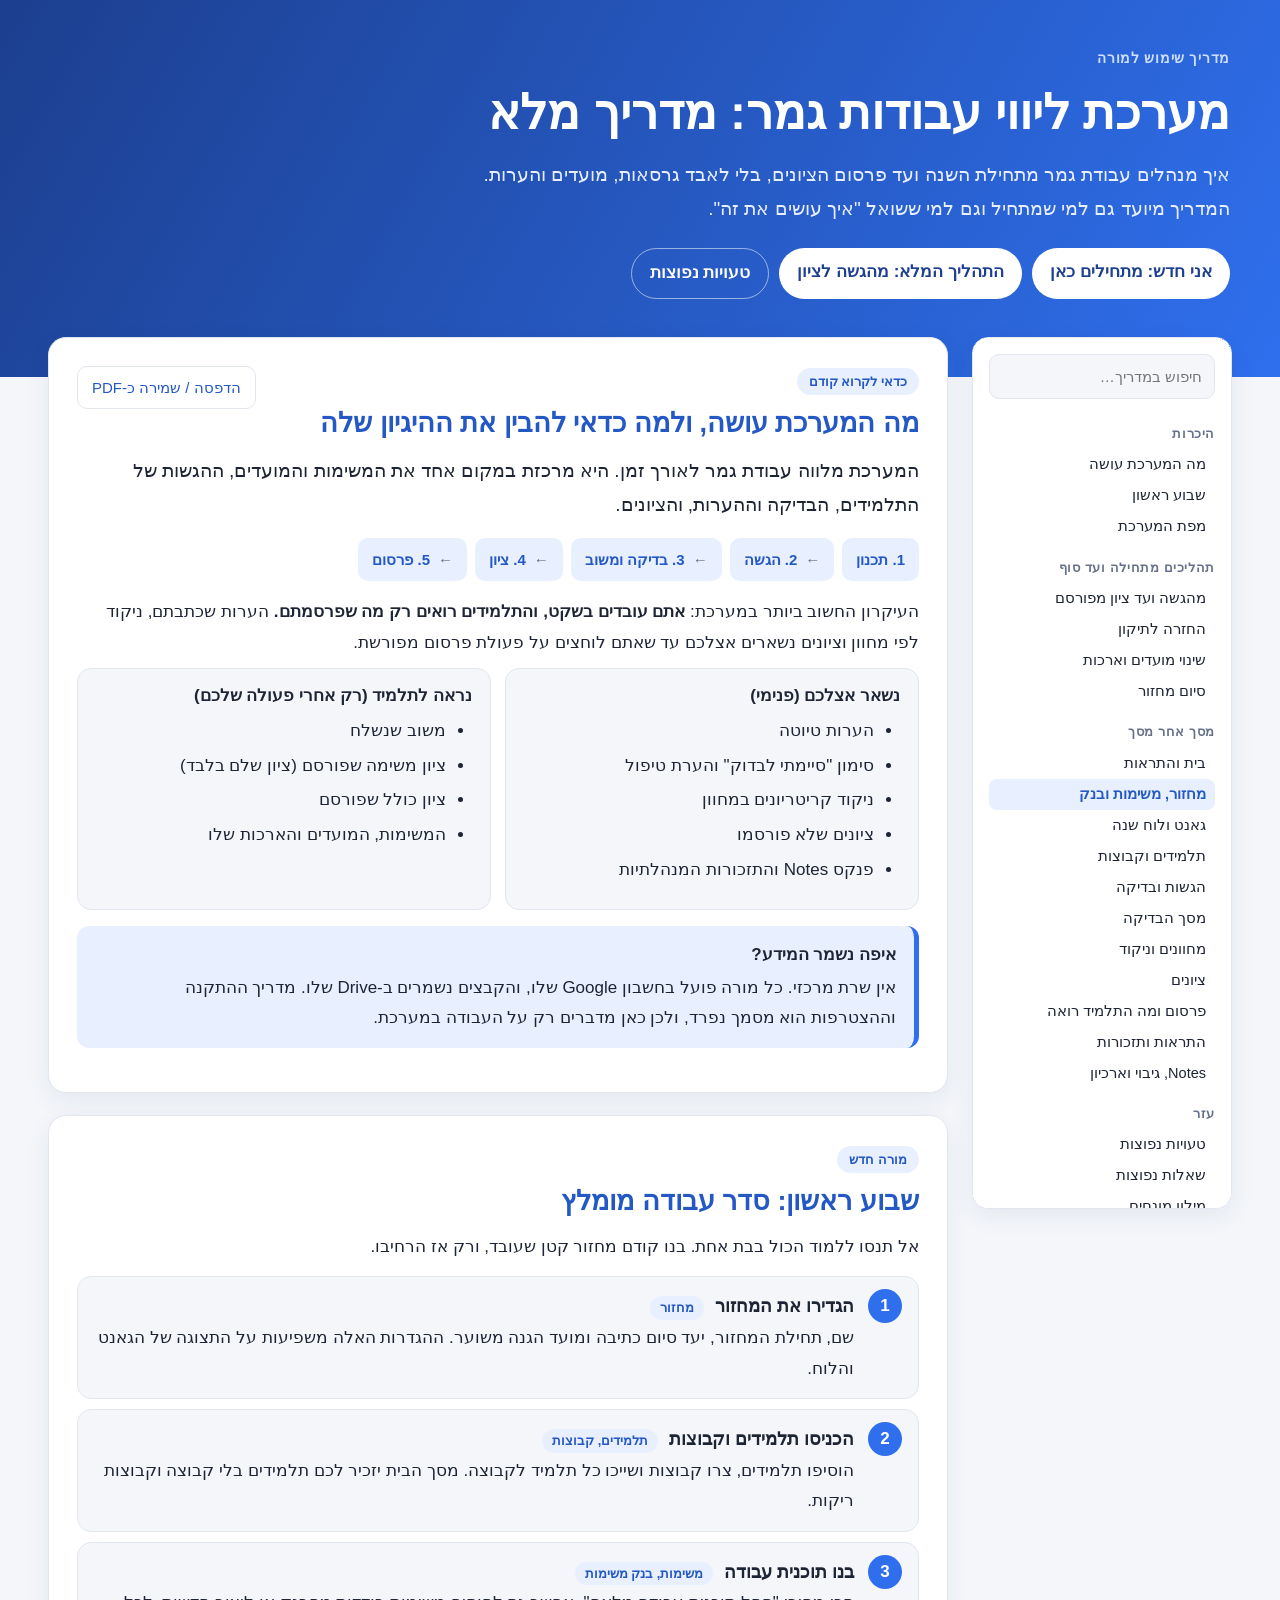
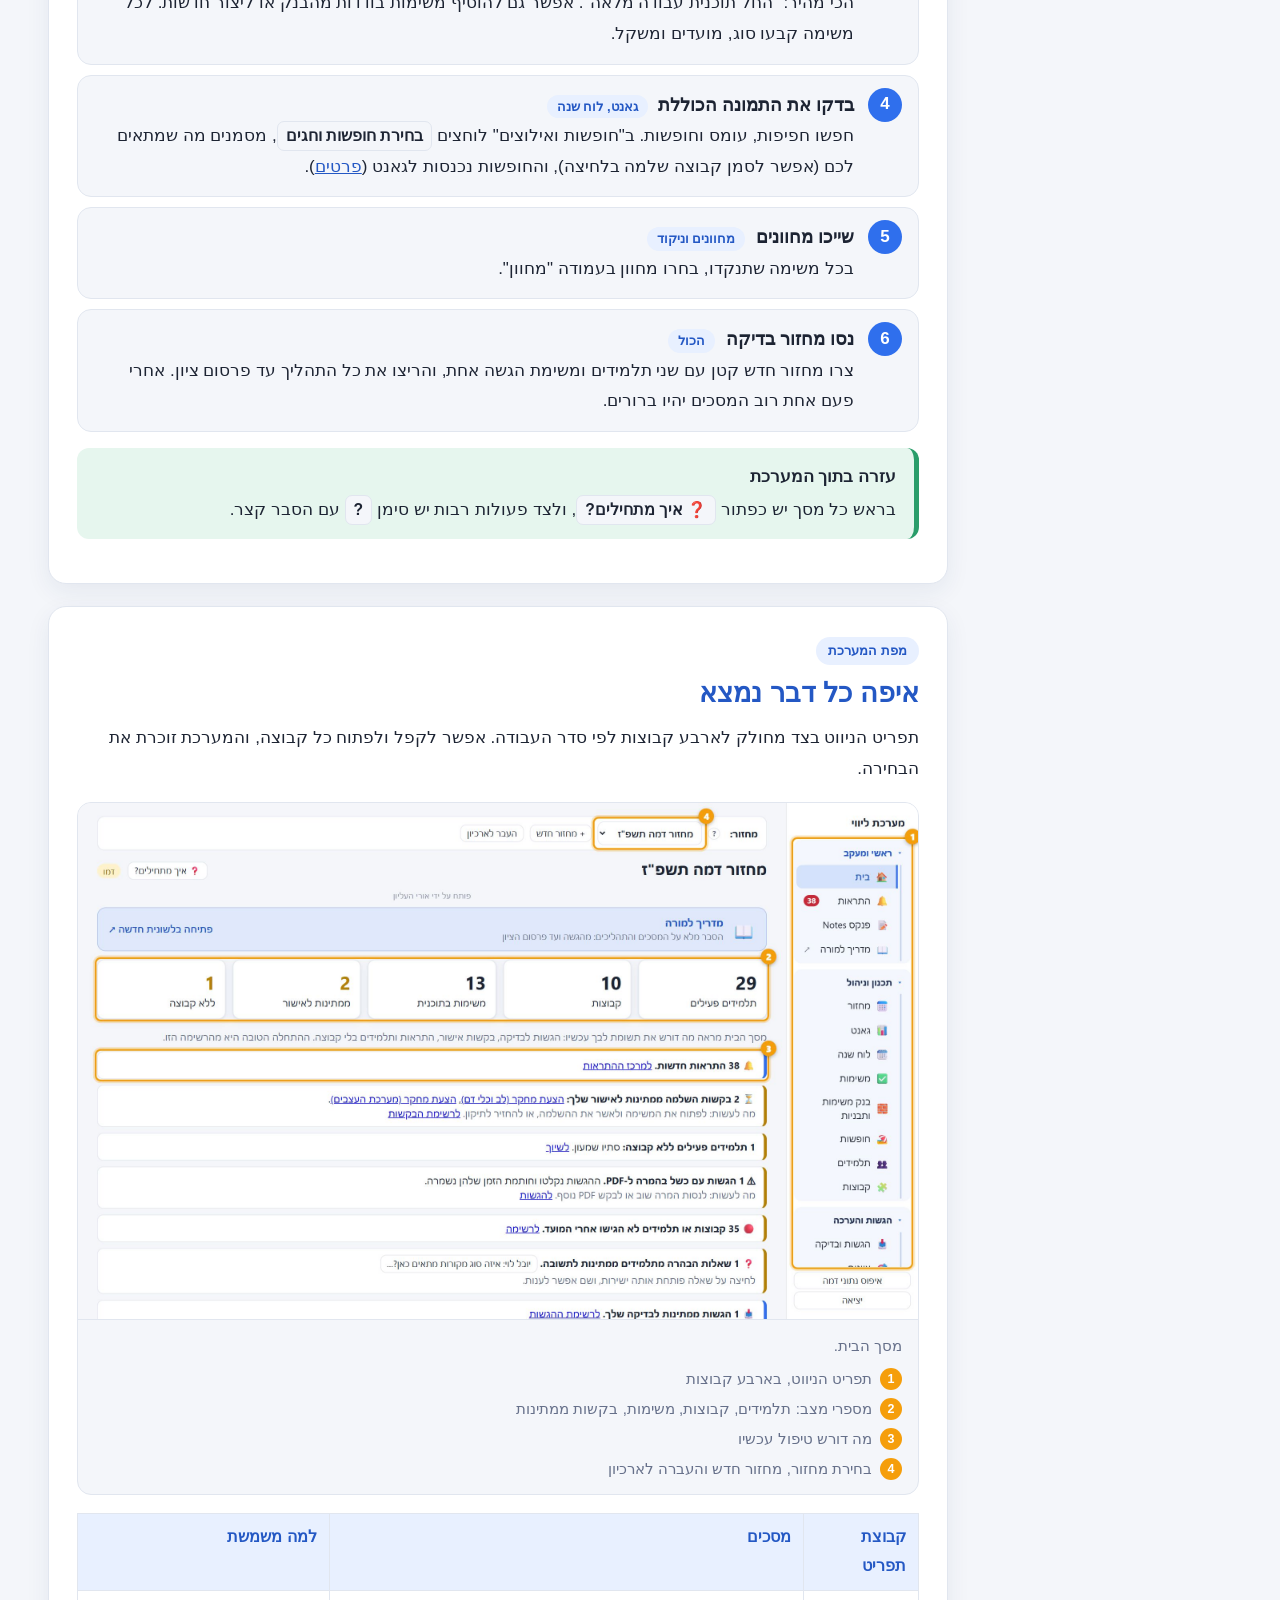
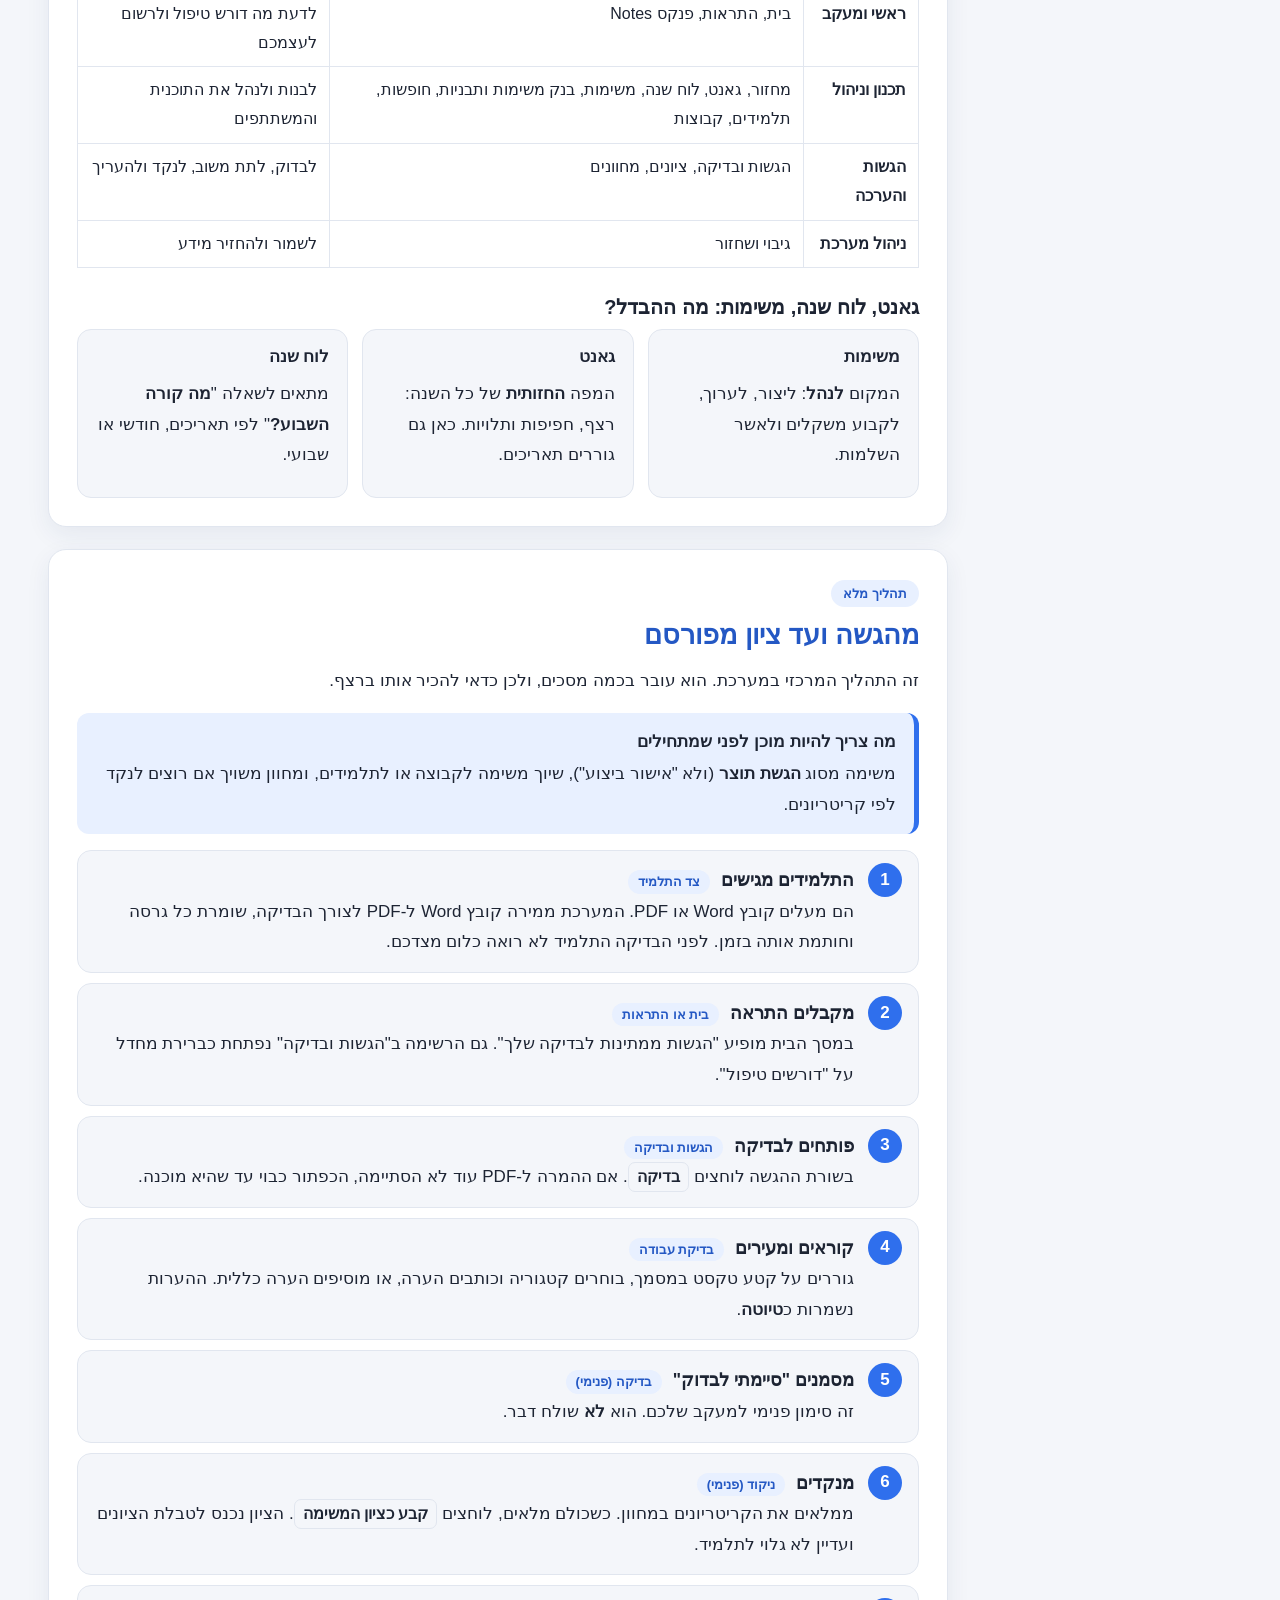
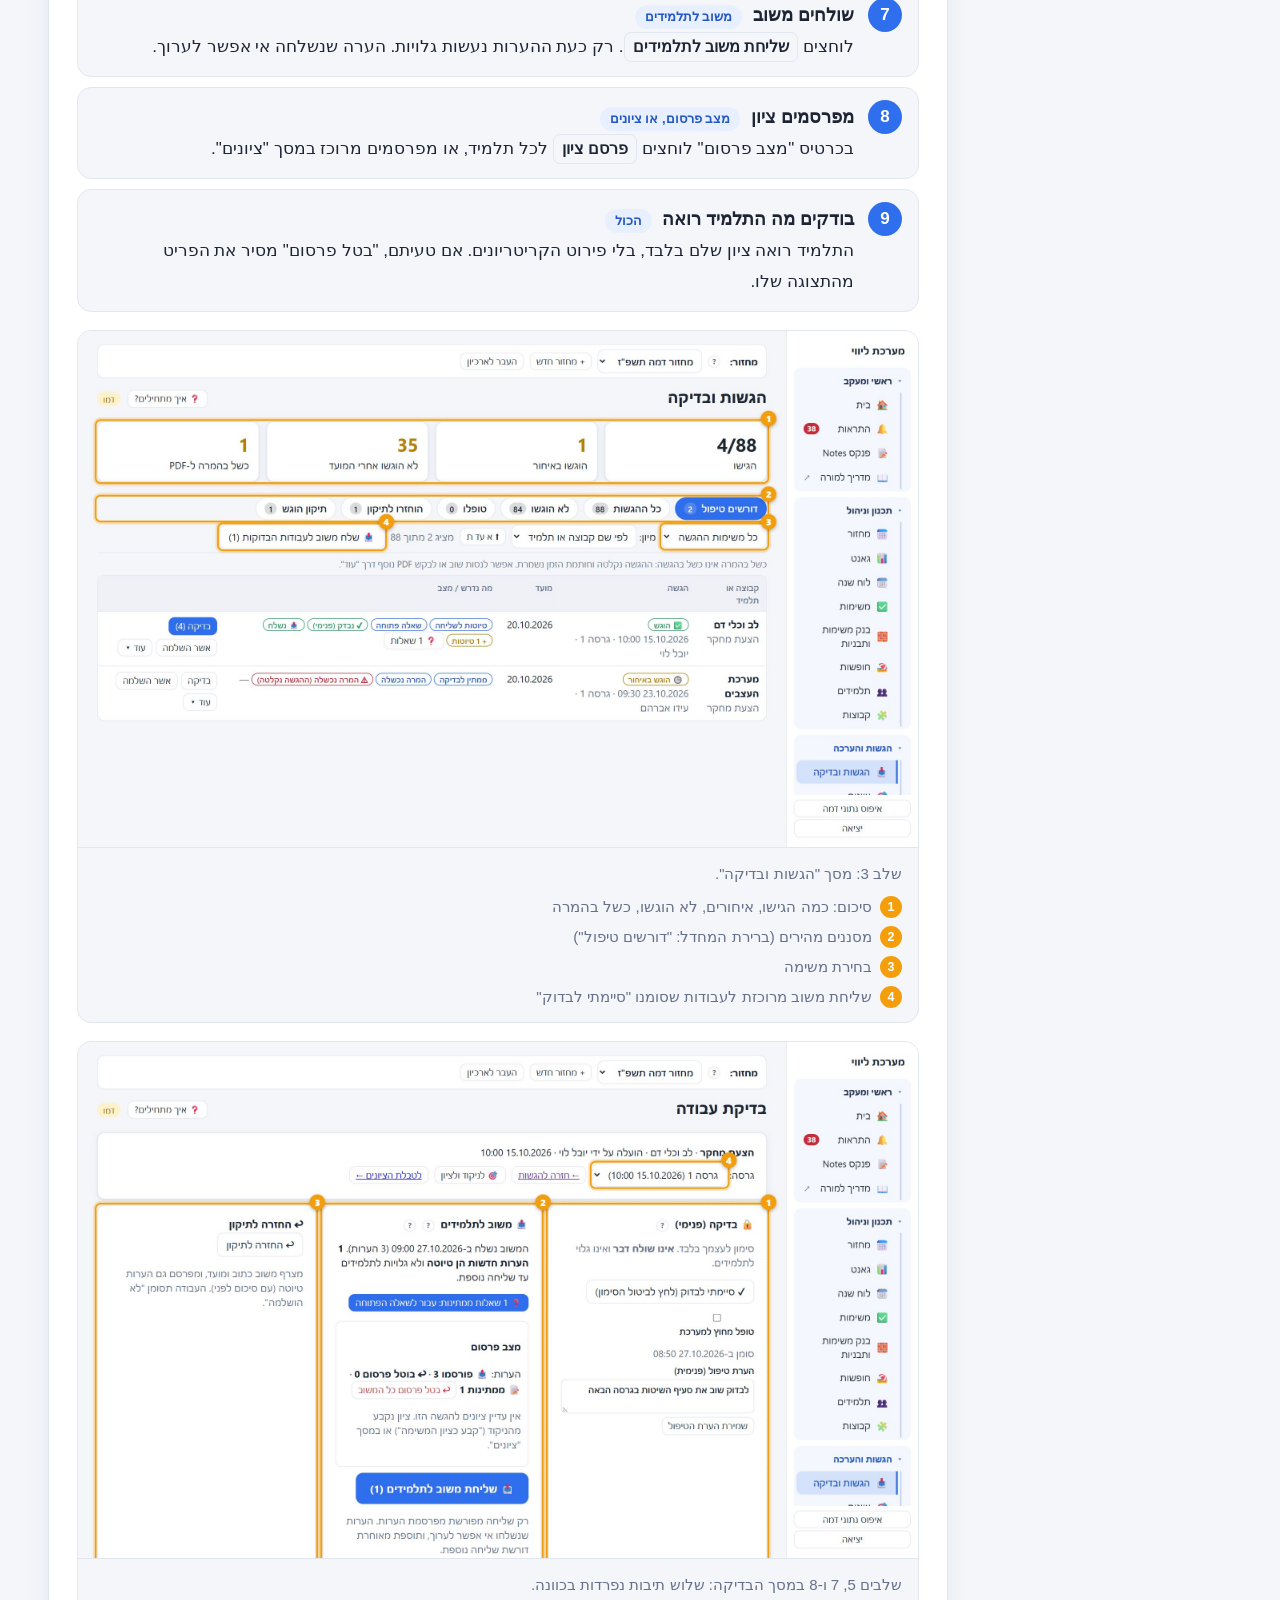
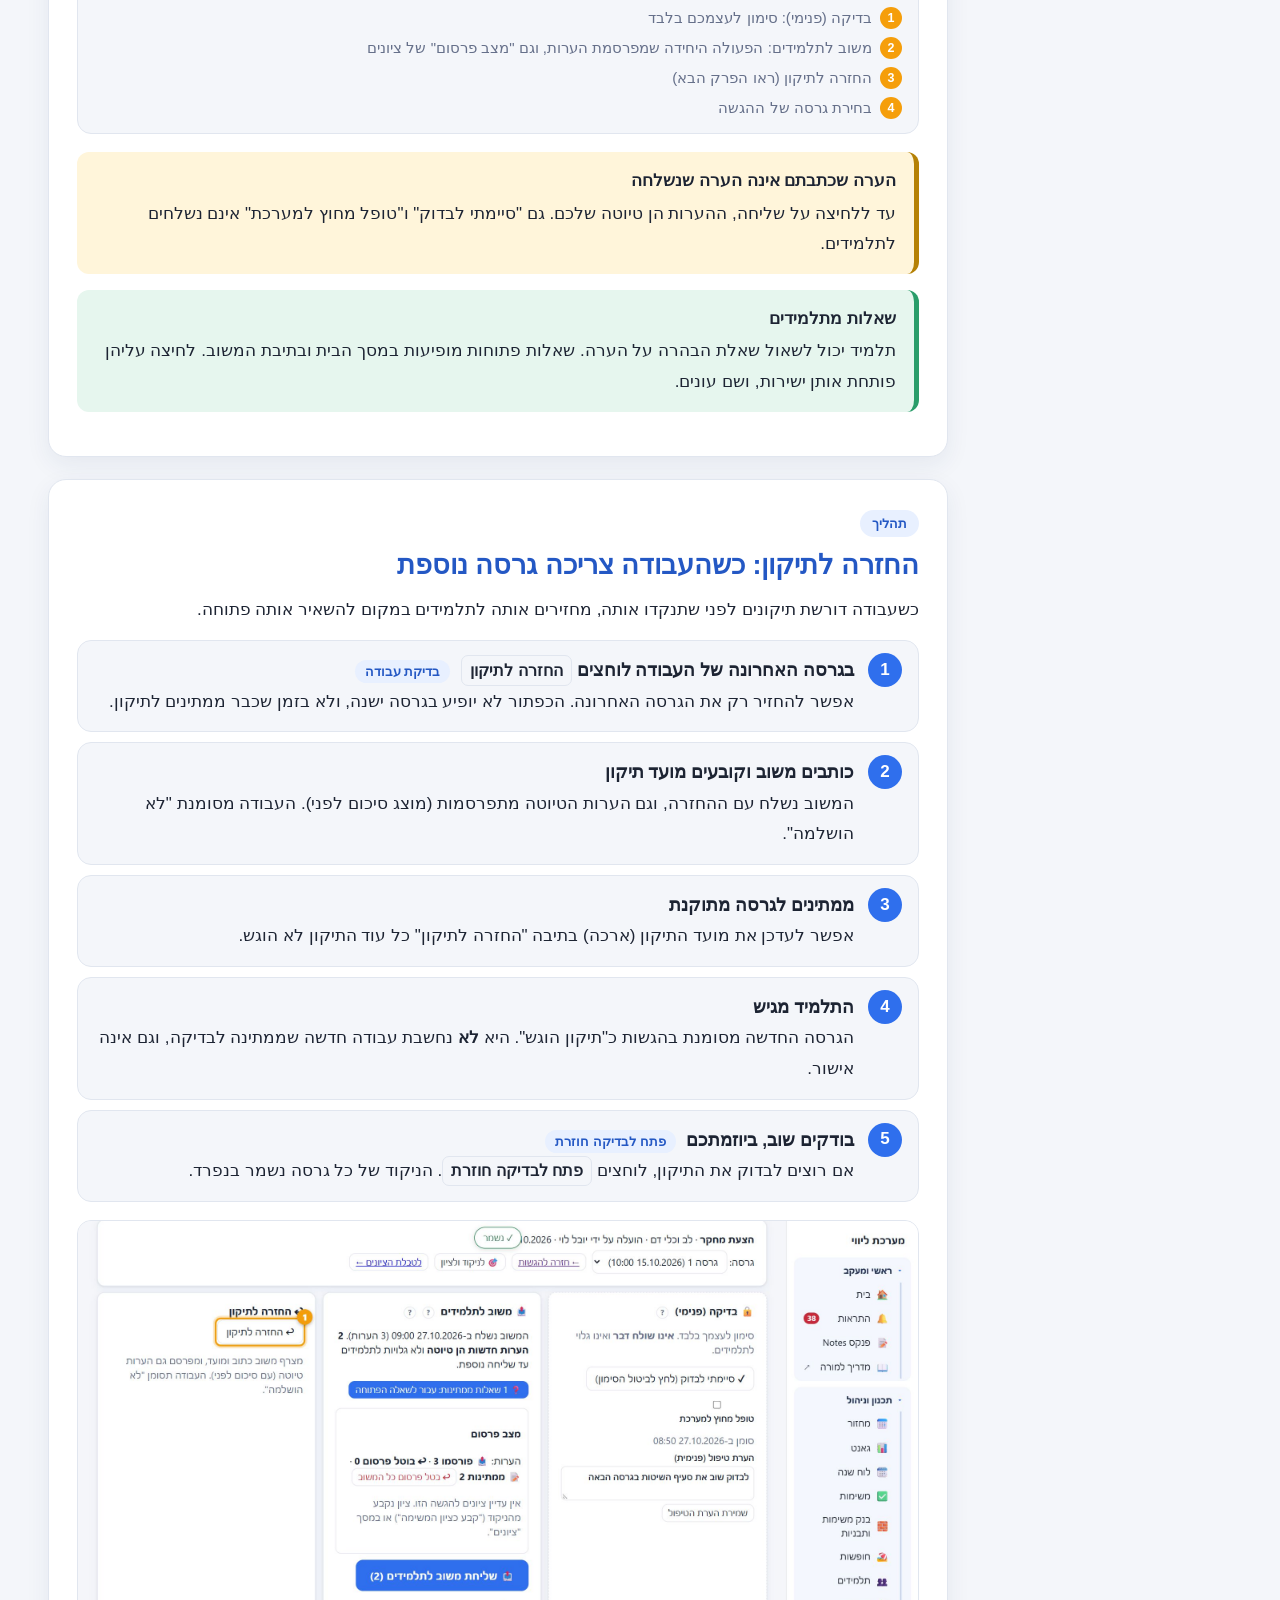
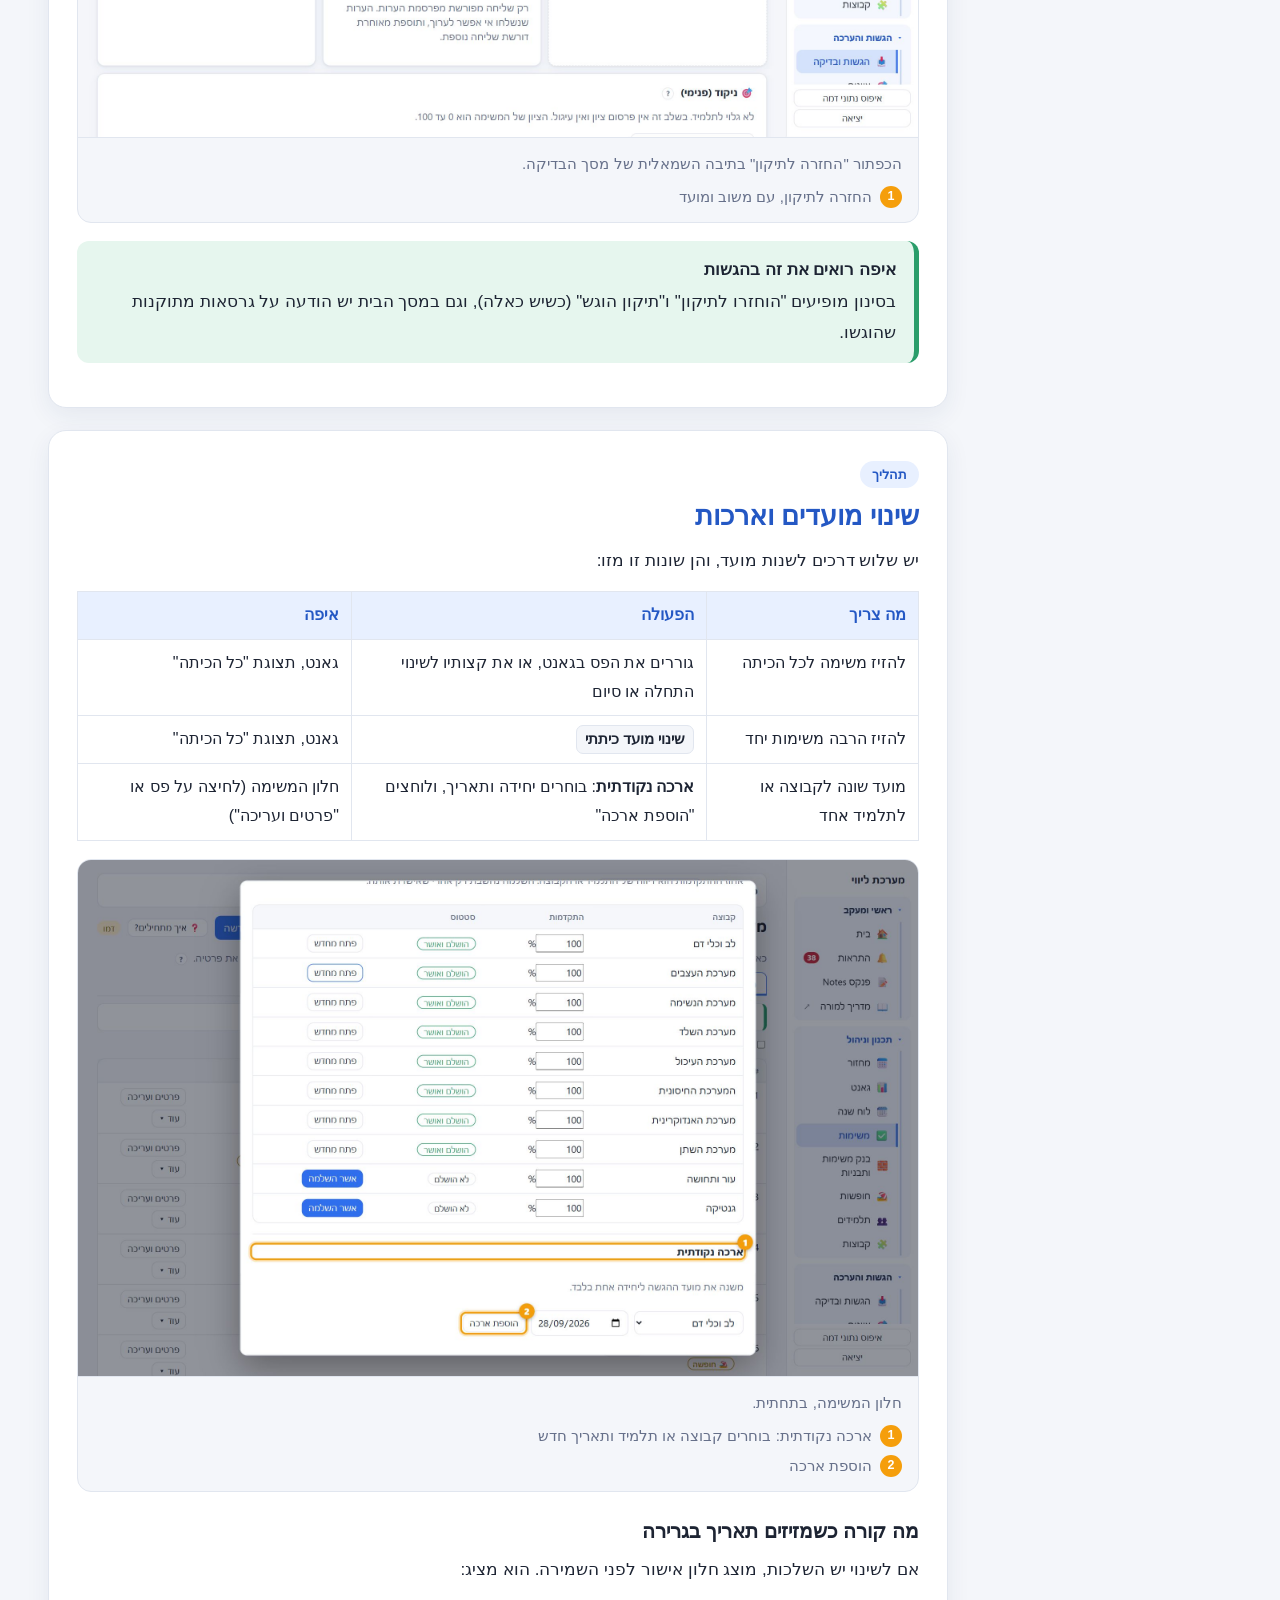
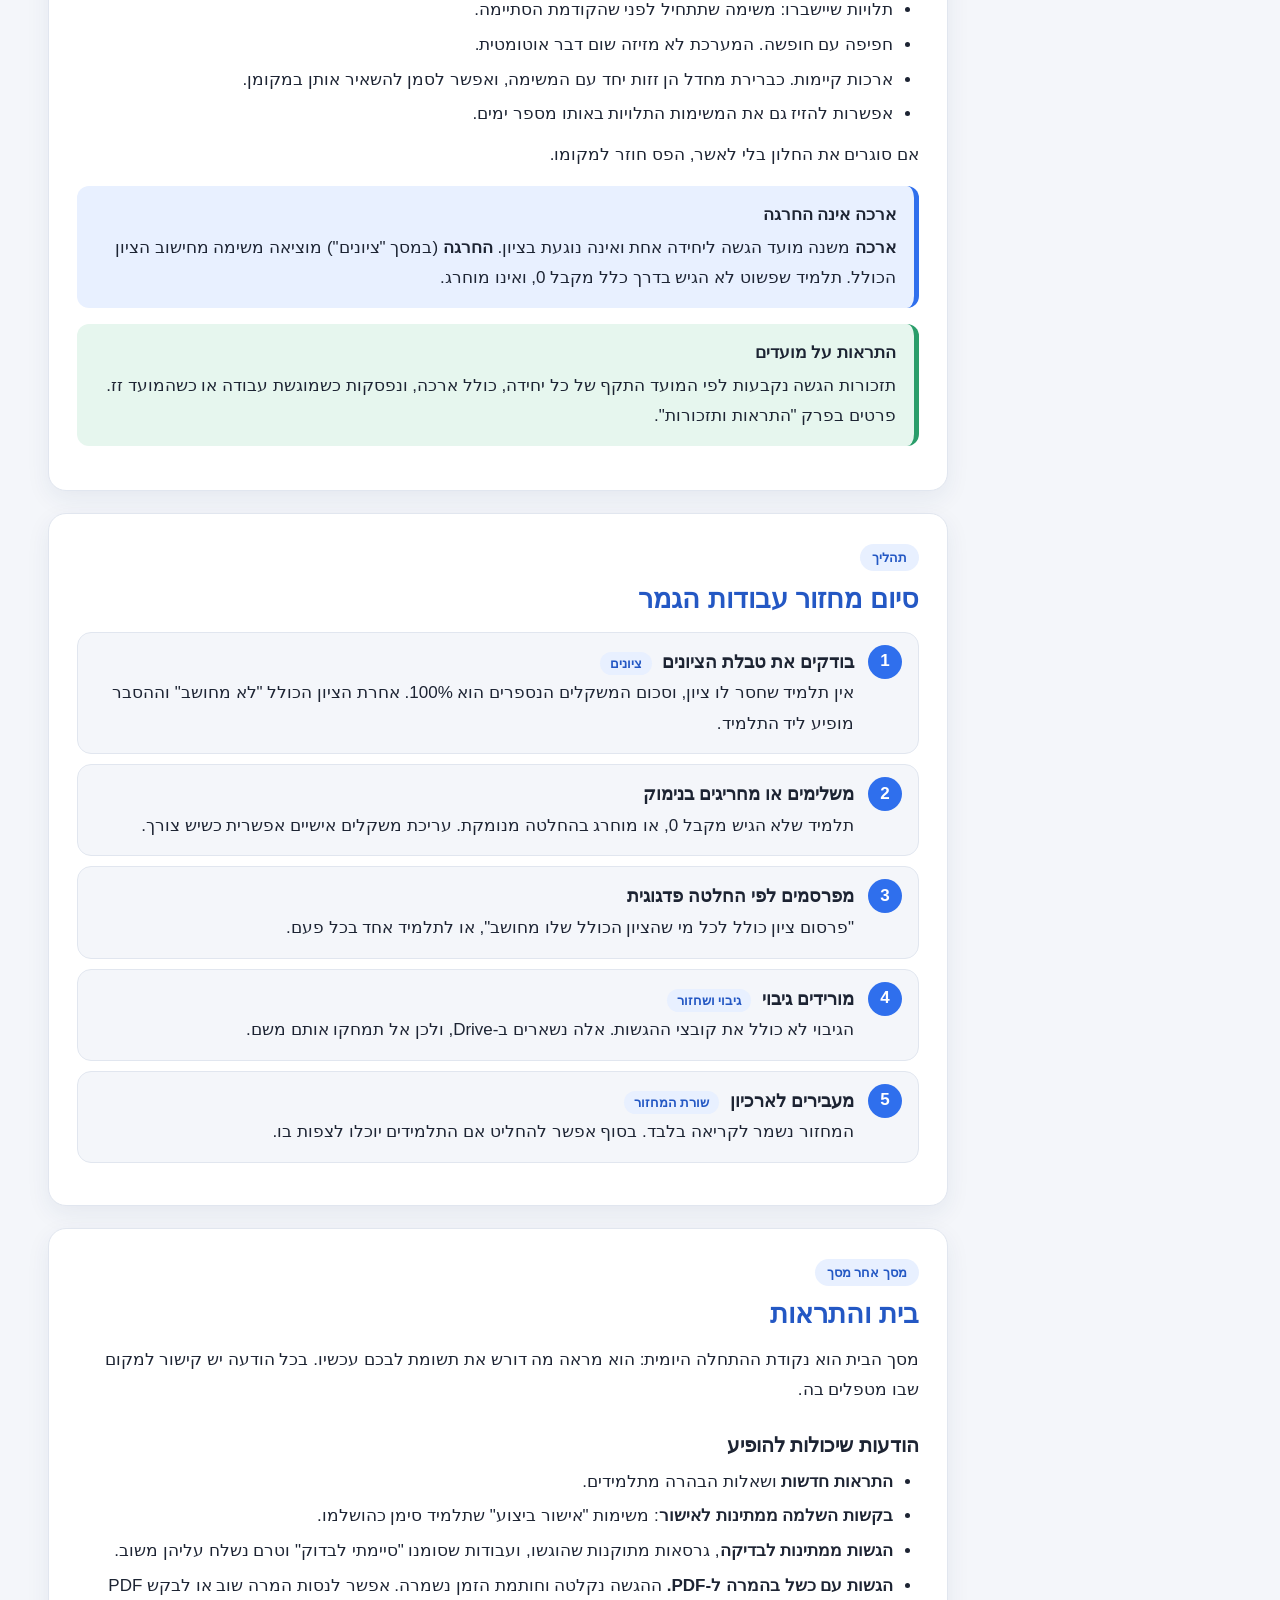
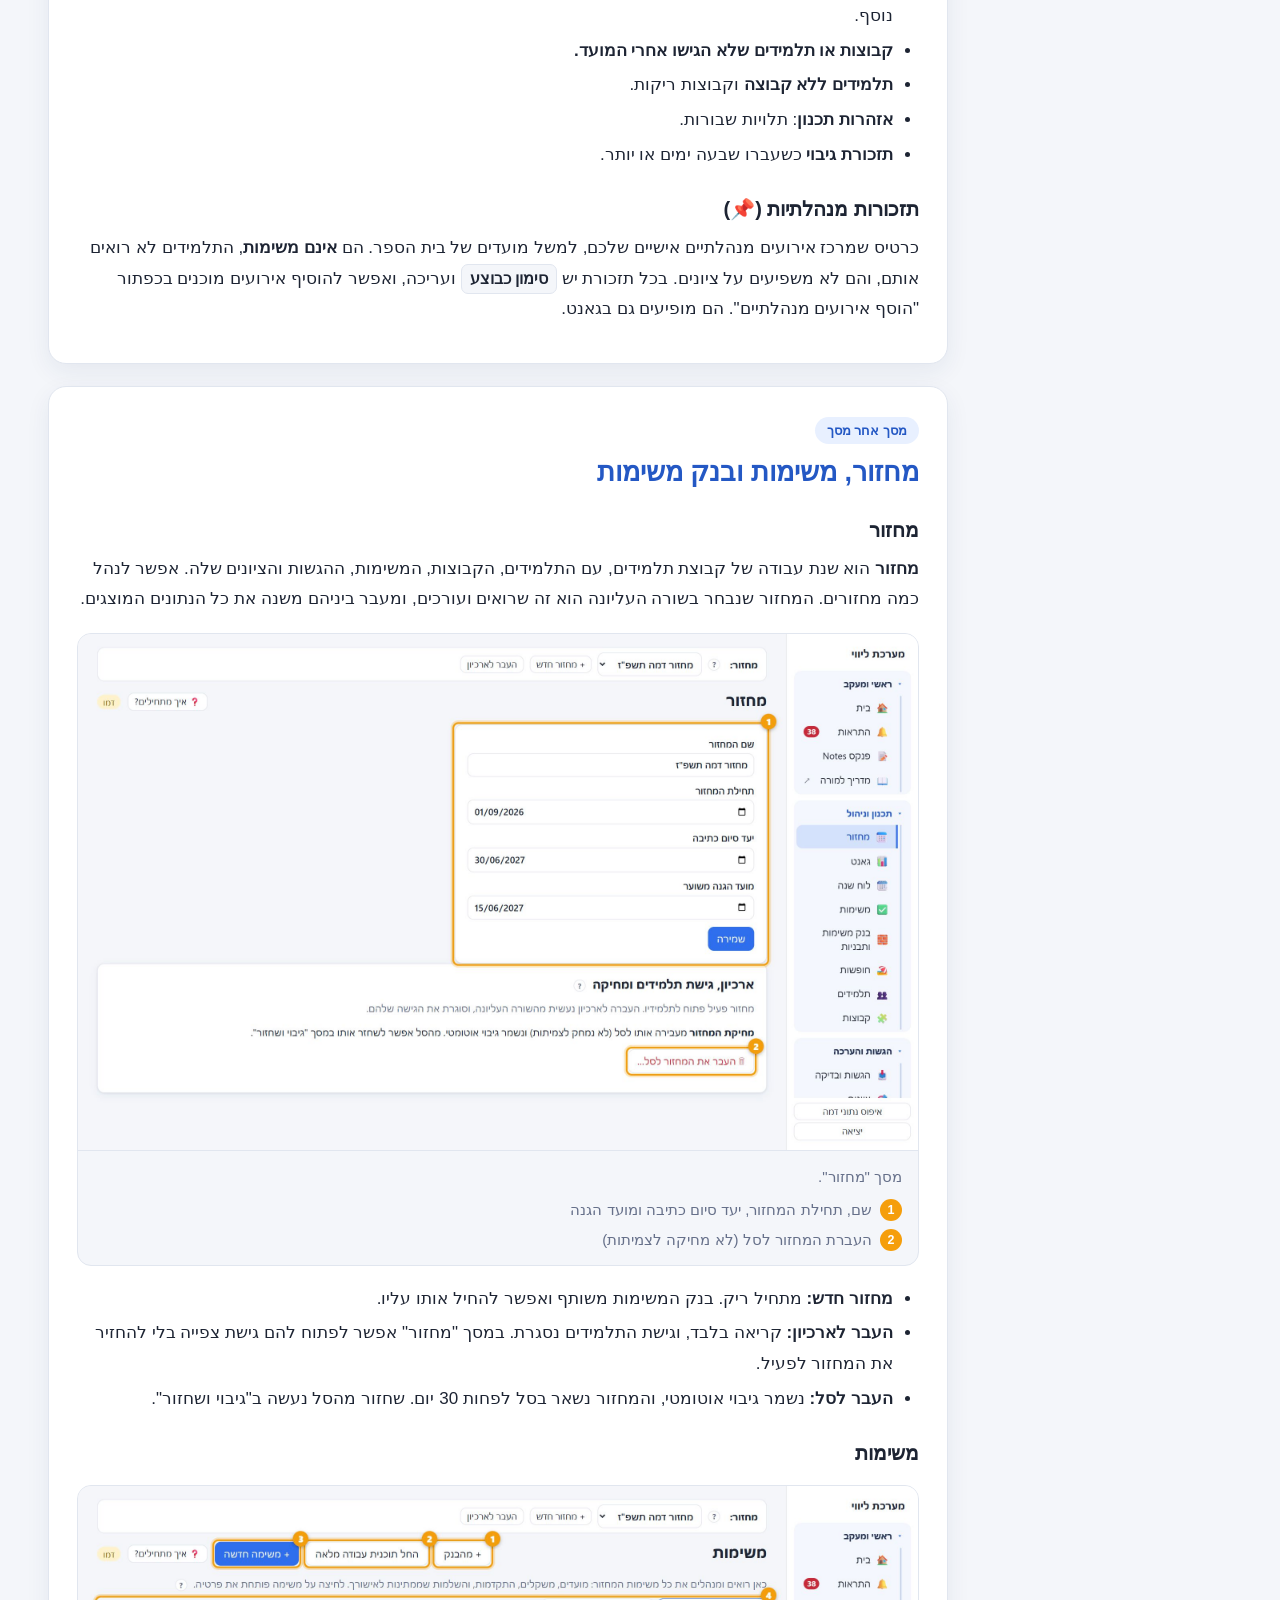
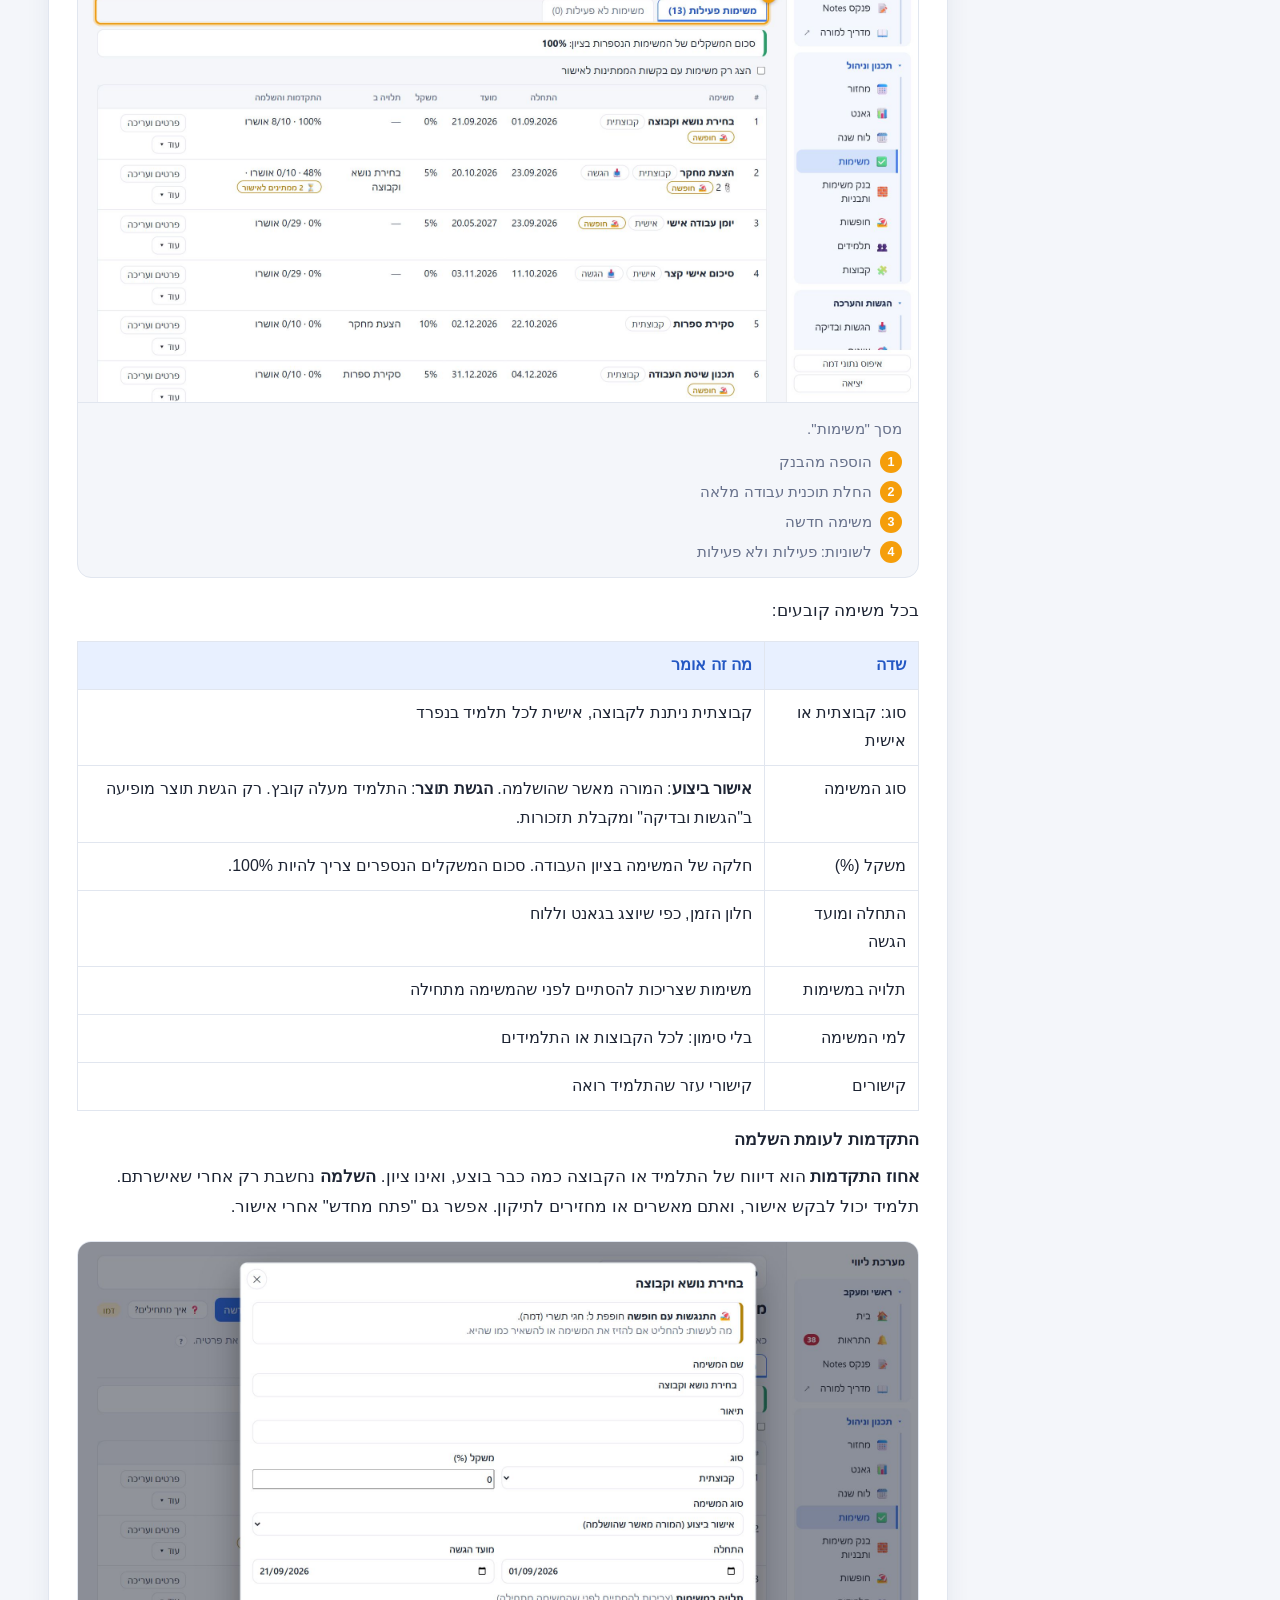
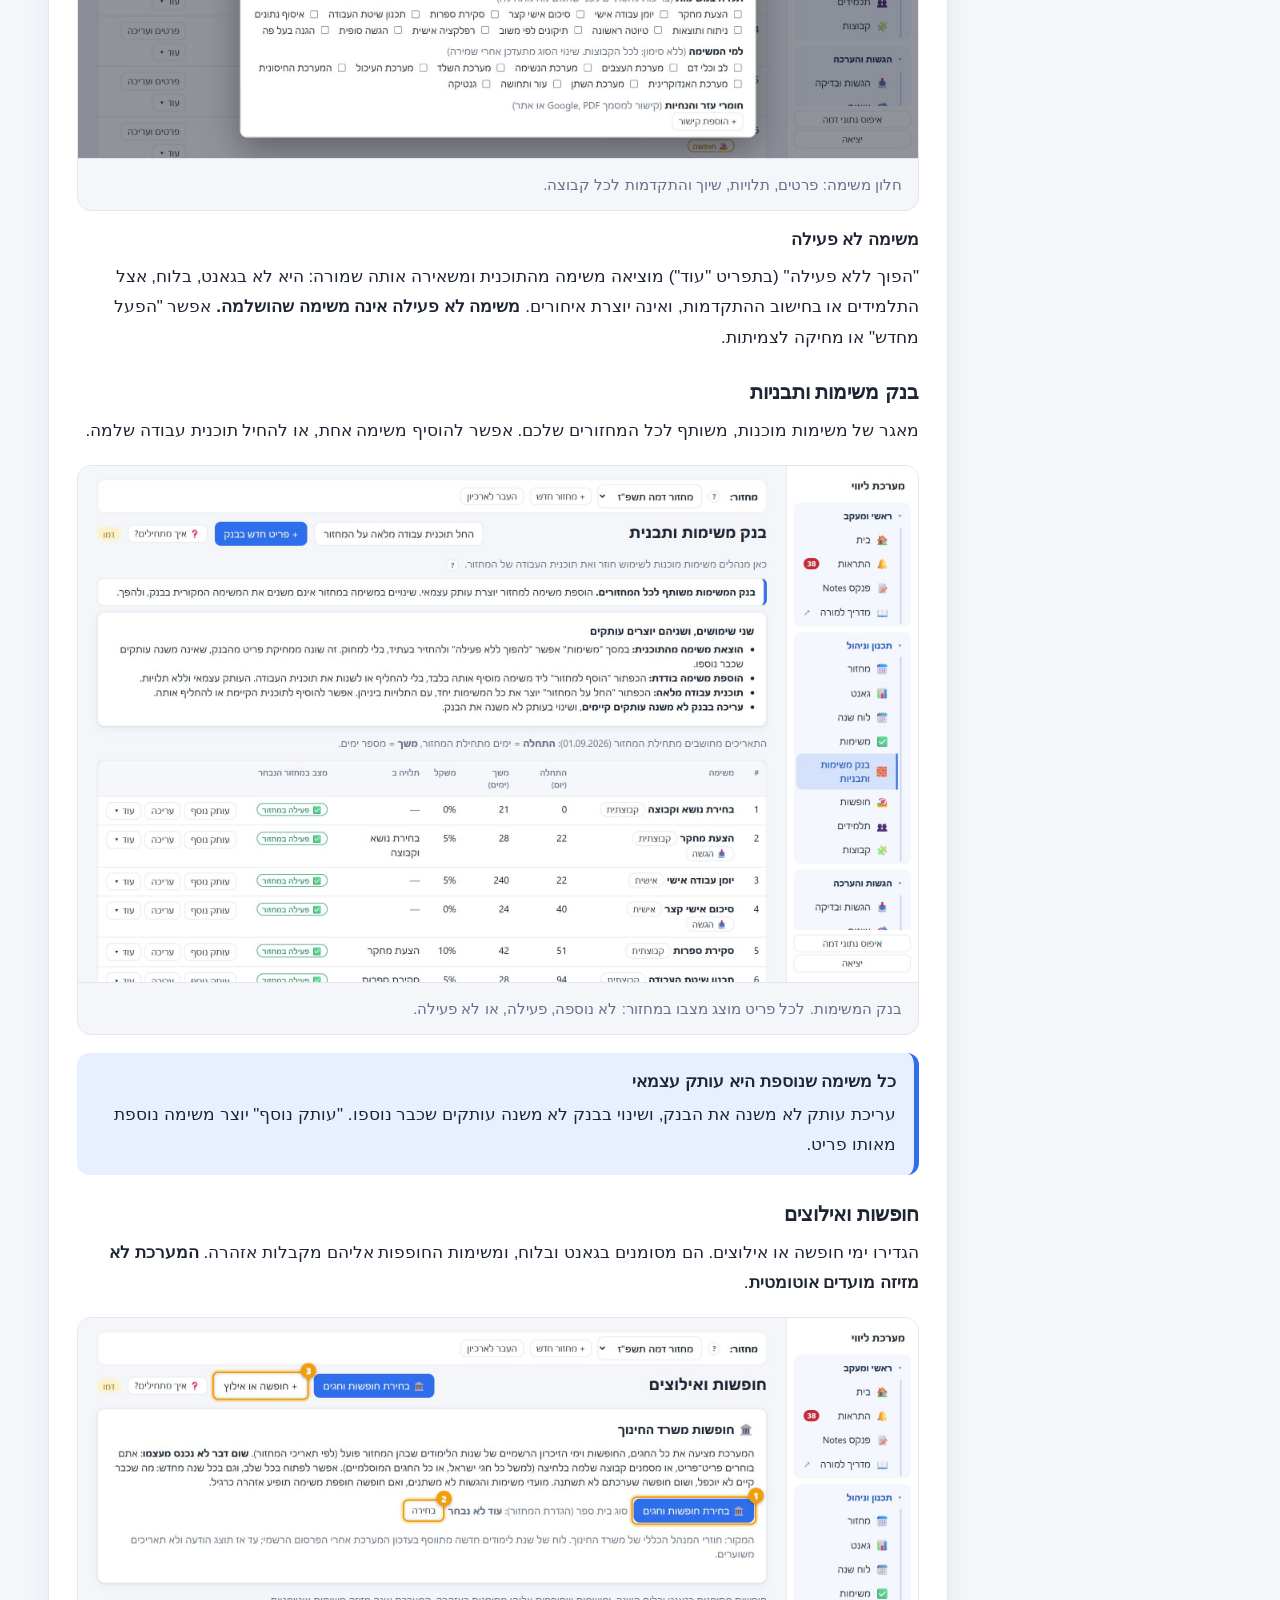
<file: guide/index.html>
<!doctype html>
<html lang="he" dir="rtl">
<head>
<meta charset="utf-8">
<meta name="viewport" content="width=device-width,initial-scale=1">
<meta name="robots" content="noindex,nofollow">
<title>מדריך למורה | מערכת ליווי עבודות גמר</title>
<meta name="description" content="מדריך שימוש מקיף למורה במערכת ליווי עבודות הגמר: תהליכי עבודה מההגדרה ועד פרסום הציון, הסבר מסך אחר מסך, שאלות נפוצות וטעויות שכדאי למנוע.">
<style>
:root{--bg:#f4f6fa;--card:#fff;--text:#1d2433;--muted:#66708a;--line:#e1e6ef;--brand:#2f6fed;--brand-dark:#2458c4;--brand-soft:#e8f0ff;--ok:#2a9d6a;--ok-soft:#e6f6ee;--warn:#b58105;--warn-soft:#fff5da;--bad:#c92a3a;--bad-soft:#fdeaec;--hero1:#1c3f8f;--hero2:#2f6fed;--shadow:0 8px 24px rgba(30,50,100,.07);--accent:#f59e0b}
@media (prefers-color-scheme:dark){:root{--bg:#11151f;--card:#1a2030;--text:#e8ecf5;--muted:#98a3bd;--line:#2a3350;--brand:#6c97ff;--brand-dark:#8fb0ff;--brand-soft:#1f2a47;--ok:#4cc38a;--ok-soft:#173226;--warn:#e8b84a;--warn-soft:#3a3018;--bad:#ff7a86;--bad-soft:#3b1d22;--hero1:#14275c;--hero2:#244a9c;--shadow:none}}
*{box-sizing:border-box}
html{scroll-behavior:smooth;scroll-padding-top:16px}
body{margin:0;background:var(--bg);color:var(--text);font:17px/1.8 "Segoe UI",Arial,"Noto Sans Hebrew",sans-serif}
a{color:var(--brand-dark)}
a:focus-visible,button:focus-visible,summary:focus-visible,input:focus-visible{outline:3px solid var(--accent);outline-offset:3px;border-radius:6px}
h1,h2,h3,h4{line-height:1.35;margin:0}
h2{font-size:27px;color:var(--brand-dark);margin-bottom:12px}
h3{font-size:20px;margin:26px 0 8px}
h4{font-size:17px;margin:18px 0 6px}
p{margin:10px 0}
ul,ol{margin:8px 0;padding-inline-start:26px}
li{margin:4px 0}
.hero{background:linear-gradient(120deg,var(--hero1),var(--hero2));color:#fff;padding:46px 20px 78px}
.wrap{max-width:1180px;margin:auto}
.hero .eyebrow{font-size:14px;font-weight:800;letter-spacing:.05em;color:#cfe0ff}
.hero h1{font-size:clamp(30px,4.6vw,48px);margin:10px 0 12px}
.hero p{font-size:19px;max-width:780px;color:#e6eeff;margin:0}
.hero .cta{display:flex;flex-wrap:wrap;gap:10px;margin-top:22px}
.hero .cta a{background:#fff;color:#1c3f8f;text-decoration:none;font-weight:700;padding:9px 18px;border-radius:999px}
.hero .cta a.ghost{background:transparent;color:#fff;border:1.5px solid #ffffff88}
.layout{max-width:1220px;margin:-40px auto 70px;padding:0 18px;display:grid;grid-template-columns:260px minmax(0,1fr);gap:24px;align-items:start}
.toc{position:sticky;top:14px;background:var(--card);border:1px solid var(--line);border-radius:16px;box-shadow:var(--shadow);padding:16px;max-height:calc(100vh - 28px);overflow:auto}
.toc input{width:100%;font:inherit;font-size:15px;padding:8px 12px;border:1px solid var(--line);border-radius:10px;background:var(--bg);color:var(--text);margin-bottom:10px}
.toc h5{margin:14px 0 4px;font-size:12.5px;color:var(--muted);letter-spacing:.05em}
.toc a{display:block;text-decoration:none;color:var(--text);font-size:14.5px;line-height:1.45;padding:5px 9px;border-radius:8px}
.toc a:hover{background:var(--brand-soft)}
.toc a.on{background:var(--brand-soft);color:var(--brand-dark);font-weight:700}
.toc-toggle{display:none}
section.panel{background:var(--card);border:1px solid var(--line);border-radius:18px;box-shadow:var(--shadow);padding:28px;margin-bottom:22px}
.badge{display:inline-block;font-size:13px;font-weight:800;color:var(--brand-dark);background:var(--brand-soft);padding:2px 12px;border-radius:999px;margin-bottom:10px}
.lead{font-size:19px}
.muted{color:var(--muted)}
.box{padding:14px 18px;border-radius:12px;margin:16px 0;border-inline-start:5px solid}
.box.info{background:var(--brand-soft);border-color:var(--brand)}
.box.tip{background:var(--ok-soft);border-color:var(--ok)}
.box.warn{background:var(--warn-soft);border-color:var(--warn)}
.box.mistake{background:var(--bad-soft);border-color:var(--bad)}
.box b.t{display:block;margin-bottom:2px}
.grid2{display:grid;grid-template-columns:1fr 1fr;gap:14px}
.grid3{display:grid;grid-template-columns:repeat(3,1fr);gap:14px}
.tile{background:var(--bg);border:1px solid var(--line);border-radius:14px;padding:16px 18px}
.tile h3,.tile h4{margin-top:0}
.tile a.big{text-decoration:none;color:inherit;display:block}
.path{display:flex;flex-wrap:wrap;gap:8px;margin:16px 0}
.path span{background:var(--brand-soft);color:var(--brand-dark);font-weight:700;border-radius:10px;padding:8px 14px;font-size:15px}
.path span+span:before{content:"←";margin-inline-end:8px;color:var(--muted)}
.steps{counter-reset:s;list-style:none;padding:0;margin:14px 0}
.steps>li{counter-increment:s;position:relative;background:var(--bg);border:1px solid var(--line);border-radius:14px;padding:14px 18px 14px 18px;padding-inline-start:64px;margin:10px 0}
.steps>li:before{content:counter(s);position:absolute;inset-inline-start:16px;top:12px;width:34px;height:34px;border-radius:50%;background:var(--brand);color:#fff;font-weight:800;display:flex;align-items:center;justify-content:center}
.steps>li b.h{display:block;font-size:17.5px}
.steps>li .where{display:inline-block;font-size:13px;font-weight:700;background:var(--brand-soft);color:var(--brand-dark);border-radius:999px;padding:0 10px;margin-inline-start:6px}
figure{margin:18px 0;border:1px solid var(--line);border-radius:14px;overflow:hidden;background:var(--bg)}
figure img{display:block;width:100%;height:auto;cursor:zoom-in}
figcaption{padding:12px 16px;font-size:15px;color:var(--muted);border-top:1px solid var(--line)}
figcaption ol{margin:6px 0 0;padding-inline-start:0;list-style:none;display:grid;gap:3px}
figcaption li{margin:0;padding-inline-start:30px;position:relative}
figcaption li:before{content:attr(data-n);position:absolute;inset-inline-start:0;top:3px;width:22px;height:22px;border-radius:50%;background:var(--accent);color:#fff;font-weight:800;font-size:12.5px;display:flex;align-items:center;justify-content:center}
.ph{border:2px dashed var(--line);border-radius:14px;padding:22px;text-align:center;color:var(--muted);margin:18px 0;background:var(--bg)}
details.acc{border:1px solid var(--line);border-radius:12px;margin:10px 0;background:var(--card)}
details.acc>summary{cursor:pointer;padding:12px 18px;font-weight:700;list-style:none;display:flex;align-items:center;gap:10px}
details.acc>summary::-webkit-details-marker{display:none}
details.acc>summary:after{content:"▾";margin-inline-start:auto;color:var(--muted);transition:transform .2s}
details.acc[open]>summary:after{transform:rotate(180deg)}
details.acc>div{padding:0 18px 14px}
table{width:100%;border-collapse:collapse;margin:14px 0;font-size:16px}
th,td{border:1px solid var(--line);padding:9px 12px;text-align:start;vertical-align:top}
th{background:var(--brand-soft);color:var(--brand-dark)}
.btnname{display:inline-block;background:var(--bg);border:1px solid var(--line);border-radius:7px;padding:0 8px;font-size:.92em;font-weight:600;white-space:nowrap}
kbd{font:inherit;font-size:.9em;background:var(--bg);border:1px solid var(--line);border-radius:6px;padding:0 6px}
.tags{display:flex;flex-wrap:wrap;gap:6px;margin:6px 0 10px}
.tags span{font-size:12.5px;font-weight:700;border-radius:999px;padding:1px 10px;background:var(--bg);border:1px solid var(--line);color:var(--muted)}
.check{list-style:none;padding:0}
.check li{border-bottom:1px solid var(--line);padding:8px 0}
.check li:before{content:"☐";color:var(--brand);font-weight:800;margin-inline-end:10px}
.print-btn{float:left;font:inherit;font-size:15px;background:var(--card);border:1px solid var(--line);color:var(--brand-dark);border-radius:10px;padding:7px 14px;cursor:pointer}
.print-only{display:none}
footer{text-align:center;color:var(--muted);font-size:14px;padding:0 20px 44px}
dialog.zoom{border:0;padding:0;background:transparent;max-width:96vw;max-height:94vh}
dialog.zoom::backdrop{background:rgba(10,15,30,.8)}
dialog.zoom img{max-width:96vw;max-height:92vh;border-radius:10px;display:block}
.hide{display:none!important}
@media (max-width:960px){
 .layout{display:block;margin-top:-34px}
 .toc{position:static;max-height:none;margin-bottom:18px}
 .toc-body{display:none}
 .toc.open .toc-body{display:block}
 .toc-toggle{display:flex;width:100%;font:inherit;font-weight:700;background:none;border:0;color:var(--text);padding:2px 0;cursor:pointer;justify-content:space-between}
 .grid2,.grid3{grid-template-columns:1fr}
 section.panel{padding:20px}
 .print-btn{float:none;display:block;margin-bottom:12px}
 h2{font-size:23px}
}
@media print{
 body{background:#fff;font-size:11pt;color:#000}
 .hero{background:#fff!important;color:#000!important;padding:0 0 10px;border-bottom:2px solid #2458c4}
 .hero p,.hero .eyebrow{color:#333!important}
 .hero .cta,.toc,.print-btn,.toc-toggle{display:none!important}
 .layout{display:block;margin:0;max-width:none;padding:0}
 section.panel{box-shadow:none;border:0;border-bottom:1px solid #ccc;border-radius:0;padding:14px 0;margin:0}
 details.acc>div{display:block}
 details.acc:not([open])>div{display:block}
 figure,.box,.steps>li,.tile,table{break-inside:avoid}
 h2,h3{break-after:avoid}
 figure img{cursor:default;max-height:340px;object-fit:contain}
 a{color:#000;text-decoration:none}
 .print-only{display:block}
}
</style>
</head>
<body>
<header class="hero"><div class="wrap">
 <div class="eyebrow">מדריך שימוש למורה</div>
 <h1>מערכת ליווי עבודות גמר: מדריך מלא</h1>
 <p>איך מנהלים עבודת גמר מתחילת השנה ועד פרסום הציונים, בלי לאבד גרסאות, מועדים והערות. המדריך מיועד גם למי שמתחיל וגם למי ששואל "איך עושים את זה".</p>
 <div class="cta"><a href="#first-week">אני חדש: מתחילים כאן</a><a href="#flow-grade">התהליך המלא: מהגשה לציון</a><a href="#mistakes" class="ghost">טעויות נפוצות</a></div>
</div></header>

<div class="layout">
<aside class="toc" id="toc">
 <button class="toc-toggle" type="button" aria-expanded="false" id="tocBtn"><span>תוכן העניינים וחיפוש</span><span>▾</span></button>
 <div class="toc-body">
  <input type="search" id="q" placeholder="חיפוש במדריך…" aria-label="חיפוש במדריך">
  <h5>היכרות</h5>
  <a href="#overview">מה המערכת עושה</a>
  <a href="#first-week">שבוע ראשון</a>
  <a href="#map">מפת המערכת</a>
  <h5>תהליכים מתחילה ועד סוף</h5>
  <a href="#flow-grade">מהגשה ועד ציון מפורסם</a>
  <a href="#flow-fix">החזרה לתיקון</a>
  <a href="#flow-dates">שינוי מועדים וארכות</a>
  <a href="#flow-end">סיום מחזור</a>
  <h5>מסך אחר מסך</h5>
  <a href="#s-home">בית והתראות</a>
  <a href="#s-plan">מחזור, משימות ובנק</a>
  <a href="#s-gantt">גאנט ולוח שנה</a>
  <a href="#s-people">תלמידים וקבוצות</a>
  <a href="#s-subs">הגשות ובדיקה</a>
  <a href="#s-review">מסך הבדיקה</a>
  <a href="#s-rubrics">מחוונים וניקוד</a>
  <a href="#s-grades">ציונים</a>
  <a href="#s-publish">פרסום ומה התלמיד רואה</a>
  <a href="#s-notif">התראות ותזכורות</a>
  <a href="#s-tools">Notes, גיבוי וארכיון</a>
  <h5>עזר</h5>
  <a href="#mistakes">טעויות נפוצות</a>
  <a href="#faq">שאלות נפוצות</a>
  <a href="#glossary">מילון מונחים</a>
  <a href="#checklist">רשימת בדיקה</a>
 </div>
</aside>

<main id="content">

<section class="panel" id="overview" data-s>
 <button class="print-btn" onclick="window.print()" type="button">הדפסה / שמירה כ-PDF</button>
 <span class="badge">כדאי לקרוא קודם</span>
 <h2>מה המערכת עושה, ולמה כדאי להבין את ההיגיון שלה</h2>
 <p class="lead">המערכת מלווה עבודת גמר לאורך זמן. היא מרכזת במקום אחד את המשימות והמועדים, ההגשות של התלמידים, הבדיקה וההערות, והציונים.</p>
 <div class="path"><span>1. תכנון</span><span>2. הגשה</span><span>3. בדיקה ומשוב</span><span>4. ציון</span><span>5. פרסום</span></div>
 <p>העיקרון החשוב ביותר במערכת: <b>אתם עובדים בשקט, והתלמידים רואים רק מה שפרסמתם.</b> הערות שכתבתם, ניקוד לפי מחוון וציונים נשארים אצלכם עד שאתם לוחצים על פעולת פרסום מפורשת.</p>
 <div class="grid2">
  <div class="tile"><h4>נשאר אצלכם (פנימי)</h4><ul><li>הערות טיוטה</li><li>סימון "סיימתי לבדוק" והערת טיפול</li><li>ניקוד קריטריונים במחוון</li><li>ציונים שלא פורסמו</li><li>פנקס Notes והתזכורות המנהלתיות</li></ul></div>
  <div class="tile"><h4>נראה לתלמיד (רק אחרי פעולה שלכם)</h4><ul><li>משוב שנשלח</li><li>ציון משימה שפורסם (ציון שלם בלבד)</li><li>ציון כולל שפורסם</li><li>המשימות, המועדים והארכות שלו</li></ul></div>
 </div>
 <div class="box info"><b class="t">איפה נשמר המידע?</b>אין שרת מרכזי. כל מורה פועל בחשבון Google שלו, והקבצים נשמרים ב-Drive שלו. מדריך ההתקנה וההצטרפות הוא מסמך נפרד, ולכן כאן מדברים רק על העבודה במערכת.</div>
</section>

<section class="panel" id="first-week" data-s>
 <span class="badge">מורה חדש</span>
 <h2>שבוע ראשון: סדר עבודה מומלץ</h2>
 <p>אל תנסו ללמוד הכול בבת אחת. בנו קודם מחזור קטן שעובד, ורק אז הרחיבו.</p>
 <ol class="steps">
  <li><b class="h">הגדירו את המחזור <span class="where">מחזור</span></b>שם, תחילת המחזור, יעד סיום כתיבה ומועד הגנה משוער. ההגדרות האלה משפיעות על התצוגה של הגאנט והלוח.</li>
  <li><b class="h">הכניסו תלמידים וקבוצות <span class="where">תלמידים, קבוצות</span></b>הוסיפו תלמידים, צרו קבוצות ושייכו כל תלמיד לקבוצה. מסך הבית יזכיר לכם תלמידים בלי קבוצה וקבוצות ריקות.</li>
  <li><b class="h">בנו תוכנית עבודה <span class="where">משימות, בנק משימות</span></b>הכי מהיר: "החל תוכנית עבודה מלאה". אפשר גם להוסיף משימות בודדות מהבנק או ליצור חדשות. לכל משימה קבעו סוג, מועדים ומשקל.</li>
  <li><b class="h">בדקו את התמונה הכוללת <span class="where">גאנט, לוח שנה</span></b>חפשו חפיפות, עומס וחופשות. ב"חופשות ואילוצים" לוחצים <span class="btnname">בחירת חופשות וחגים</span>, מסמנים מה שמתאים לכם (אפשר לסמן קבוצה שלמה בלחיצה), והחופשות נכנסות לגאנט (<a href="#vacations">פרטים</a>).</li>
  <li><b class="h">שייכו מחוונים <span class="where">מחוונים וניקוד</span></b>בכל משימה שתנקדו, בחרו מחוון בעמודה "מחוון".</li>
  <li><b class="h">נסו מחזור בדיקה <span class="where">הכול</span></b>צרו מחזור חדש קטן עם שני תלמידים ומשימת הגשה אחת, והריצו את כל התהליך עד פרסום ציון. אחרי פעם אחת רוב המסכים יהיו ברורים.</li>
 </ol>
 <div class="box tip"><b class="t">עזרה בתוך המערכת</b>בראש כל מסך יש כפתור <span class="btnname">❓ איך מתחילים?</span>, ולצד פעולות רבות יש סימן <span class="btnname">?</span> עם הסבר קצר.</div>
</section>

<section class="panel" id="map" data-s>
 <span class="badge">מפת המערכת</span>
 <h2>איפה כל דבר נמצא</h2>
 <p>תפריט הניווט בצד מחולק לארבע קבוצות לפי סדר העבודה. אפשר לקפל ולפתוח כל קבוצה, והמערכת זוכרת את הבחירה.</p>
 <figure><img src="img/01-home.jpg" alt="מסך הבית עם תפריט הניווט" loading="lazy"><figcaption>מסך הבית.<ol><li data-n="1">תפריט הניווט, בארבע קבוצות</li><li data-n="2">מספרי מצב: תלמידים, קבוצות, משימות, בקשות ממתינות</li><li data-n="3">מה דורש טיפול עכשיו</li><li data-n="4">בחירת מחזור, מחזור חדש והעברה לארכיון</li></ol></figcaption></figure>
 <table>
  <thead><tr><th>קבוצת תפריט</th><th>מסכים</th><th>למה משמשת</th></tr></thead>
  <tbody>
   <tr><td><b>ראשי ומעקב</b></td><td>בית, התראות, פנקס Notes</td><td>לדעת מה דורש טיפול ולרשום לעצמכם</td></tr>
   <tr><td><b>תכנון וניהול</b></td><td>מחזור, גאנט, לוח שנה, משימות, בנק משימות ותבניות, חופשות, תלמידים, קבוצות</td><td>לבנות ולנהל את התוכנית והמשתתפים</td></tr>
   <tr><td><b>הגשות והערכה</b></td><td>הגשות ובדיקה, ציונים, מחוונים</td><td>לבדוק, לתת משוב, לנקד ולהעריך</td></tr>
   <tr><td><b>ניהול מערכת</b></td><td>גיבוי ושחזור</td><td>לשמור ולהחזיר מידע</td></tr>
  </tbody>
 </table>
 <h3>גאנט, לוח שנה, משימות: מה ההבדל?</h3>
 <div class="grid3">
  <div class="tile"><h4>משימות</h4><p>המקום <b>לנהל</b>: ליצור, לערוך, לקבוע משקלים ולאשר השלמות.</p></div>
  <div class="tile"><h4>גאנט</h4><p>המפה <b>החזותית</b> של כל השנה: רצף, חפיפות ותלויות. כאן גם גוררים תאריכים.</p></div>
  <div class="tile"><h4>לוח שנה</h4><p>מתאים לשאלה "<b>מה קורה השבוע?</b>" לפי תאריכים, חודשי או שבועי.</p></div>
 </div>
</section>

<section class="panel" id="flow-grade" data-s>
 <span class="badge">תהליך מלא</span>
 <h2>מהגשה ועד ציון מפורסם</h2>
 <p>זה התהליך המרכזי במערכת. הוא עובר בכמה מסכים, ולכן כדאי להכיר אותו ברצף.</p>
 <div class="box info"><b class="t">מה צריך להיות מוכן לפני שמתחילים</b>משימה מסוג <b>הגשת תוצר</b> (ולא "אישור ביצוע"), שיוך משימה לקבוצה או לתלמידים, ומחוון משויך אם רוצים לנקד לפי קריטריונים.</div>
 <ol class="steps">
  <li><b class="h">התלמידים מגישים <span class="where">צד התלמיד</span></b>הם מעלים קובץ Word או PDF. המערכת ממירה קובץ Word ל-PDF לצורך הבדיקה, שומרת כל גרסה וחותמת אותה בזמן. לפני הבדיקה התלמיד לא רואה כלום מצדכם.</li>
  <li><b class="h">מקבלים התראה <span class="where">בית או התראות</span></b>במסך הבית מופיע "הגשות ממתינות לבדיקה שלך". גם הרשימה ב"הגשות ובדיקה" נפתחת כברירת מחדל על "דורשים טיפול".</li>
  <li><b class="h">פותחים לבדיקה <span class="where">הגשות ובדיקה</span></b>בשורת ההגשה לוחצים <span class="btnname">בדיקה</span>. אם ההמרה ל-PDF עוד לא הסתיימה, הכפתור כבוי עד שהיא מוכנה.</li>
  <li><b class="h">קוראים ומעירים <span class="where">בדיקת עבודה</span></b>גוררים על קטע טקסט במסמך, בוחרים קטגוריה וכותבים הערה, או מוסיפים הערה כללית. ההערות נשמרות כ<b>טיוטה</b>.</li>
  <li><b class="h">מסמנים "סיימתי לבדוק" <span class="where">בדיקה (פנימי)</span></b>זה סימון פנימי למעקב שלכם. הוא <b>לא</b> שולח דבר.</li>
  <li><b class="h">מנקדים <span class="where">ניקוד (פנימי)</span></b>ממלאים את הקריטריונים במחוון. כשכולם מלאים, לוחצים <span class="btnname">קבע כציון המשימה</span>. הציון נכנס לטבלת הציונים ועדיין לא גלוי לתלמיד.</li>
  <li><b class="h">שולחים משוב <span class="where">משוב לתלמידים</span></b>לוחצים <span class="btnname">שליחת משוב לתלמידים</span>. רק כעת ההערות נעשות גלויות. הערה שנשלחה אי אפשר לערוך.</li>
  <li><b class="h">מפרסמים ציון <span class="where">מצב פרסום, או ציונים</span></b>בכרטיס "מצב פרסום" לוחצים <span class="btnname">פרסם ציון</span> לכל תלמיד, או מפרסמים מרוכז במסך "ציונים".</li>
  <li><b class="h">בודקים מה התלמיד רואה <span class="where">הכול</span></b>התלמיד רואה ציון שלם בלבד, בלי פירוט הקריטריונים. אם טעיתם, "בטל פרסום" מסיר את הפריט מהתצוגה שלו.</li>
 </ol>
 <figure><img src="img/11-submissions.jpg" alt="מסך הגשות ובדיקה" loading="lazy"><figcaption>שלב 3: מסך "הגשות ובדיקה".<ol><li data-n="1">סיכום: כמה הגישו, איחורים, לא הוגשו, כשל בהמרה</li><li data-n="2">מסננים מהירים (ברירת המחדל: "דורשים טיפול")</li><li data-n="3">בחירת משימה</li><li data-n="4">שליחת משוב מרוכזת לעבודות שסומנו "סיימתי לבדוק"</li></ol></figcaption></figure>
 <figure><img src="img/12-review-top.jpg" alt="מסך בדיקת עבודה: שלוש תיבות סטטוס" loading="lazy"><figcaption>שלבים 5, 7 ו-8 במסך הבדיקה: שלוש תיבות נפרדות בכוונה.<ol><li data-n="1">בדיקה (פנימי): סימון לעצמכם בלבד</li><li data-n="2">משוב לתלמידים: הפעולה היחידה שמפרסמת הערות, וגם "מצב פרסום" של ציונים</li><li data-n="3">החזרה לתיקון (ראו הפרק הבא)</li><li data-n="4">בחירת גרסה של ההגשה</li></ol></figcaption></figure>
 <div class="box warn"><b class="t">הערה שכתבתם אינה הערה שנשלחה</b>עד ללחיצה על שליחה, ההערות הן טיוטה שלכם. גם "סיימתי לבדוק" ו"טופל מחוץ למערכת" אינם נשלחים לתלמידים.</div>
 <div class="box tip"><b class="t">שאלות מתלמידים</b>תלמיד יכול לשאול שאלת הבהרה על הערה. שאלות פתוחות מופיעות במסך הבית ובתיבת המשוב. לחיצה עליהן פותחת אותן ישירות, ושם עונים.</div>
</section>

<section class="panel" id="flow-fix" data-s>
 <span class="badge">תהליך</span>
 <h2>החזרה לתיקון: כשהעבודה צריכה גרסה נוספת</h2>
 <p>כשעבודה דורשת תיקונים לפני שתנקדו אותה, מחזירים אותה לתלמידים במקום להשאיר אותה פתוחה.</p>
 <ol class="steps">
  <li><b class="h">בגרסה האחרונה של העבודה לוחצים <span class="btnname">החזרה לתיקון</span> <span class="where">בדיקת עבודה</span></b>אפשר להחזיר רק את הגרסה האחרונה. הכפתור לא יופיע בגרסה ישנה, ולא בזמן שכבר ממתינים לתיקון.</li>
  <li><b class="h">כותבים משוב וקובעים מועד תיקון</b>המשוב נשלח עם ההחזרה, וגם הערות הטיוטה מתפרסמות (מוצג סיכום לפני). העבודה מסומנת "לא הושלמה".</li>
  <li><b class="h">ממתינים לגרסה מתוקנת</b>אפשר לעדכן את מועד התיקון (ארכה) בתיבה "החזרה לתיקון" כל עוד התיקון לא הוגש.</li>
  <li><b class="h">התלמיד מגיש</b>הגרסה החדשה מסומנת בהגשות כ"תיקון הוגש". היא <b>לא</b> נחשבת עבודה חדשה שממתינה לבדיקה, וגם אינה אישור.</li>
  <li><b class="h">בודקים שוב, ביוזמתכם <span class="where">פתח לבדיקה חוזרת</span></b>אם רוצים לבדוק את התיקון, לוחצים <span class="btnname">פתח לבדיקה חוזרת</span>. הניקוד של כל גרסה נשמר בנפרד.</li>
 </ol>
 <figure><img src="img/15-review-return.jpg" alt="תיבת החזרה לתיקון" loading="lazy"><figcaption>הכפתור "החזרה לתיקון" בתיבה השמאלית של מסך הבדיקה.<ol><li data-n="1">החזרה לתיקון, עם משוב ומועד</li></ol></figcaption></figure>
 <div class="box tip"><b class="t">איפה רואים את זה בהגשות</b>בסינון מופיעים "הוחזרו לתיקון" ו"תיקון הוגש" (כשיש כאלה), וגם במסך הבית יש הודעה על גרסאות מתוקנות שהוגשו.</div>
</section>

<section class="panel" id="flow-dates" data-s>
 <span class="badge">תהליך</span>
 <h2>שינוי מועדים וארכות</h2>
 <p>יש שלוש דרכים לשנות מועד, והן שונות זו מזו:</p>
 <table>
  <thead><tr><th>מה צריך</th><th>הפעולה</th><th>איפה</th></tr></thead>
  <tbody>
   <tr><td>להזיז משימה לכל הכיתה</td><td>גוררים את הפס בגאנט, או את קצותיו לשינוי התחלה או סיום</td><td>גאנט, תצוגת "כל הכיתה"</td></tr>
   <tr><td>להזיז הרבה משימות יחד</td><td><span class="btnname">שינוי מועד כיתתי</span></td><td>גאנט, תצוגת "כל הכיתה"</td></tr>
   <tr><td>מועד שונה לקבוצה או לתלמיד אחד</td><td><b>ארכה נקודתית</b>: בוחרים יחידה ותאריך, ולוחצים "הוספת ארכה"</td><td>חלון המשימה (לחיצה על פס או "פרטים ועריכה")</td></tr>
  </tbody>
 </table>
 <figure><img src="img/05b-task-dialog-extension.jpg" alt="חלון משימה עם ארכה נקודתית" loading="lazy"><figcaption>חלון המשימה, בתחתית.<ol><li data-n="1">ארכה נקודתית: בוחרים קבוצה או תלמיד ותאריך חדש</li><li data-n="2">הוספת ארכה</li></ol></figcaption></figure>
 <h3>מה קורה כשמזיזים תאריך בגרירה</h3>
 <p>אם לשינוי יש השלכות, מוצג חלון אישור לפני השמירה. הוא מציג:</p>
 <ul><li>תלויות שיישברו: משימה שתתחיל לפני שהקודמת הסתיימה.</li><li>חפיפה עם חופשה. המערכת לא מזיזה שום דבר אוטומטית.</li><li>ארכות קיימות. כברירת מחדל הן זזות יחד עם המשימה, ואפשר לסמן להשאיר אותן במקומן.</li><li>אפשרות להזיז גם את המשימות התלויות באותו מספר ימים.</li></ul>
 <p>אם סוגרים את החלון בלי לאשר, הפס חוזר למקומו.</p>
 <div class="box info"><b class="t">ארכה אינה החרגה</b><b>ארכה</b> משנה מועד הגשה ליחידה אחת ואינה נוגעת בציון. <b>החרגה</b> (במסך "ציונים") מוציאה משימה מחישוב הציון הכולל. תלמיד שפשוט לא הגיש בדרך כלל מקבל 0, ואינו מוחרג.</div>
 <div class="box tip"><b class="t">התראות על מועדים</b>תזכורות הגשה נקבעות לפי המועד התקף של כל יחידה, כולל ארכה, ונפסקות כשמוגשת עבודה או כשהמועד זז. פרטים בפרק "התראות ותזכורות".</div>
</section>

<section class="panel" id="flow-end" data-s>
 <span class="badge">תהליך</span>
 <h2>סיום מחזור עבודות הגמר</h2>
 <ol class="steps">
  <li><b class="h">בודקים את טבלת הציונים <span class="where">ציונים</span></b>אין תלמיד שחסר לו ציון, וסכום המשקלים הנספרים הוא 100%. אחרת הציון הכולל "לא מחושב" וההסבר מופיע ליד התלמיד.</li>
  <li><b class="h">משלימים או מחריגים בנימוק</b>תלמיד שלא הגיש מקבל 0, או מוחרג בהחלטה מנומקת. עריכת משקלים אישיים אפשרית כשיש צורך.</li>
  <li><b class="h">מפרסמים לפי החלטה פדגוגית</b>"פרסום ציון כולל לכל מי שהציון הכולל שלו מחושב", או לתלמיד אחד בכל פעם.</li>
  <li><b class="h">מורידים גיבוי <span class="where">גיבוי ושחזור</span></b>הגיבוי לא כולל את קובצי ההגשות. אלה נשארים ב-Drive, ולכן אל תמחקו אותם משם.</li>
  <li><b class="h">מעבירים לארכיון <span class="where">שורת המחזור</span></b>המחזור נשמר לקריאה בלבד. בסוף אפשר להחליט אם התלמידים יוכלו לצפות בו.</li>
 </ol>
</section>

<section class="panel" id="s-home" data-s>
 <span class="badge">מסך אחר מסך</span>
 <h2>בית והתראות</h2>
 <p>מסך הבית הוא נקודת ההתחלה היומית: הוא מראה מה דורש את תשומת לבכם עכשיו. בכל הודעה יש קישור למקום שבו מטפלים בה.</p>
 <h3>הודעות שיכולות להופיע</h3>
 <ul>
  <li><b>התראות חדשות</b> ושאלות הבהרה מתלמידים.</li>
  <li><b>בקשות השלמה ממתינות לאישור</b>: משימות "אישור ביצוע" שתלמיד סימן כהושלמו.</li>
  <li><b>הגשות ממתינות לבדיקה</b>, גרסאות מתוקנות שהוגשו, ועבודות שסומנו "סיימתי לבדוק" וטרם נשלח עליהן משוב.</li>
  <li><b>הגשות עם כשל בהמרה ל-PDF.</b> ההגשה נקלטה וחותמת הזמן נשמרה. אפשר לנסות המרה שוב או לבקש PDF נוסף.</li>
  <li><b>קבוצות או תלמידים שלא הגישו אחרי המועד.</b></li>
  <li><b>תלמידים ללא קבוצה</b> וקבוצות ריקות.</li>
  <li><b>אזהרות תכנון</b>: תלויות שבורות.</li>
  <li><b>תזכורת גיבוי</b> כשעברו שבעה ימים או יותר.</li>
 </ul>
 <h3>תזכורות מנהלתיות (📌)</h3>
 <p>כרטיס שמרכז אירועים מנהלתיים אישיים שלכם, למשל מועדים של בית הספר. הם <b>אינם משימות</b>, התלמידים לא רואים אותם, והם לא משפיעים על ציונים. בכל תזכורת יש <span class="btnname">סימון כבוצע</span> ועריכה, ואפשר להוסיף אירועים מוכנים בכפתור "הוסף אירועים מנהלתיים". הם מופיעים גם בגאנט.</p>
</section>

<section class="panel" id="s-plan" data-s>
 <span class="badge">מסך אחר מסך</span>
 <h2>מחזור, משימות ובנק משימות</h2>
 <h3>מחזור</h3>
 <p><b>מחזור</b> הוא שנת עבודה של קבוצת תלמידים, עם התלמידים, הקבוצות, המשימות, ההגשות והציונים שלה. אפשר לנהל כמה מחזורים. המחזור שנבחר בשורה העליונה הוא זה שרואים ועורכים, ומעבר ביניהם משנה את כל הנתונים המוצגים.</p>
 <figure><img src="img/10-cycle.jpg" alt="מסך מחזור" loading="lazy"><figcaption>מסך "מחזור".<ol><li data-n="1">שם, תחילת המחזור, יעד סיום כתיבה ומועד הגנה</li><li data-n="2">העברת המחזור לסל (לא מחיקה לצמיתות)</li></ol></figcaption></figure>
 <ul>
  <li><b>מחזור חדש:</b> מתחיל ריק. בנק המשימות משותף ואפשר להחיל אותו עליו.</li>
  <li><b>העבר לארכיון:</b> קריאה בלבד, וגישת התלמידים נסגרת. במסך "מחזור" אפשר לפתוח להם גישת צפייה בלי להחזיר את המחזור לפעיל.</li>
  <li><b>העבר לסל:</b> נשמר גיבוי אוטומטי, והמחזור נשאר בסל לפחות 30 יום. שחזור מהסל נעשה ב"גיבוי ושחזור".</li>
 </ul>
 <h3>משימות</h3>
 <figure><img src="img/04-tasks.jpg" alt="מסך משימות" loading="lazy"><figcaption>מסך "משימות".<ol><li data-n="1">הוספה מהבנק</li><li data-n="2">החלת תוכנית עבודה מלאה</li><li data-n="3">משימה חדשה</li><li data-n="4">לשוניות: פעילות ולא פעילות</li></ol></figcaption></figure>
 <p>בכל משימה קובעים:</p>
 <table>
  <tbody>
   <tr><th>שדה</th><th>מה זה אומר</th></tr>
   <tr><td>סוג: קבוצתית או אישית</td><td>קבוצתית ניתנת לקבוצה, אישית לכל תלמיד בנפרד</td></tr>
   <tr><td>סוג המשימה</td><td><b>אישור ביצוע</b>: המורה מאשר שהושלמה. <b>הגשת תוצר</b>: התלמיד מעלה קובץ. רק הגשת תוצר מופיעה ב"הגשות ובדיקה" ומקבלת תזכורות.</td></tr>
   <tr><td>משקל (%)</td><td>חלקה של המשימה בציון העבודה. סכום המשקלים הנספרים צריך להיות 100%.</td></tr>
   <tr><td>התחלה ומועד הגשה</td><td>חלון הזמן, כפי שיוצג בגאנט וללוח</td></tr>
   <tr><td>תלויה במשימות</td><td>משימות שצריכות להסתיים לפני שהמשימה מתחילה</td></tr>
   <tr><td>למי המשימה</td><td>בלי סימון: לכל הקבוצות או התלמידים</td></tr>
   <tr><td>קישורים</td><td>קישורי עזר שהתלמיד רואה</td></tr>
  </tbody>
 </table>
 <h4>התקדמות לעומת השלמה</h4>
 <p><b>אחוז התקדמות</b> הוא דיווח של התלמיד או הקבוצה כמה כבר בוצע, ואינו ציון. <b>השלמה</b> נחשבת רק אחרי שאישרתם. תלמיד יכול לבקש אישור, ואתם מאשרים או מחזירים לתיקון. אפשר גם "פתח מחדש" אחרי אישור.</p>
 <figure><img src="img/05-task-dialog.jpg" alt="חלון משימה" loading="lazy"><figcaption>חלון משימה: פרטים, תלויות, שיוך והתקדמות לכל קבוצה.</figcaption></figure>
 <h4>משימה לא פעילה</h4>
 <p>"הפוך ללא פעילה" (בתפריט "עוד") מוציאה משימה מהתוכנית ומשאירה אותה שמורה: היא לא בגאנט, בלוח, אצל התלמידים או בחישוב ההתקדמות, ואינה יוצרת איחורים. <b>משימה לא פעילה אינה משימה שהושלמה.</b> אפשר "הפעל מחדש" או מחיקה לצמיתות.</p>
 <h3>בנק משימות ותבניות</h3>
 <p>מאגר של משימות מוכנות, משותף לכל המחזורים שלכם. אפשר להוסיף משימה אחת, או להחיל תוכנית עבודה שלמה.</p>
 <figure><img src="img/06-bank.jpg" alt="בנק משימות" loading="lazy"><figcaption>בנק המשימות. לכל פריט מוצג מצבו במחזור: לא נוספה, פעילה, או לא פעילה.</figcaption></figure>
 <div class="box info"><b class="t">כל משימה שנוספת היא עותק עצמאי</b>עריכת עותק לא משנה את הבנק, ושינוי בבנק לא משנה עותקים שכבר נוספו. "עותק נוסף" יוצר משימה נוספת מאותו פריט.</div>
 <h3 id="vacations">חופשות ואילוצים</h3>
 <p>הגדירו ימי חופשה או אילוצים. הם מסומנים בגאנט ובלוח, ומשימות החופפות אליהם מקבלות אזהרה. <b>המערכת לא מזיזה מועדים אוטומטית</b>.</p>
 <figure><img src="img/07-vacations.jpg" alt="מסך חופשות ואילוצים" loading="lazy"><figcaption>מסך "חופשות ואילוצים".<ol><li data-n="1">בחירת חופשות וחגים של משרד החינוך</li><li data-n="2">סוג בית ספר (יהודי או ערבי), הגדרה של המחזור</li><li data-n="3">הוספה ידנית של חופשה או אילוץ</li></ol></figcaption></figure>
 <h4>בחירת חופשות וחגים של משרד החינוך</h4>
 <p>במקום להקליד חופשות ביד, לוחצים <span class="btnname">🏛️ בחירת חופשות וחגים</span>. המערכת קובעת לבד את שנות הלימודים שבהן המחזור פועל (לפי תאריכי המחזור, כולל מחזור שנמשך על פני שתי שנים) ומציגה את כל החגים, החופשות וימי הזיכרון הרשמיים של משרד החינוך. <b>שום דבר לא נכנס מעצמו</b>: אתם בוחרים מה יתווסף. אפשר לפתוח את החלון בכל שלב, וגם שוב בכל שנה.</p>
 <ol class="steps">
  <li><b class="h">בפעם הראשונה: בוחרים סוג בית ספר</b>יהודי או ערבי (יהודי מופיע ראשון). הלוח הרשמי שונה ביניהם. הבחירה נשמרת כ<b>הגדרה של המחזור</b> (ולא רק בדפדפן), ולכן היא נשארת גם במכשיר אחר. אפשר לשנות אותה בכפתור "שינוי".</li>
  <li><b class="h">מסמנים מה להכניס</b>הרשימה מחולקת לקבוצות. אפשר לסמן פריטים אחד־אחד, ואפשר ללחוץ על שם קבוצה כדי לסמן אותה כולה: למשל <b>"סמן: חגי ישראל וחופשות רשמיות"</b> בלוח היהודי, או <b>"סמן: מוסלמים"</b> בלוח הערבי. בראש החלון מוצג כמה חופשות יתווספו.</li>
  <li><b class="h">לוחצים "הוסף את הנבחרות"</b>החופשות נוספות מיד. כל חופשה מסומנת בטבלה "🏛️ משרד החינוך", עם השנה, סוג בית הספר וקישור לחוזר הרשמי.</li>
  <li><b class="h">עורכים או מוחקים כרצונכם</b>כל חופשה אפשר לערוך (שם, תאריכים) או למחוק, כמו חופשה רגילה.</li>
 </ol>
 <figure><img src="img/07d-vacations-pick-jewish.jpg" alt="חלון בחירת חופשות וחגים, לוח יהודי" loading="lazy"><figcaption>חלון הבחירה (לוח יהודי).<ol><li data-n="1">קבוצות: לחיצה על שם קבוצה מסמנת את כולה</li><li data-n="2">כמה חופשות יתווספו</li><li data-n="3">הפריטים של הקבוצה, עם "סמן את כולם" ו"בטל"</li></ol></figcaption></figure>
 <h4>מה יש ברשימה</h4>
 <ul>
  <li><b>לוח יהודי:</b> חגי ישראל וחופשות רשמיות (ראש השנה, יום כיפור, סוכות, חנוכה, פורים, פסח, יום העצמאות, שבועות); מועדים נוספים שהם ימי לימוד (חג הסיגד, ט"ו בשבט, ל"ג בעומר, יום ירושלים, אסרו חג); ימי צום; ימי הזיכרון הממלכתיים (כולל יום הזיכרון לשואה ולחללי צה"ל); וחגי עדות למורים נוצרים ודרוזים.</li>
  <li><b>לוח ערבי:</b> חופשת החורף והאביב, חגי מוסלמים, העדה האחמדית, נוצרים (קתולים, אורתודוקסים ועוד), דרוזים, ומורים יהודים בבתי ספר ערביים. תנאים כמו "בית ספר בשישה ימי לימוד" מופיעים בנפרד.</li>
 </ul>
 <div class="box info"><b class="t">ימי לימוד אינם חופשה</b>ימי זיכרון, ימי צום, ל"ג בעומר ועוד הם ימי לימוד עם אירוע, ולכן מסומנים "יום לימודים, לא חופשה". הכניסו אותם רק אם אתם רוצים לסמן אותם כאילוץ בגאנט. פריט שהמשרד טרם פרסם לו תאריך (למשל חגי מוסלמים בלוח היהודי) מופיע בהודעה בתחתית החלון, ולא מוצג תאריך משוער.</div>
 <figure><img src="img/07b-vacations-imported.jpg" alt="חופשות שיובאו" loading="lazy"><figcaption>אחרי ההוספה: החופשות בטבלה, עם סימון המקור.</figcaption></figure>
 <div class="box info"><b class="t">מה המערכת מבטיחה</b><ul><li><b>אין כפילויות.</b> פתיחה חוזרת מוסיפה רק מה שחסר, גם אם ערכתם חופשה שיובאה קודם.</li><li><b>שום חופשה שערכתם לא נדרסת או נמחקת.</b> חופשה שהוספתם ידנית נשארת כפי שהיא.</li><li><b>מועדי המשימות וההגשות לא משתנים.</b> אם חופשה חופפת משימה, תופיע האזהרה הרגילה, וההחלטה אם להזיז נשארת שלכם.</li><li><b>חופשה שמחקתם</b> אפשר להכניס שוב.</li></ul></div>
 <div class="box tip"><b class="t">החלפת סוג בית ספר אחרי שכבר יובאו חופשות</b>המערכת תציג הודעה ותציע להסיר את החופשות שיובאו מהלוח הקודם, באישורכם. יוסרו רק חופשות מיובאות שלא ערכתם. חופשות שהוספתם בעצמכם, וחופשות מיובאות שערכתם, נשארות. מועדי משימות והגשות לא משתנים. אפשר גם להחליף ולשמור את כל החופשות.</div>
 <figure><img src="img/07c-vacations-pick.jpg" alt="חלון בחירה, לוח ערבי" loading="lazy"><figcaption>אותו חלון בלוח ערבי: אחרי לחיצה על "סמן: מוסלמים" כל החגים המוסלמיים מסומנים.<ol><li data-n="1">קבוצות</li><li data-n="2">כמה חופשות יתווספו</li><li data-n="3">הפריטים של הקבוצה</li></ol></figcaption></figure>
 <div class="box warn"><b class="t">מאיפה התאריכים, ומה אם הלוח עוד לא פורסם</b>התאריכים נלקחו מחוזרי המנהל הכללי של משרד החינוך (דף "לוח חופשות", אתר משרד החינוך) ואומתו אחד אחד, כולל בדיקה של יום השבוע. הלוח של שנת לימודים חדשה מתווסף למערכת בעדכון, בלי שתצטרכו להעלות קבצים. אם הלוח הרשמי של השנה שבה המחזור פועל טרם פורסם, תוצג הודעה ברורה ולא יוצגו תאריכים משוערים. כל תאריך שתוקן בגלל טעות הקלדה בחוזר, וכל פריט שהושמט כי אי אפשר היה לאמת אותו, מתועדים במפורש בקובץ הנתונים של המערכת. אם יש לכם ספק לגבי חג מסוים, בדקו מול החוזר הרשמי הקשור בטבלה.</div>
</section>

<section class="panel" id="s-gantt" data-s>
 <span class="badge">מסך אחר מסך</span>
 <h2>גאנט ולוח שנה</h2>
 <figure><img src="img/02-gantt.jpg" alt="הגאנט" loading="lazy"><figcaption>הגאנט.<ol><li data-n="1">מסנן: כל הכיתה, קבוצה או תלמיד</li><li data-n="2">שינוי מועד כיתתי</li><li data-n="3">הפסים: גוררים כדי להזיז, גוררים קצה כדי לשנות התחלה או סיום, לחיצה פותחת פרטים</li><li data-n="4">משימה חדשה</li></ol></figcaption></figure>
 <ul>
  <li><b>כל הכיתה</b> היא תצוגת העריכה. בתצוגת קבוצה או תלמיד הגאנט לקריאה בלבד.</li>
  <li><b>מקרא:</b> משימה קבוצתית, אישית, ארכה נקודתית, אזהרת תכנון (תלות שבורה), התנגשות עם חופשה, בקשה הממתינה לאישור והושלם ואושר. הכפתור "ⓘ הסבר על הסמלים" מסביר כל סמל.</li>
  <li>כפתורי + ו- משנים את קנה המידה, ו"היום" קופץ לתאריך הנוכחי.</li>
 </ul>
 <h3>לוח שנה</h3>
 <figure><img src="img/03-calendar.jpg" alt="לוח שנה" loading="lazy"><figcaption>לוח שנה: תצוגה חודשית או שבועית, ובחירה בין "מועדי הגשה בלבד" לתצוגה שכוללת את משך המשימות.</figcaption></figure>
</section>

<section class="panel" id="s-people" data-s>
 <span class="badge">מסך אחר מסך</span>
 <h2>תלמידים וקבוצות</h2>
 <figure><img src="img/08-students.jpg" alt="תלמידים" loading="lazy"><figcaption>מסך "תלמידים".<ol><li data-n="1">חיפוש לפי שם או דוא"ל</li><li data-n="2">סינון: כולם, פעילים, לא פעילים, ללא קבוצה</li><li data-n="3">תלמיד חדש</li></ol></figcaption></figure>
 <ul>
  <li>שיוך לקבוצה נעשה ישירות בטבלה. התפריט "עוד" כולל <b>היסטוריית שיוך</b> וסימון "לא פעיל".</li>
  <li>תלמיד <b>לא פעיל</b> נשאר במערכת עם הנתונים שלו, אבל לא נספר ברשימות הפעילות.</li>
 </ul>
 <h3>קבוצות</h3>
 <figure><img src="img/09-groups.jpg" alt="קבוצות" loading="lazy"><figcaption>כל קבוצה מוצגת בכרטיס עם חבריה. מוסיפים תלמיד מהרשימה הנגללת, ומוציאים בכפתור "הוצאה".</figcaption></figure>
 <div class="grid2">
  <div class="tile"><h4>מתי לעבוד לפי קבוצה?</h4><p>כשכמה תלמידים מגישים יחד עבודה או חולקים משימות משותפות.</p></div>
  <div class="tile"><h4>מתי לעבוד לפי תלמיד?</h4><p>כשצריך התקדמות, הערכה או ציון אישיים.</p></div>
 </div>
 <div class="box info"><b class="t">שינוי הרכב קבוצה</b>העברת תלמיד לקבוצה אחרת מעבירה אותו (המערכת מציינת זאת ברשימה). ציון קבוצתי חל על חברי הקבוצה <b>במועד ההגשה</b>, ולכן שינויי הרכב מאוחרים לא משנים מי זכאי לו.</div>
 <div class="box tip"><b class="t">טיפ</b>התחילו עם קבוצת בדיקה אחת ותלמיד אחד, ובדקו שהם רואים את המשימות הנכונות, לפני שמכניסים כיתה שלמה.</div>
</section>

<section class="panel" id="s-subs" data-s>
 <span class="badge">מסך אחר מסך</span>
 <h2>הגשות ובדיקה</h2>
 <p>הרשימה המרכזית של כל ההגשות במשימות מסוג "הגשת תוצר". לכל קבוצה או תלמיד מוצגים מצב ההגשה, מועד ההגשה, וגרסה אחרונה.</p>
 <table>
  <thead><tr><th>מסנן</th><th>מה מציג</th></tr></thead>
  <tbody>
   <tr><td>דורשים טיפול (ברירת מחדל)</td><td>הגשות שממתינות לבדיקה, בקשות, כשלים וכדומה</td></tr>
   <tr><td>כל ההגשות</td><td>הכול</td></tr>
   <tr><td>לא הוגשו</td><td>קבוצות או תלמידים שעדיין לא הגישו</td></tr>
   <tr><td>טופלו</td><td>סומנו "טופל" או שההשלמה אושרה</td></tr>
   <tr><td>הוחזרו לתיקון, תיקון הוגש</td><td>מופיעים כשיש כאלה</td></tr>
   <tr><td>הוגשו באיחור, כשל בהמרה</td><td>נבחרים מכרטיסי הסיכום למעלה</td></tr>
  </tbody>
 </table>
 <h3>פעולות בשורה</h3>
 <ul>
  <li><span class="btnname">בדיקה</span>: פותח את מסך הבדיקה. המספר בסוגריים הוא כמות ההערות.</li>
  <li>בתפריט <span class="btnname">עוד</span>: היסטוריית גרסאות או פרטי הגשה, הורדת קובץ המקור, הורדת ה-PDF, ניסיון המרה חוזר ו"בקש PDF נוסף".</li>
 </ul>
 <div class="box info"><b class="t">כשל בהמרה אינו כשל בהגשה</b>ההגשה נקלטה וחותמת הזמן נשמרה. אפשר לנסות המרה שוב, או לבקש מהתלמידים לצרף PDF. הבקשה אינה משנה את מועד ההגשה.</div>
 <p>הגרסה האחרונה היא הנחשבת, והקודמות נשמרות. שימו לב להבדל: <b>משימה</b> יכולה להימשך זמן רב, ובתוכה יכולות להיות כמה <b>גרסאות הגשה</b>.</p>
</section>

<section class="panel" id="s-review" data-s>
 <span class="badge">מסך אחר מסך</span>
 <h2>מסך הבדיקה</h2>
 <p>מסך אחד לקריאת העבודה, הערות, ניקוד ושליחה. הוא בנוי מלמעלה למטה: שלוש תיבות סטטוס, אזור הניקוד, ואז המסמך עם לוח ההערות.</p>
 <h3>כתיבת הערה</h3>
 <figure><img src="img/14-review-comment.jpg" alt="כתיבת הערה על קטע" loading="lazy"><figcaption>הוספת הערה על קטע מסומן.<ol><li data-n="1">גוררים על טקסט במסמך כדי לסמן קטע</li><li data-n="2">הקטע שסומן מוצג כאן</li><li data-n="3">בוחרים קטגוריה (תוכן מדעי, ועוד)</li><li data-n="4">כותבים את ההערה</li><li data-n="5">"הוסף הערה לקטע המסומן". בלי קטע מסומן: "הוסף הערה כללית"</li></ol></figcaption></figure>
 <ul>
  <li><b>הערה כללית או מעוגנת:</b> אם אין טקסט שאפשר לסמן (למשל מסמך סרוק), אפשר רק הערות כלליות. המערכת מציגה על כך הודעה.</li>
  <li><b>למי ההערה:</b> בעבודה קבוצתית אפשר לבחור "לכל הקבוצה" או הערה אישית לחבר מסוים.</li>
  <li><b>קטגוריות:</b> "ניהול קטגוריות" מאפשר להתאים את רשימת הקטגוריות.</li>
  <li><b>רשימת ההערות:</b> מסננים לפי כולן, טיוטות ונשלחו. אפשר להרחיב ולצמצם הכול.</li>
  <li>בסרגל המסמך: הקטנה, הגדלה ו"התאם לרוחב".</li>
 </ul>
 <figure><img src="img/14b-review-comment-added.jpg" alt="הערה שנוספה" loading="lazy"><figcaption>ההערה נוספה כטיוטה. המונים מציגים כמה נשלחו וכמה בטיוטה.<ol><li data-n="1">רשימת ההערות</li></ol></figcaption></figure>
 <div class="box warn"><b class="t">שליחה היא סופית</b>הערות שנשלחו אי אפשר לערוך. הערה שהוספתם אחר כך תישאר טיוטה עד שליחה נוספת.</div>
 <p>בראש המסך אפשר לעבור בין גרסאות, לחזור לרשימת ההגשות או לקפוץ ל"ניקוד ולציון".</p>
</section>

<section class="panel" id="s-rubrics" data-s>
 <span class="badge">מסך אחר מסך</span>
 <h2>מחוונים וניקוד</h2>
 <p>מחוון מפרק הערכה לקריטריונים. יש שלוש רמות נפרדות:</p>
 <ol>
  <li><b>מחוון בסיס</b> בספרייה, משותף לכל המחזורים. מחווני ברירת המחדל לקוחים מתוכנית הלימודים.</li>
  <li><b>מחוון משימה:</b> עותק של מחוון בסיס שמשויך למשימה במחזור. אפשר לערוך אותו בלי לשנות את הספרייה.</li>
  <li><b>ניקוד בדיקה:</b> צילום מצב קבוע של המחוון, שנשמר כשמתחילים לנקד הגשה.</li>
 </ol>
 <figure><img src="img/16-rubrics.jpg" alt="מחוונים" loading="lazy"><figcaption>מסך "מחוונים וניקוד".<ol><li data-n="1">שיוך מחוון לכל משימה במחזור הנבחר</li><li data-n="2">ספריית מחווני בסיס: עריכה, שכפול והסתרה</li></ol></figcaption></figure>
 <p>יש שני סוגי מחוון: <b>ניקוד</b> (נקודות לכל קריטריון) ו<b>רשימת בדיקה</b> (עומד או לא עומד, בלי ציון). ציון המשימה הוא תמיד בסולם 0 עד 100.</p>
 <h3>ניקוד במסך הבדיקה</h3>
 <figure><img src="img/13-review-score.jpg" alt="אזור הניקוד" loading="lazy"><figcaption>אזור "ניקוד (פנימי)" במסך הבדיקה. לכל קריטריון יש תיאורי רמות (ירוק, צהוב, אדום) כהכוונה. אפשר לתת כל ניקוד.<ol><li data-n="1">אזור הניקוד והציון</li></ol></figcaption></figure>
 <ol>
  <li>ממלאים ניקוד לכל קריטריון. כשכולם מלאים מוצג "סה"כ" וציון מתוך 100.</li>
  <li>לוחצים <span class="btnname">קבע כציון המשימה</span>. הציון נשמר בטבלת הציונים, וציון קודם נשמר בהיסטוריה.</li>
  <li>שינוי בניקוד אחר כך אינו משנה ציון שכבר נקבע, עד שתלחצו "עדכן את ציון המשימה".</li>
 </ol>
 <div class="box info"><b class="t">אם המחוון שונה אחרי שהתחלתם</b>הניקוד נשאר לפי המחוון שבו התחלתם, והמערכת מציגה הודעה שהמחוון שונה. כך בדיקה שהתחילה לא משתנה בהמשך.</div>
 <h4>עוד באזור הניקוד</h4>
 <ul>
  <li><b>ציון ידני:</b> כשאין מחוון, מזינים ציון ישירות. בעבודה קבוצתית יש גם "ציון קבוצתי ידני (בלי מחוון)".</li>
  <li><b>סיכוני פסילה:</b> סימון בלבד, אינו משנה ציון. כשמסמנים, מוצג מראש נוסח ההודעה שתישלח לתלמיד.</li>
  <li><b>הערת ניקוד פנימית</b>, וגם הצגת הניקוד של גרסאות קודמות של אותה עבודה.</li>
 </ul>
</section>

<section class="panel" id="s-grades" data-s>
 <span class="badge">מסך אחר מסך</span>
 <h2>ציונים</h2>
 <p>המסך נקרא "ציונים (פנימי)". הוא מציג את כל התלמידים, כל משימה בעלת משקל, ואת הציון הכולל.</p>
 <figure><img src="img/17-grades.jpg" alt="טבלת ציונים" loading="lazy"><figcaption>מסך הציונים (גלילה לראות את הטבלה).<ol><li data-n="1">פרסום לתלמידים: פרסום ציון כולל לכל מי שהציון הכולל שלו מחושב</li><li data-n="2">הטבלה: תא לכל משימה, וציון כולל בעמודות האחרונות</li></ol></figcaption></figure>
 <h3>איך מחושב הציון הכולל</h3>
 <ul>
  <li>הציון הסופי מורכב מרכיב <b>"העבודה"</b> (ממוצע משוקלל של המשימות לפי המשקלים) ומרכיבים נוספים שתגדירו, כמו תלמידאות או בחנים.</li>
  <li>הציון מחושב רק כשסכום המשקלים הרלוונטיים הוא <b>100%</b> וכל רכיב בעל משקל קיבל ציון. המערכת לא מנרמלת משקלים בעצמה.</li>
  <li>העיגון נעשה פעם אחת בסוף: 89.49 הופך ל-89, ו-89.50 הופך ל-90.</li>
  <li>אם הציון "לא מחושב", לחצו על התלמיד, ותראו את הסיבה.</li>
 </ul>
 <h3>פעולות במסך</h3>
 <ul>
  <li><b>הקלדת ציון בתא</b> (0 עד 100) שומרת אותו. ציון שנקבע מהניקוד מקורו במסך הבדיקה.</li>
  <li><b>ציון קבוצתי:</b> כפתור בראש עמודת משימה קבוצתית. הציון חל על חברי הקבוצה שהשתתפו בהגשה. תלמיד שהצטרף אחרי ההגשה אינו כלול.</li>
  <li><b>ציון אישי:</b> הקלדה בתא של תלמיד. מסומן 👤 ולא נדרס אוטומטית, אלא אם סימנתם דריסה.</li>
  <li><b>החרגה:</b> "החרגת משימה…" לכל המחזור או לתלמיד אחד. המערכת מציגה מראש את ההשפעה על סכום המשקלים.</li>
  <li><b>משקלים אישיים</b> לתלמיד (סימון ⚖), כשצריך להתאים משקלים במקרה מיוחד.</li>
  <li><b>התאמת משקלי משימות למחזור</b> ו"עריכת הערכה" לרכיבים נוספים ולתבניות.</li>
 </ul>
 <div class="box tip"><b class="t">שינוי ציון או משקל לא מפרסם דבר</b>הפרסום תמיד פעולה נפרדת.</div>
</section>

<section class="panel" id="s-publish" data-s>
 <span class="badge">מסך אחר מסך</span>
 <h2>פרסום ומה התלמיד רואה</h2>
 <p>יש שלושה דברים שמתפרסמים לתלמיד, וכל אחד נשלט בנפרד:</p>
 <table>
  <thead><tr><th>מה</th><th>איך מפרסמים</th><th>איך מבטלים</th></tr></thead>
  <tbody>
   <tr><td>משוב והערות</td><td>"שליחת משוב לתלמידים" במסך הבדיקה, או "שלח משוב לעבודות הבדוקות" ברשימת ההגשות</td><td>"בטל פרסום כל המשוב"</td></tr>
   <tr><td>ציון משימה</td><td>"פרסם ציון" בכרטיס "מצב פרסום"</td><td>"בטל פרסום"</td></tr>
   <tr><td>ציון כולל</td><td>במסך "ציונים", לתלמיד או לכולם</td><td>ביטול פרסום ליד התלמיד</td></tr>
  </tbody>
 </table>
 <div class="box warn"><b class="t">ביטול פרסום</b>מסיר את הפריט מהתצוגה של התלמיד, והתוכן וההיסטוריה נשמרים אצלכם. אפשר לפרסם שוב. מה שתלמיד כבר הספיק לראות אי אפשר למחוק.</div>
 <p>אם שיניתם ציון אחרי שפורסם, מצב הפרסום יציג "פורסם X, כעת Y: שינוי שטרם פורסם". תלמיד יראה את השינוי רק אחרי שתפרסמו מחדש.</p>
 <h3>המסך של התלמיד</h3>
 <figure><img src="img/22-student-home.jpg" alt="מסך הבית של התלמיד" loading="lazy"><figcaption>כך נראית ההתחלה אצל תלמיד (נתוני דמה): הקבוצה שלו, משימות, משוב וציונים שפורסמו, והגאנט האישי שלו.</figcaption></figure>
 <figure><img src="img/23-student-submit.jpg" alt="מסך ההגשה אצל התלמיד" loading="lazy"><figcaption>הגשת קובץ אצל התלמיד.</figcaption></figure>
 <ul><li>התלמיד רואה את המשימות שלו ואת המועדים התקפים לו, כולל ארכה.</li><li>הציון מוצג שלם. לא מוצג פירוט קריטריונים או ניקוד.</li><li>בהתאם להגדרות, הוא יכול לראות גם את חברי קבוצתו.</li></ul>
</section>

<section class="panel" id="s-notif" data-s>
 <span class="badge">מסך אחר מסך</span>
 <h2>התראות ותזכורות</h2>
 <p>המסך נקרא "התראות ותזכורות", עם ארבע לשוניות: <b>התראות</b>, <b>תזכורות</b>, <b>יומן שליחה</b> ו<b>הגדרות</b>.</p>
 <figure><img src="img/18-notifications.jpg" alt="התראות" loading="lazy"><figcaption>לשונית "התראות".<ol><li data-n="1">ארבע הלשוניות</li><li data-n="2">מסננים: פתוחות, לא נקראו, טופלו, הכול</li></ol></figcaption></figure>
 <h3>נקראה לעומת טופלה</h3>
 <p><b>"נקראה"</b> אומר שראיתם. <b>"טופלה"</b> אומר שהבעיה נפתרה. ברוב הסוגים זה קורה אוטומטית כשהמצב משתנה (למשל אחרי הגשה). אירוע כמו קובץ גדול מדי נסגר על ידכם. בכל התראה יש כפתור "פתח" שמוביל למקום הרלוונטי.</p>
 <h3>תזכורות הגשה</h3>
 <figure><img src="img/19-reminders.jpg" alt="תזכורות" loading="lazy"><figcaption>לשונית "תזכורות": הגדרה לפי משימה.</figcaption></figure>
 <ul>
  <li>תזכורת נשלחת לתלמיד שטרם הגיש, לפי הימים שהגדרתם ביחס למועד. היא מתייחסת למועד התקף של כל קבוצה או תלמיד, כולל ארכה.</li>
  <li>היא נפסקת מעצמה כשמוגשת עבודה או כשהמועד זז, ולא נשלחת פעמיים.</li>
  <li>תזכורות נשלחות רק על משימות הגשה. אפשר לכבות או להתאים לכל משימה ("הגדרה למשימה").</li>
  <li>בדוא"ל נשלח קישור בלבד, בלי ציון ובלי מידע רגיש.</li>
  <li>יש <b>מכסה יומית לדוא"ל</b> (מוצגת במסך). כשהיא מלאה, ההודעות נשלחות במערכת בלבד, והדוא"ל נשלח כשיהיה מקום. לכן אל תניחו שכל תזכורת תישלח גם בדוא"ל.</li>
  <li>בגרסה שבה אתם משתמשים הבדיקה רצה אוטומטית פעם ביום. בדמו מריצים אותה ידנית.</li>
 </ul>
</section>

<section class="panel" id="s-tools" data-s>
 <span class="badge">מסך אחר מסך</span>
 <h2>Notes, גיבוי וארכיון</h2>
 <h3>פנקס Notes</h3>
 <figure><img src="img/20-notes.jpg" alt="פנקס Notes" loading="lazy"><figcaption>פנקס אישי: חיפוש, סינון לפי שיוך, סימון ומחזור.</figcaption></figure>
 <ul>
  <li>פנקס אישי שלכם בלבד. התלמידים לא רואים אותו, והוא אינו נכלל בייצוא מחזור למורה אחר.</li>
  <li>אפשר לשייך Note לתלמיד, לקבוצה או להשאיר כללי, ולסמן "דורש טיפול" או "טופל".</li>
  <li>הכפתור הצף <span class="btnname">📝 Note חדש</span> זמין בכל מסך. אפשר לגרור אותו למקום נוח, ולחיצה ימנית מאפסת את מיקומו. כשפותחים אותו מתוך בדיקת הגשה, ה-Note משויך לקבוצה או לתלמיד של ההגשה.</li>
  <li>מחיקה מעבירה לסל, וכל עריכה נשמרת בהיסטוריה.</li>
 </ul>
 <h3>גיבוי ושחזור</h3>
 <figure><img src="img/21-backup.jpg" alt="גיבוי ושחזור" loading="lazy"><figcaption>מסך "גיבוי ושחזור".<ol><li data-n="1">שמירת גיבוי לקובץ</li><li data-n="2">שחזור מקובץ גיבוי</li></ol></figcaption></figure>
 <table>
  <tbody>
   <tr><th>הגיבוי כולל</th><th>הגיבוי לא כולל</th></tr>
   <tr><td>תלמידים, קבוצות, משימות, הגשות (כרשומות), הערות, מחוונים של המשימות, ציונים והגדרות</td><td>קובצי ההגשות עצמם ב-Drive, בנק המשימות המשותף והגדרות ההתראות. פנקס ה-Notes נכלל רק אם סימנתם.</td></tr>
  </tbody>
 </table>
 <ul>
  <li><b>מומלץ</b> להוריד גיבוי אחת לשבוע ולשמור אותו מחוץ למערכת. כדאי גם לשמור גיבוי לפני שינויים גדולים.</li>
  <li><b>שחזור:</b> מוצגת תצוגה מקדימה, נשמר גיבוי אוטומטי של המצב הנוכחי לפני כן, ובזמן השחזור לא ניתן להגיש. נשמרים עד 10 גיבויים אוטומטיים, ואפשר "חזרה למצב הזה".</li>
  <li><b>קובץ חסר:</b> אם קובץ הגשה נמחק מ-Drive, הרשומה מסומנת "קובץ חסר". החזירו את הקובץ ולחצו "קישור מחדש".</li>
  <li><b>הגשות שמורות בצד:</b> הגשות שהגיעו אחרי הגיבוי. הן לא נמחקות, וצירוף נעשה רק באישורכם.</li>
  <li><b>סל מחזורים ויומן החלטות</b> נמצאים באותו מסך.</li>
 </ul>
 <div class="box info"><b class="t">"ממתין לשמירה"</b>שינוי נשמר קודם במכשיר ונשלח לשרת ברקע. עד שהשרת מאשר, הוא מסומן "ממתין לשמירה". אפשר להמשיך לעבוד, אבל אל תסגרו את הדף עד שהסימון נעלם. אם השמירה נכשלת, תופיע הודעה והטקסט לא אובד.</div>
 <h3>תשתית AI (ניסיוני)</h3>
 <p>במסך הבדיקה יש חלונית ניסיונית, כבויה כברירת מחדל. אין בה חיבור לספק בינה מלאכותית אמיתי ולא מועבר מידע החוצה. הצעות שלה אינן גלויות לתלמיד, ורק הערה שאישרתם ושלחתם תופיע להם. אם אינכם משתמשים בה, אין צורך לגעת בה.</p>
</section>

<section class="panel" id="mistakes" data-s>
 <span class="badge">טעויות נפוצות</span>
 <h2>דברים שכדאי למנוע</h2>
 <div class="box mistake"><b class="t">חשבתי שההערות נשלחו</b>הערות הן טיוטה עד "שליחת משוב לתלמידים". בדקו בתיבה "משוב לתלמידים" שכתוב "פורסמו" ולא "טיוטה".</div>
 <div class="box mistake"><b class="t">קבעתי ציון משימה וחשבתי שהתלמיד רואה אותו</b>קביעת ציון אינה פרסום. פרסום הוא פעולה נפרדת.</div>
 <div class="box mistake"><b class="t">הציון הכולל "לא מחושב"</b>בדרך כלל חסר ציון לרכיב בעל משקל, או שסכום המשקלים אינו 100%. פתחו את התלמיד בטבלה וראו את הסיבה.</div>
 <div class="box mistake"><b class="t">החרגתי משימה לתלמיד שלא הגיש</b>החרגה משנה את סכום המשקלים ועלולה למנוע חישוב ציון. לתלמיד שלא הגיש נהוג להזין 0.</div>
 <div class="box mistake"><b class="t">ערכתי משימה מהבנק וציפיתי שהמחזורים האחרים ישתנו</b>כל משימה במחזור היא עותק נפרד.</div>
 <div class="box mistake"><b class="t">מחקתי קובץ מ-Drive</b>הגיבוי לא כולל קבצים. קובץ שנמחק לצמיתות לא ישוחזר ממנו. אל תמחקו קובצי הגשות מ-Drive.</div>
 <div class="box mistake"><b class="t">שיניתי מחוון וחשבתי שהציונים הישנים ישתנו</b>בדיקה שהתחילה נשארת לפי המחוון שבו התחלתם.</div>
 <div class="box mistake"><b class="t">סגרתי את הדף בזמן "ממתין לשמירה"</b>המתינו שהסימון ייעלם.</div>
 <div class="box mistake"><b class="t">רציתי להזיז משימה בגאנט ולא הצלחתי</b>עריכה אפשרית רק בתצוגת "כל הכיתה", ולא כשהמחזור בארכיון.</div>
</section>

<section class="panel" id="faq" data-s>
 <span class="badge">שאלות נפוצות</span>
 <h2>שאלות ותשובות</h2>
 <details class="acc"><summary>כתבתי הערות על ההגשה. האם התלמיד קיבל אותן?</summary><div>לא בהכרח. רק פעולת השליחה בתיבת "משוב לתלמידים" מפרסמת אותן.</div></details>
 <details class="acc"><summary>התלמיד ציין שהמשימה הושלמה. האם היא אושרה?</summary><div>לא. השלמה דורשת אישור שלכם. אחוז התקדמות אינו אישור ואינו ציון.</div></details>
 <details class="acc"><summary>מה ההבדל בין ארכה להחרגה?</summary><div>ארכה משנה מועד הגשה ליחידה אחת. החרגה מוציאה משימה מחישוב הציון הכולל.</div></details>
 <details class="acc"><summary>איפה נשמרים הנתונים?</summary><div>בחשבון Google של המורה שהקים את המערכת, ולא במאגר משותף של כל המורים.</div></details>
 <details class="acc"><summary>האם תלמיד יכול לראות את הניקוד לפי הקריטריונים?</summary><div>לא. הוא רואה רק ציון שלם שפרסמתם.</div></details>
 <details class="acc"><summary>הגשה נקלטה אבל אי אפשר ללחוץ "בדיקה". למה?</summary><div>כנראה ההמרה ל-PDF עדיין מתבצעת או נכשלה. אם נכשלה, היכנסו ל"עוד" ובחרו "נסה המרה שוב" או "בקש PDF נוסף".</div></details>
 <details class="acc"><summary>אפשר להחזיר לתיקון גרסה ישנה?</summary><div>לא, רק את הגרסה האחרונה של העבודה.</div></details>
 <details class="acc"><summary>הורדתי גיבוי. האם הקבצים של התלמידים בפנים?</summary><div>לא. הקבצים נשארים ב-Drive. הגיבוי מכיל את נתוני הניהול.</div></details>
 <details class="acc"><summary>מה ההבדל בין ארכיון לסל?</summary><div>ארכיון הוא מחזור שהסתיים: נשמר לקריאה בלבד. סל הוא מחזור שהוצא מהרשימה לפני החלטה על מחיקה לצמיתות, ונשמר לפחות 30 יום.</div></details>
 <details class="acc"><summary>תלמיד שאל שאלה על הערה. איפה עונים?</summary><div>במסך הבית תופיע הודעה עם השאלה. לחיצה עליה פותחת אותה ישירות במסך הבדיקה.</div></details>
 <details class="acc"><summary>איך מכניסים את חופשות משרד החינוך לגאנט?</summary><div>ב"חופשות ואילוצים" לוחצים "בחירת חופשות וחגים". בפעם הראשונה בוחרים יהודי או ערבי. המערכת מזהה לבד את שנות הלימודים של המחזור ומציעה את כל החגים והחופשות הרשמיים, אבל לא מכניסה כלום מעצמה: מסמנים פריטים, או לוחצים על שם קבוצה (למשל "חגי ישראל וחופשות רשמיות" או "מוסלמים") כדי לסמן אותה כולה. פתיחה חוזרת לא מכפילה ולא דורסת עריכות.</div></details>
 <details class="acc"><summary>קיבלתי הודעה שהמערכת עדיין לא עודכנה לגרסה החדשה, כשניסיתי להכניס חופשות. מה זה?</summary><div>העדכון של המערכת מתפשט בהדרגה בין המורים. עד שהמערכת שלכם תתעדכן, הכנסת חופשות משרד החינוך ועריכת חופשות לא זמינות, וכל שאר המערכת ממשיכה לעבוד כרגיל. נסו שוב בעוד זמן קצר. בינתיים אפשר להוסיף חופשות ידנית.</div></details>
 <details class="acc"><summary>אין חופשות לשנה שלי. מה עושים?</summary><div>הלוח הרשמי של שנת לימודים נוסף למערכת בעדכון, אחרי שמשרד החינוך מפרסם אותו ואנחנו מאמתים אותו. עד אז תוצג הודעה, ואפשר להוסיף חופשות ידנית בכפתור "+ חופשה או אילוץ". אחרי העדכון תפתחו שוב את "בחירת חופשות וחגים".</div></details>
 <details class="acc"><summary>האם התזכורות נשלחות בדוא"ל תמיד?</summary><div>לא. יש מכסה יומית. כשהיא מלאה, ההודעות נשלחות במערכת בלבד.</div></details>
</section>

<section class="panel" id="glossary" data-s>
 <span class="badge">מילון מונחים</span>
 <h2>מושגים בקצרה</h2>
 <table>
  <tbody>
   <tr><th>מחזור</th><td>שנת עבודה של קבוצת תלמידים, עם כל הנתונים שלה.</td></tr>
   <tr><th>הגשת תוצר</th><td>משימה שהתלמיד מעלה אליה קובץ.</td></tr>
   <tr><th>אישור ביצוע</th><td>משימה שהמורה מאשר שהושלמה, בלי הגשת קובץ.</td></tr>
   <tr><th>טיוטה</th><td>הערה שנכתבה ועוד לא נשלחה. התלמיד לא רואה אותה.</td></tr>
   <tr><th>משוב</th><td>ההערות שנשלחו לתלמיד בפעולת שליחה.</td></tr>
   <tr><th>מחוון בסיס, מחוון משימה</th><td>ספרייה משותפת, ועותק שמשויך למשימה במחזור.</td></tr>
   <tr><th>ארכה</th><td>מועד הגשה שונה ליחידה אחת.</td></tr>
   <tr><th>החרגה</th><td>הוצאת משימה מחישוב הציון הכולל.</td></tr>
   <tr><th>השלמה</th><td>מצב שמאושר על ידי המורה בלבד.</td></tr>
   <tr><th>חותמת זמן</th><td>מועד ההגשה שנשמר אוטומטית עם כל גרסה.</td></tr>
   <tr><th>ארכיון</th><td>מחזור לקריאה בלבד.</td></tr>
  </tbody>
 </table>
</section>

<section class="panel" id="checklist" data-s>
 <span class="badge">לסיום</span>
 <h2>רשימת בדיקה למורה מתחיל</h2>
 <ul class="check">
  <li>אני יודע לבחור מחזור ולהבדיל בין מחזורים.</li>
  <li>הכנסתי תלמידים ושייכתי אותם לקבוצות.</li>
  <li>יצרתי משימות, יש להן משקלים וסכומם 100%.</li>
  <li>אני יודע להבדיל בין "אישור ביצוע" ל"הגשת תוצר".</li>
  <li>אני מבין שמשימה מהבנק היא עותק.</li>
  <li>אני יודע לפתוח הגשה, לכתוב הערות ולשלוח משוב.</li>
  <li>אני יודע מה נשאר פנימי ומה מתפרסם.</li>
  <li>שייכתי מחוונים וקבעתי ציון משימה.</li>
  <li>אני יודע להחזיר עבודה לתיקון.</li>
  <li>אני יודע איפה מוצאים התראות ואיך מורידים גיבוי.</li>
 </ul>
 <div class="box tip"><b class="t">הדרך הטובה ביותר ללמוד</b>הקימו מחזור בדיקה קטן עם שני תלמידים ומשימה אחת, והריצו את כל התהליך: תכנון, הגשה, בדיקה, משוב, ציון ופרסום.</div>
</section>

</main>
</div>

<footer>מערכת ליווי עבודות גמר • מדריך שימוש למורים • פותח על ידי אורי העליון</footer>
<dialog class="zoom" id="zoom"><img alt=""></dialog>

<script>
(function(){
 var toc=document.getElementById('toc'),btn=document.getElementById('tocBtn');
 btn.addEventListener('click',function(){var o=toc.classList.toggle('open');btn.setAttribute('aria-expanded',o)});
 toc.querySelectorAll('.toc-body a').forEach(function(a){a.addEventListener('click',function(){toc.classList.remove('open')})});
 // הדגשת הפרק הנוכחי
 var links={};toc.querySelectorAll('.toc-body a').forEach(function(a){links[a.getAttribute('href').slice(1)]=a});
 if('IntersectionObserver' in window){
  var io=new IntersectionObserver(function(es){es.forEach(function(e){if(e.isIntersecting){Object.values(links).forEach(function(a){a.classList.remove('on')});var a=links[e.target.id];if(a)a.classList.add('on')}})},{rootMargin:'-20% 0px -70% 0px'});
  document.querySelectorAll('section[data-s]').forEach(function(s){io.observe(s)});
 }
 // חיפוש
 var q=document.getElementById('q'),secs=[].slice.call(document.querySelectorAll('section[data-s]'));
 q.addEventListener('input',function(){
  var t=q.value.trim();
  secs.forEach(function(s){var hit=!t||s.textContent.indexOf(t)>-1;s.classList.toggle('hide',!hit);var a=links[s.id];if(a)a.classList.toggle('hide',!hit)});
  if(t)document.querySelectorAll('details.acc').forEach(function(d){d.open=d.textContent.indexOf(t)>-1});
 });
 // הגדלת תמונה בלחיצה
 var z=document.getElementById('zoom'),zi=z.querySelector('img');
 document.querySelectorAll('figure img').forEach(function(im){im.addEventListener('click',function(){zi.src=im.src;zi.alt=im.alt;z.showModal()})});
 z.addEventListener('click',function(){z.close()});
 // הדפסה: פתיחת כל השאלות
 window.addEventListener('beforeprint',function(){document.querySelectorAll('details.acc').forEach(function(d){d.dataset.was=d.open?'1':'0';d.open=true})});
 window.addEventListener('afterprint',function(){document.querySelectorAll('details.acc').forEach(function(d){d.open=d.dataset.was==='1'})});
})();
</script>
</body>
</html>
</file>
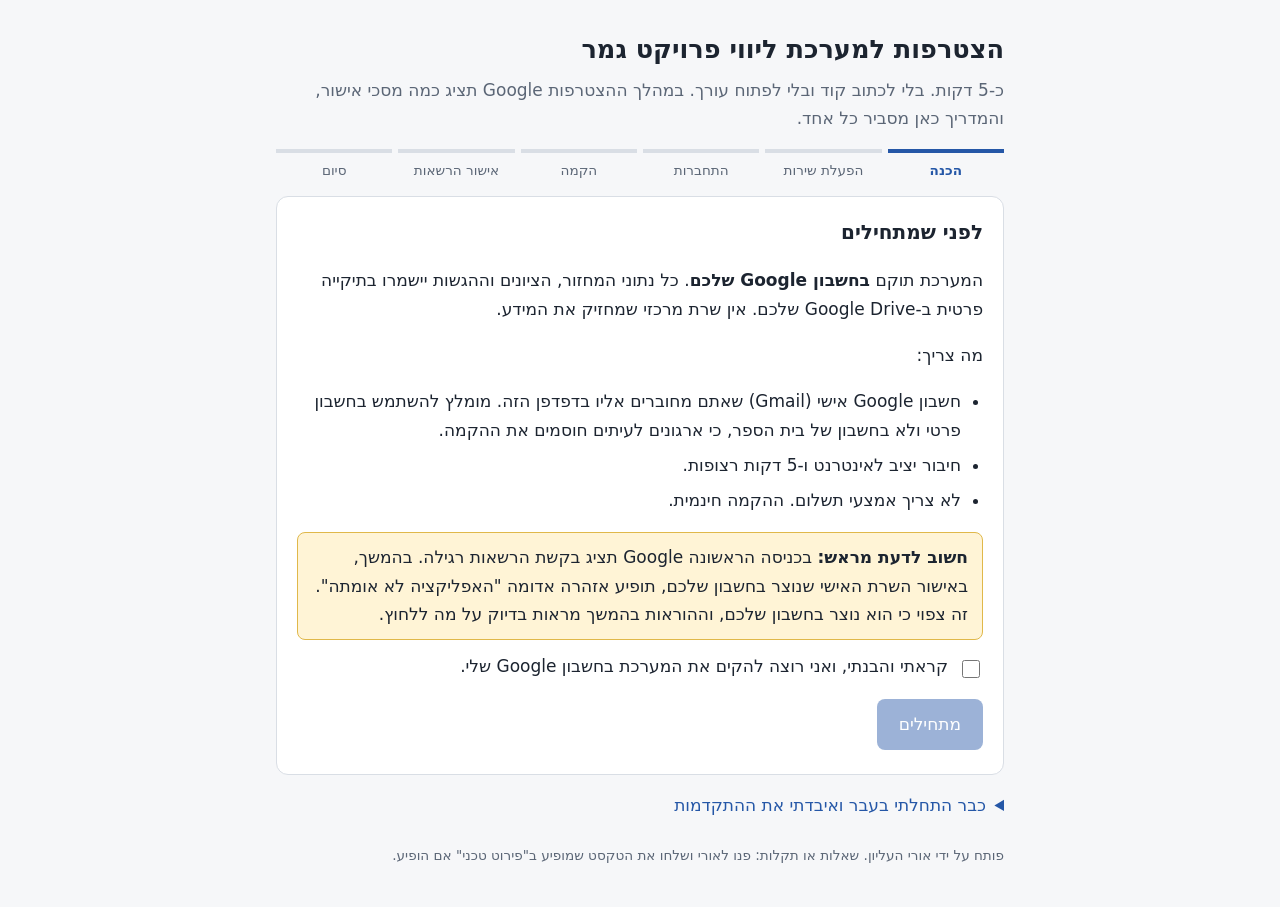
<file: join/index.html>
<!doctype html>
<html lang="he" dir="rtl">
<head>
<meta charset="utf-8">
<meta name="viewport" content="width=device-width, initial-scale=1">
<title>הצטרפות למערכת ליווי פרויקט גמר</title>
<style>
  :root { --bg: #f6f7f9; --card: #fff; --ink: #1c2430; --muted: #5b6676; --line: #d9dee5; --brand: #2557a7; --ok: #1a7f37; --warn: #8a5a00; --warnbg: #fff4d6; --err: #b42318; --errbg: #fde8e6; --okbg: #e3f5e8; }
  * { box-sizing: border-box; }
  body { margin: 0; background: var(--bg); color: var(--ink); font-family: system-ui, "Segoe UI", Arial, sans-serif; line-height: 1.7; font-size: 17px; }
  header, main, footer { max-width: 760px; margin: 0 auto; padding: 0 16px; }
  header { padding-top: 28px; }
  h1 { font-size: 1.6rem; margin: 0 0 4px; }
  h2 { font-size: 1.25rem; margin: 0 0 8px; }
  .sub { color: var(--muted); margin: 0 0 16px; }
  .banner { background: var(--warnbg); border: 1px solid #e0b84a; border-radius: 8px; padding: 8px 14px; margin: 12px 0; font-size: .95rem; }
  ol.stepper { list-style: none; display: flex; gap: 6px; padding: 0; margin: 14px 0; flex-wrap: wrap; }
  ol.stepper li { flex: 1 1 90px; text-align: center; font-size: .85rem; color: var(--muted); border-top: 4px solid var(--line); padding-top: 6px; }
  ol.stepper li.done { border-color: var(--ok); color: var(--ok); }
  ol.stepper li.now { border-color: var(--brand); color: var(--brand); font-weight: 700; }
  section { background: var(--card); border: 1px solid var(--line); border-radius: 12px; padding: 18px 20px; margin: 14px 0; }
  section[hidden] { display: none; }
  button, .btn { font: inherit; background: var(--brand); color: #fff; border: 0; border-radius: 8px; padding: 11px 22px; cursor: pointer; text-decoration: none; display: inline-block; margin: 6px 0 6px 8px; }
  button.secondary, .btn.secondary { background: #fff; color: var(--brand); border: 1px solid var(--brand); }
  button:disabled { opacity: .45; cursor: not-allowed; }
  button:focus-visible, a:focus-visible, input:focus-visible { outline: 3px solid #f2a900; outline-offset: 2px; }
  ul.checks { padding-inline-start: 22px; } ul.checks li { margin: 6px 0; }
  .note { background: var(--warnbg); border: 1px solid #e0b84a; border-radius: 8px; padding: 10px 14px; margin: 12px 0; }
  .good { background: var(--okbg); border: 1px solid #8fcf9f; border-radius: 8px; padding: 10px 14px; margin: 12px 0; }
  .bad { background: var(--errbg); border: 1px solid #e59a93; border-radius: 8px; padding: 10px 14px; margin: 12px 0; }
  .bad h3 { margin: 0 0 4px; color: var(--err); font-size: 1.05rem; }
  ol.guide { padding-inline-start: 24px; } ol.guide li { margin: 10px 0; }
  .en { direction: ltr; unicode-bidi: embed; background: #eef1f5; border-radius: 4px; padding: 0 6px; font-family: system-ui, Arial, sans-serif; }
  ul.progress { list-style: none; padding: 0; margin: 8px 0; } ul.progress li { padding: 5px 0; color: var(--muted); }
  ul.progress li::before { content: "○ "; } ul.progress li.run { color: var(--ink); font-weight: 600; } ul.progress li.run::before { content: "◔ "; color: var(--brand); }
  ul.progress li.ok { color: var(--ink); } ul.progress li.ok::before { content: "✓ "; color: var(--ok); } ul.progress li.fail { color: var(--err); } ul.progress li.fail::before { content: "✕ "; }
  .linkbox { direction: ltr; text-align: left; word-break: break-all; background: #eef1f5; border-radius: 8px; padding: 10px 12px; font-family: ui-monospace, Consolas, monospace; font-size: .92rem; }
  details { margin: 16px 0; } summary { cursor: pointer; color: var(--brand); }
  input[type=text] { font: inherit; width: 100%; padding: 9px 10px; border: 1px solid var(--line); border-radius: 8px; direction: ltr; }
  label.chk { display: flex; gap: 10px; align-items: flex-start; margin: 12px 0; cursor: pointer; }
  label.chk input { margin-top: 8px; width: 18px; height: 18px; }
  footer { padding: 8px 16px 40px; color: var(--muted); font-size: .85rem; }
  @media (max-width: 520px) { body { font-size: 16px; } section { padding: 14px; } }
</style>
</head>
<body>
<header>
  <h1>הצטרפות למערכת ליווי פרויקט גמר</h1>
  <p class="sub">כ-5 דקות. בלי לכתוב קוד ובלי לפתוח עורך. במהלך ההצטרפות Google תציג כמה מסכי אישור, והמדריך כאן מסביר כל אחד.</p>
  <div id="testBanner" class="banner" hidden>גרסת בדיקה: ההצטרפות מתבצעת בפרויקט הניסוי של אורי, ולא במערכת האמיתית.</div>
  <ol class="stepper" id="stepper" aria-label="שלבי ההצטרפות">
    <li data-i="1">הכנה</li><li data-i="2">הפעלת שירות</li><li data-i="3">התחברות</li><li data-i="4">הקמה</li><li data-i="5">אישור הרשאות</li><li data-i="6">סיום</li>
  </ol>
</header>

<main>
  <section id="s1">
    <h2>לפני שמתחילים</h2>
    <p>המערכת תוקם <strong>בחשבון Google שלכם</strong>. כל נתוני המחזור, הציונים וההגשות יישמרו בתיקייה פרטית ב-Google Drive שלכם. אין שרת מרכזי שמחזיק את המידע.</p>
    <p>מה צריך:</p>
    <ul class="checks">
      <li>חשבון Google אישי (Gmail) שאתם מחוברים אליו בדפדפן הזה. מומלץ להשתמש בחשבון פרטי ולא בחשבון של בית הספר, כי ארגונים לעיתים חוסמים את ההקמה.</li>
      <li>חיבור יציב לאינטרנט ו-5 דקות רצופות.</li>
      <li>לא צריך אמצעי תשלום. ההקמה חינמית.</li>
    </ul>
    <div class="note"><strong>חשוב לדעת מראש:</strong> בכניסה הראשונה Google תציג בקשת הרשאות רגילה. בהמשך, באישור השרת האישי שנוצר בחשבון שלכם, תופיע אזהרה אדומה "האפליקציה לא אומתה". זה צפוי כי הוא נוצר בחשבון שלכם, וההוראות בהמשך מראות בדיוק על מה ללחוץ.</div>
    <label class="chk"><input type="checkbox" id="ack"><span>קראתי והבנתי, ואני רוצה להקים את המערכת בחשבון Google שלי.</span></label>
    <button id="go1" disabled>מתחילים</button>
  </section>

  <section id="s2" hidden>
    <h2>שלב קטן אחד בהגדרות Google</h2>
    <p>כדי שההקמה תעבוד, צריך שהמתג "Google Apps Script API" יהיה דלוק בחשבון שלכם.</p>
    <ol class="guide">
      <li>לחצו על הכפתור כדי לפתוח את ההגדרות (ייפתח בלשונית חדשה).</li>
      <li>אם נפתח דף עם הכותרת <span class="en">Automate &amp; extend Google Workspace with simple code</span> וכפתור כחול <span class="en">Sign in</span>: זה דף פרסומי של Google, לא ההגדרות. לחצו <span class="en">Sign in</span>, התחברו עם אותו Gmail, ואם אחרי ההתחברות אתם עדיין בדף הזה, לחצו בראש הדף על <span class="en">Settings</span> (גלגל שיניים) או פתחו שוב את "פתיחת ההגדרות".</li>
      <li>בדף ההגדרות, אם המתג <span class="en">Google Apps Script API</span> כבוי, הדליקו אותו. אם הוא כבר דלוק (<span class="en">On</span>), אין צורך לעשות דבר. אין צורך ללחוץ על שום דבר אחר בדף.</li>
      <li>חזרו ללשונית הזאת ולחצו "הדלקתי".</li>
    </ol>
    <a class="btn secondary" id="openSettings" href="https://script.google.com/home/usersettings" target="_blank" rel="noopener">פתיחת ההגדרות</a>
    <button id="go2">הדלקתי (או שהוא כבר היה דלוק)</button>
    <div class="note"><strong>נפתח דף של Google שאינו ההגדרות?</strong> אם בלשונית שנפתחה מופיע דף פרסומי עם הכותרת <span class="en">Automate &amp; extend Google Workspace with simple code</span> וכפתור כחול <span class="en">Sign in</span>, זה תקין: זה לא דף ההגדרות. לחצו <span class="en">Sign in</span> והתחברו עם אותו Gmail, ואז לחצו בראש הדף על גלגל השיניים (<span class="en">Settings</span>). אם אתם כבר יודעים שהמתג דלוק, אפשר לדלג ולחזור לכאן וללחוץ "הדלקתי".</div>
  </section>

  <section id="s3" hidden>
    <h2>התחברות עם Google</h2>
    <p>לחצו על הכפתור ובחרו את חשבון Google שבו תרצו להקים את המערכת. יופיע חלון עם בקשת הרשאות.</p>
    <div class="note"><strong>סמנו את כל התיבות</strong> בחלון ההרשאות. אם לא תסמנו הכול, ההקמה תיכשל ותצטרכו להתחיל את השלב הזה מחדש.</div>
    <div class="note"><strong>על מסך ההרשאות של Google:</strong> אפליקציית ההקמה מאומתת על ידי Google, ולכן בשלב הזה אמורה להופיע בקשת הרשאות רגילה, בלי אזהרת "Google hasn't verified this app". בדקו לפני שממשיכים: (1) שם האפליקציה בחלון הוא <strong>"מערכת ליווי עבודות גמר - הקמה"</strong>; (2) הגעתם לכאן מקישור שקיבלתם ממקור שאתם סומכים עליו (למשל מי שהמליץ לכם על המערכת), ושכתובת הדף היא של האתר הזה. אם הופיעה בכל זאת אזהרת "לא מאומת", או שהשם שונה, עצרו ופנו למי שהמליץ לכם על המערכת. את האזהרה של Google בשלב אישור השרת האישי שלכם (בהמשך) מסבירים בהוראות שבדף ההדרכה.</div>
    <p class="sub">ההרשאות האלה משמשות רק להקמה חד-פעמית (יצירת הסקריפט והפרויקט האישי שלכם). המשגר אינו שומר אותן ואינו שולח אותן לאף מקום.</p>
    <button id="login">התחברות עם Google</button>
    <div id="loginMsg" class="bad" hidden></div>
  </section>

  <section id="s4" hidden>
    <h2>ההקמה מתבצעת</h2>
    <p>זה לוקח בערך חצי דקה. אל תסגרו את הלשונית.</p>
    <ul class="progress" id="progress" aria-live="polite"></ul>
    <div id="runError" class="bad" hidden>
      <h3 id="errTitle"></h3><p id="errText"></p>
      <a class="btn secondary" id="errLink" href="#" target="_blank" rel="noopener" hidden></a>
      <button id="retry">נסו שוב</button>
    </div>
  </section>

  <section id="s5" hidden>
    <h2>אישור ההרשאות של המערכת שלכם (פעם אחת)</h2>
    <p>המערכת נוצרה, ועכשיו Google צריכה שתאשרו לה לעבוד. זה השלב עם האזהרות, והוא בטוח: המערכת נוצרה על ידכם, בחשבון שלכם.</p>
    <p>לחצו על "פתיחת המערכת", ואז לפי הסדר:</p>
    <ol class="guide">
      <li>יופיע מסך באנגלית עם הכותרת <span class="en">needs your permission</span>. לחצו <span class="en">REVIEW PERMISSIONS</span>.</li>
      <li>בחרו את החשבון שלכם.</li>
      <li>תופיע אזהרה אדומה "Google לא אימתה את האפליקציה הזו". <strong>הכפתור הכחול הבולט מחזיר אחורה, אל תלחצו עליו.</strong> לחצו על הקישור הקטן <strong>"מתקדם"</strong> (בצד שמאל למטה), ואז על "מעבר אל ... (לא בטוח)".</li>
      <li>סמנו <strong>"בחירת הכול"</strong> ולחצו "המשך". תראו בקשה לצפות ולערוך קבצים ב-Drive: המערכת משתמשת רק בתיקייה שהיא יוצרת בעצמה.</li>
      <li>בסוף תראו שורה של טקסט (בלי עיצוב). זה תקין. סגרו את הלשונית וחזרו לכאן.</li>
    </ol>
    <a class="btn" id="openApp" href="#" target="_blank" rel="noopener">פתיחת המערכת</a>
    <button id="authDone" class="secondary">אישרתי, בדקו</button>
    <div id="authMsg" class="note" hidden></div>
    <details class="note" id="s5help">
      <summary>נפתח "הדף לא נמצא" או "לא ניתן לפתוח את הקובץ"?</summary>
      <p>זה קורה כשבדפדפן מחובר יותר מחשבון Google אחד, או כשאינכם מחוברים לחשבון שבו הקמתם את המערכת (<strong id="s5acct"></strong>). הפתרון: שהחשבון הזה יהיה היחיד שמחובר בדפדפן.</p>
      <ol>
        <li>היכנסו ל-<span class="en">google.com</span>, לחצו על העיגול שלכם בפינה ובחרו <strong>יציאה מכל החשבונות</strong> (<span class="en">Sign out of all accounts</span>).</li>
        <li>התחברו מחדש <strong>רק</strong> עם החשבון שלמעלה.</li>
        <li>פתחו שוב את הקישור הזה (או לחצו שוב על הכפתור למעלה):</li>
      </ol>
      <div class="linkbox" id="s5link"></div>
      <p>אפשר גם לעשות זאת בלי להתנתק משאר החשבונות: חלון גלישה בסתר (<span class="en">Ctrl+Shift+N</span>), התחברות בו רק עם החשבון הזה, והדבקת הקישור.</p>
    </details>
  </section>

  <section id="s6" hidden>
    <div id="s6init">
      <h2>הקמת תיקיית הנתונים</h2>
      <p>עוד צעד אחד: יצירת התיקייה הפרטית ב-Drive ומבנה הנתונים ההתחלתי (ריק, בלי נתוני דמה).</p>
      <a class="btn" id="openInit" href="#" target="_blank" rel="noopener">הקמת תיקיית הנתונים</a>
      <button id="initDone" class="secondary">ראיתי "ההקמה הושלמה", בדקו</button>
      <div id="initMsg" class="note" hidden></div>
    <details class="note" id="s6help">
        <summary>נפתח "הדף לא נמצא" או "לא ניתן לפתוח את הקובץ"?</summary>
        <p>זה קורה כשבדפדפן מחובר יותר מחשבון Google אחד, או כשאינכם מחוברים לחשבון שבו הקמתם את המערכת (<strong id="s6acct"></strong>). הפתרון: שהחשבון הזה יהיה היחיד שמחובר בדפדפן.</p>
      <ol>
        <li>היכנסו ל-<span class="en">google.com</span>, לחצו על העיגול שלכם בפינה ובחרו <strong>יציאה מכל החשבונות</strong> (<span class="en">Sign out of all accounts</span>).</li>
        <li>התחברו מחדש <strong>רק</strong> עם החשבון שלמעלה.</li>
        <li>פתחו שוב את הקישור הזה (או לחצו שוב על הכפתור למעלה):</li>
      </ol>
      <div class="linkbox" id="s6link"></div>
      <p>אפשר גם לעשות זאת בלי להתנתק משאר החשבונות: חלון גלישה בסתר (<span class="en">Ctrl+Shift+N</span>), התחברות בו רק עם החשבון הזה, והדבקת הקישור.</p>
      </details>
      </div>
    <div id="s6done" hidden>
      <h2>המערכת שלכם מוכנה</h2>
      <div class="good">ההקמה הושלמה. הנתונים נשמרים בתיקייה "מערכת ליווי פרויקט גמר" ב-Drive שלכם.</div>
      <p><strong>הקישור שלכם</strong> (למורה ולתלמידים):</p>
      <div class="linkbox" id="appLink"></div>
      <button id="copy">העתקת הקישור</button> <a class="btn secondary" id="openMine" href="#" target="_blank" rel="noopener">פתיחה והתחברות כמורה</a>
      <ol class="guide">
        <li><strong>שמרו את הקישור</strong> (למשל בסימנייה). הוא הכתובת של המערכת שלכם.</li>
        <li>היכנסו אליו עם אותו חשבון Google שהקמתם איתו: תיכנסו כמורה.</li>
        <li>את אותו קישור תשלחו לתלמידים. הם נכנסים אליו עם החשבון שרשמתם להם.</li>
        <li>עדכוני גרסה מגיעים אליכם אוטומטית, בהדרגה, בלי שתצטרכו לעשות דבר.</li>
      </ol>
    </div>
  </section>

  <details id="restore">
    <summary>כבר התחלתי בעבר ואיבדתי את ההתקדמות</summary>
    <p>אם יש לכם את כתובת השרת (נראית כך: <span class="en">https://script.google.com/macros/s/.../exec</span>), הדביקו אותה כאן והמשגר ימשיך משם.</p>
    <input type="text" id="restoreUrl" placeholder="https://script.google.com/macros/s/.../exec" aria-label="כתובת השרת">
    <button id="restoreBtn" class="secondary">המשך משם</button>
    <div id="restoreMsg" class="bad" hidden></div>
  </details>
</main>

<footer>פותח על ידי אורי העליון. שאלות או תקלות: פנו לאורי ושלחו את הטקסט שמופיע ב"פירוט טכני" אם הופיע.</footer>

<script src="product-config.js"></script>
<script src="https://accounts.google.com/gsi/client" async defer></script>
<script type="module" src="ui.js"></script>
</body>
</html>
</file>
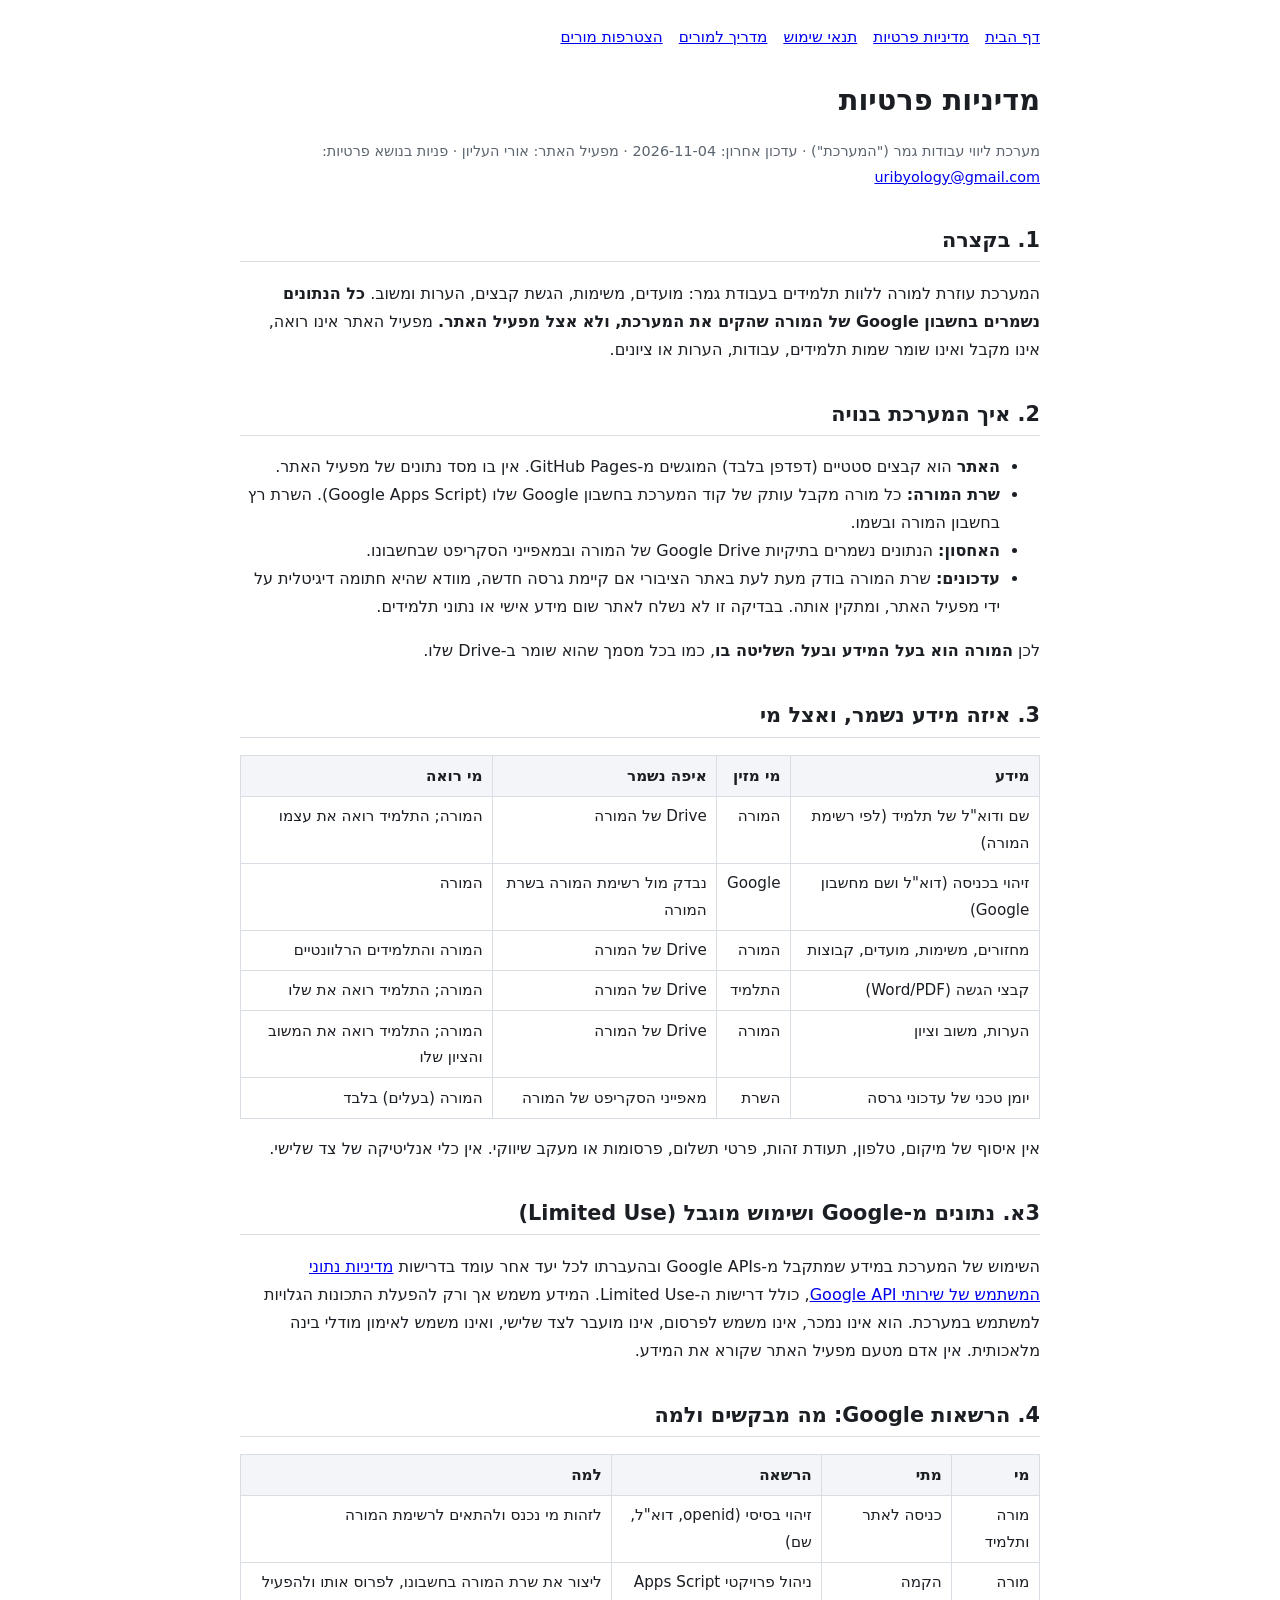
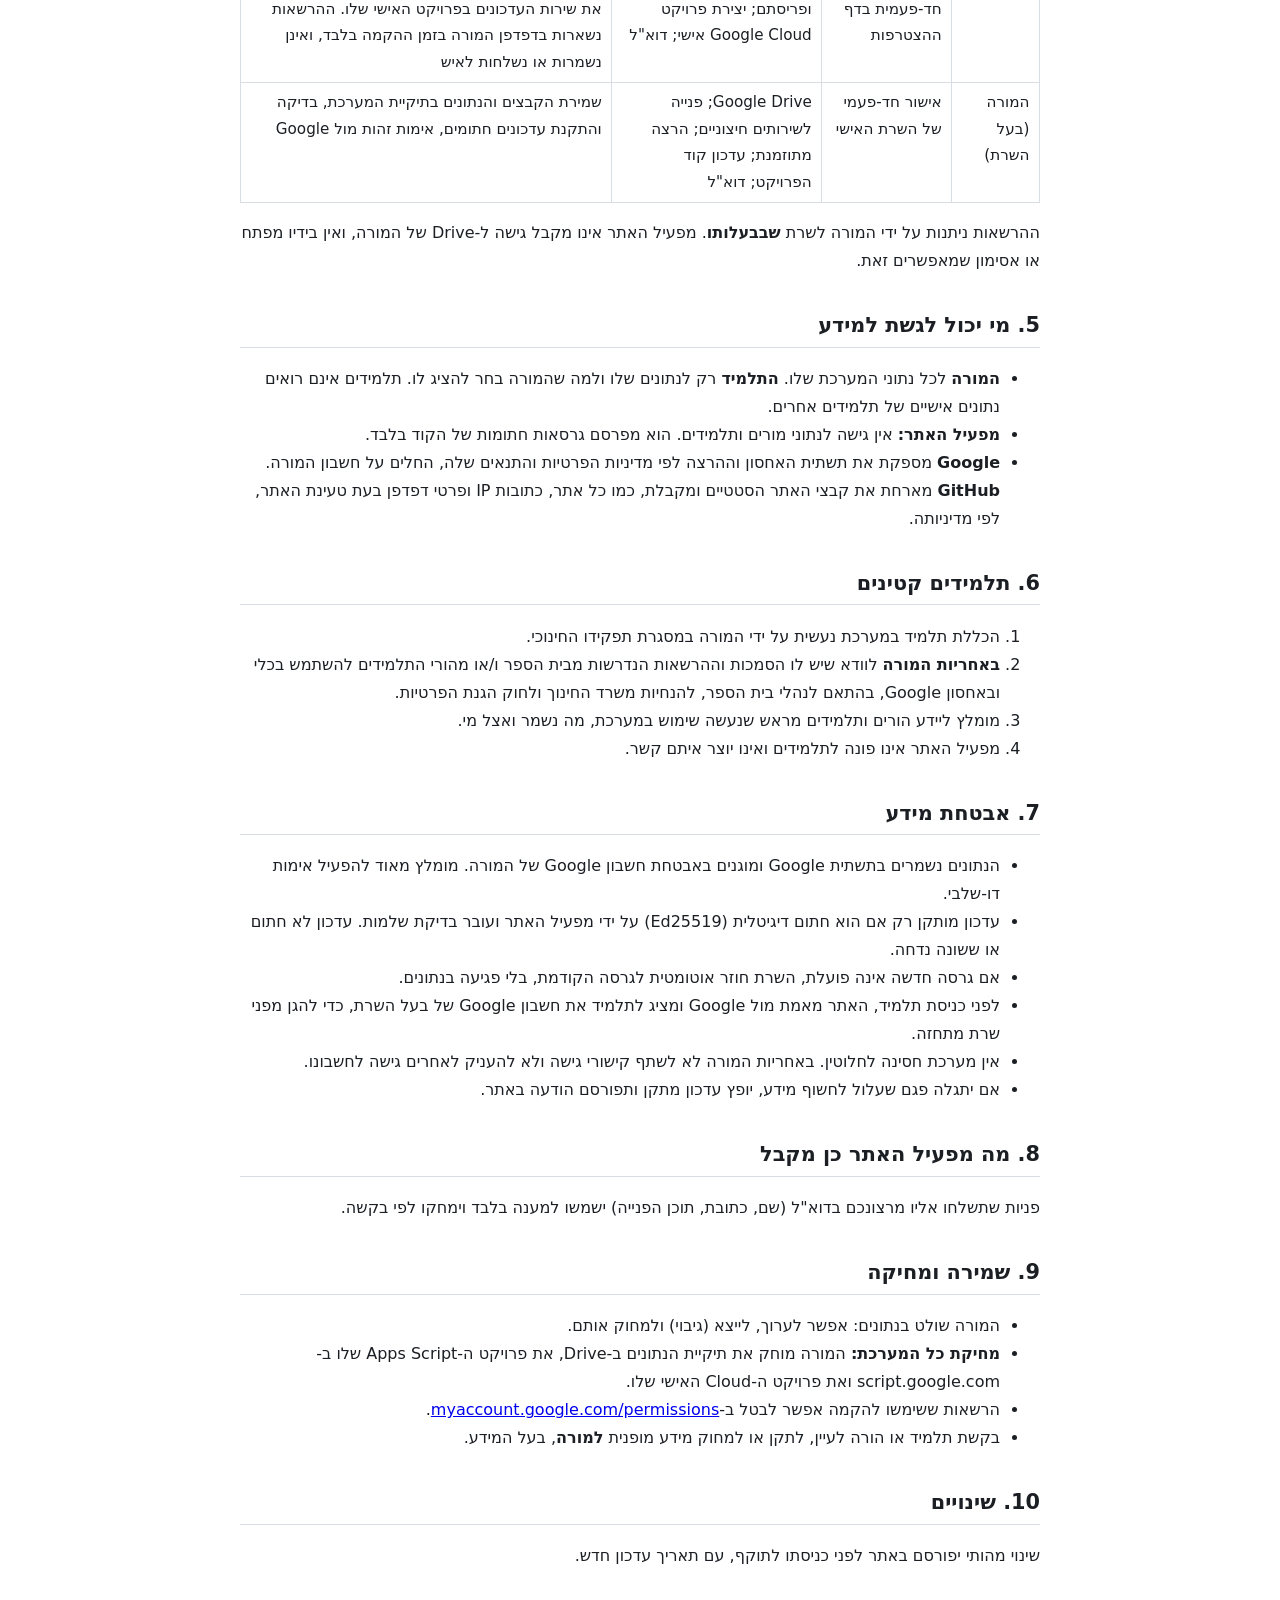
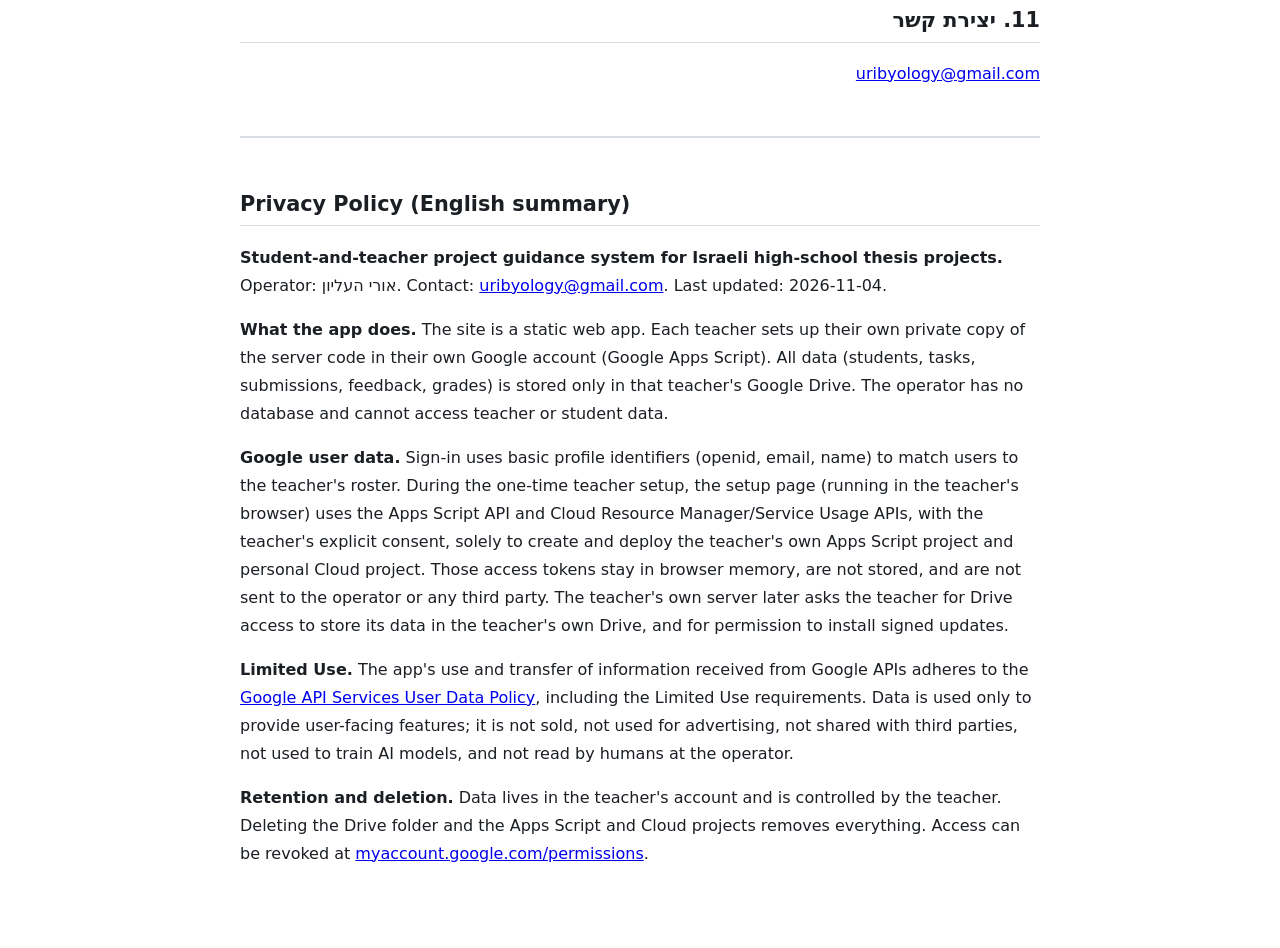
<file: pages/privacy.html>
<!doctype html>
<html lang="he" dir="rtl">
<head>
<meta charset="utf-8">
<meta name="viewport" content="width=device-width, initial-scale=1">
<title>מדיניות פרטיות | מערכת ליווי עבודות גמר</title>
<style>
body{font-family:system-ui,"Segoe UI",Arial,sans-serif;line-height:1.75;max-width:50rem;margin:0 auto;padding:1.5rem 1rem 4rem;color:#1b1f24;background:#fff}
h1{font-size:1.8rem;margin-bottom:.2rem}h2{font-size:1.3rem;margin-top:2rem;border-bottom:1px solid #d9dee4;padding-bottom:.2rem}h3{font-size:1.1rem}
nav{font-size:.95rem;margin-bottom:1.5rem}nav a{margin-inline-end:1rem}
.note{background:#fff8e1;border:1px solid #f0d98a;border-radius:8px;padding:.7rem 1rem;margin:1rem 0}
.en{direction:ltr;text-align:left;border-top:2px solid #d9dee4;margin-top:3rem;padding-top:1rem}
table{border-collapse:collapse;width:100%;font-size:.95rem}td,th{border:1px solid #d9dee4;padding:.4rem .6rem;vertical-align:top;text-align:start}th{background:#f3f5f8}
code{background:#f3f5f8;padding:0 .3rem;border-radius:4px}
.muted{color:#5b6570;font-size:.9rem}
</style>
</head>
<body>
<nav><a href="../">דף הבית</a><a href="privacy.html">מדיניות פרטיות</a><a href="terms.html">תנאי שימוש</a><a href="teachers.html">מדריך למורים</a><a href="../join/">הצטרפות מורים</a></nav>
<h1>מדיניות פרטיות</h1>
<p class="muted">מערכת ליווי עבודות גמר ("המערכת") · עדכון אחרון: 2026-11-04 · מפעיל האתר: אורי העליון · פניות בנושא פרטיות: <a href="mailto:uribyology@gmail.com">uribyology@gmail.com</a></p>

<h2>1. בקצרה</h2>
<p>המערכת עוזרת למורה ללוות תלמידים בעבודת גמר: מועדים, משימות, הגשת קבצים, הערות ומשוב. <strong>כל הנתונים נשמרים בחשבון Google של המורה שהקים את המערכת, ולא אצל מפעיל האתר.</strong> מפעיל האתר אינו רואה, אינו מקבל ואינו שומר שמות תלמידים, עבודות, הערות או ציונים.</p>

<h2>2. איך המערכת בנויה</h2>
<ul>
<li><strong>האתר</strong> הוא קבצים סטטיים (דפדפן בלבד) המוגשים מ-GitHub Pages. אין בו מסד נתונים של מפעיל האתר.</li>
<li><strong>שרת המורה:</strong> כל מורה מקבל עותק של קוד המערכת בחשבון Google שלו (Google Apps Script). השרת רץ בחשבון המורה ובשמו.</li>
<li><strong>האחסון:</strong> הנתונים נשמרים בתיקיות Google Drive של המורה ובמאפייני הסקריפט שבחשבונו.</li>
<li><strong>עדכונים:</strong> שרת המורה בודק מעת לעת באתר הציבורי אם קיימת גרסה חדשה, מוודא שהיא חתומה דיגיטלית על ידי מפעיל האתר, ומתקין אותה. בבדיקה זו לא נשלח לאתר שום מידע אישי או נתוני תלמידים.</li>
</ul>
<p>לכן <strong>המורה הוא בעל המידע ובעל השליטה בו</strong>, כמו בכל מסמך שהוא שומר ב-Drive שלו.</p>

<h2>3. איזה מידע נשמר, ואצל מי</h2>
<table>
<tr><th>מידע</th><th>מי מזין</th><th>איפה נשמר</th><th>מי רואה</th></tr>
<tr><td>שם ודוא"ל של תלמיד (לפי רשימת המורה)</td><td>המורה</td><td>Drive של המורה</td><td>המורה; התלמיד רואה את עצמו</td></tr>
<tr><td>זיהוי בכניסה (דוא"ל ושם מחשבון Google)</td><td>Google</td><td>נבדק מול רשימת המורה בשרת המורה</td><td>המורה</td></tr>
<tr><td>מחזורים, משימות, מועדים, קבוצות</td><td>המורה</td><td>Drive של המורה</td><td>המורה והתלמידים הרלוונטיים</td></tr>
<tr><td>קבצי הגשה (Word/PDF)</td><td>התלמיד</td><td>Drive של המורה</td><td>המורה; התלמיד רואה את שלו</td></tr>
<tr><td>הערות, משוב וציון</td><td>המורה</td><td>Drive של המורה</td><td>המורה; התלמיד רואה את המשוב והציון שלו</td></tr>
<tr><td>יומן טכני של עדכוני גרסה</td><td>השרת</td><td>מאפייני הסקריפט של המורה</td><td>המורה (בעלים) בלבד</td></tr>
</table>
<p>אין איסוף של מיקום, טלפון, תעודת זהות, פרטי תשלום, פרסומות או מעקב שיווקי. אין כלי אנליטיקה של צד שלישי.</p>

<h2>3א. נתונים מ-Google ושימוש מוגבל (Limited Use)</h2>
<p>השימוש של המערכת במידע שמתקבל מ-Google APIs ובהעברתו לכל יעד אחר עומד בדרישות <a href="https://developers.google.com/terms/api-services-user-data-policy">מדיניות נתוני המשתמש של שירותי Google API</a>, כולל דרישות ה-Limited Use. המידע משמש אך ורק להפעלת התכונות הגלויות למשתמש במערכת. הוא אינו נמכר, אינו משמש לפרסום, אינו מועבר לצד שלישי, ואינו משמש לאימון מודלי בינה מלאכותית. אין אדם מטעם מפעיל האתר שקורא את המידע.</p>

<h2>4. הרשאות Google: מה מבקשים ולמה</h2>
<table>
<tr><th>מי</th><th>מתי</th><th>הרשאה</th><th>למה</th></tr>
<tr><td>מורה ותלמיד</td><td>כניסה לאתר</td><td>זיהוי בסיסי (openid, דוא"ל, שם)</td><td>לזהות מי נכנס ולהתאים לרשימת המורה</td></tr>
<tr><td>מורה</td><td>הקמה חד-פעמית בדף ההצטרפות</td><td>ניהול פרויקטי Apps Script ופריסתם; יצירת פרויקט Google Cloud אישי; דוא"ל</td><td>ליצור את שרת המורה בחשבונו, לפרוס אותו ולהפעיל את שירות העדכונים בפרויקט האישי שלו. ההרשאות נשארות בדפדפן המורה בזמן ההקמה בלבד, ואינן נשמרות או נשלחות לאיש</td></tr>
<tr><td>המורה (בעל השרת)</td><td>אישור חד-פעמי של השרת האישי</td><td>Google Drive; פנייה לשירותים חיצוניים; הרצה מתוזמנת; עדכון קוד הפרויקט; דוא"ל</td><td>שמירת הקבצים והנתונים בתיקיית המערכת, בדיקה והתקנת עדכונים חתומים, אימות זהות מול Google</td></tr>
</table>
<p>ההרשאות ניתנות על ידי המורה לשרת <strong>שבבעלותו</strong>. מפעיל האתר אינו מקבל גישה ל-Drive של המורה, ואין בידיו מפתח או אסימון שמאפשרים זאת.</p>

<h2>5. מי יכול לגשת למידע</h2>
<ul>
<li><strong>המורה</strong> לכל נתוני המערכת שלו. <strong>התלמיד</strong> רק לנתונים שלו ולמה שהמורה בחר להציג לו. תלמידים אינם רואים נתונים אישיים של תלמידים אחרים.</li>
<li><strong>מפעיל האתר:</strong> אין גישה לנתוני מורים ותלמידים. הוא מפרסם גרסאות חתומות של הקוד בלבד.</li>
<li><strong>Google</strong> מספקת את תשתית האחסון וההרצה לפי מדיניות הפרטיות והתנאים שלה, החלים על חשבון המורה. <strong>GitHub</strong> מארחת את קבצי האתר הסטטיים ומקבלת, כמו כל אתר, כתובות IP ופרטי דפדפן בעת טעינת האתר, לפי מדיניותה.</li>
</ul>

<h2>6. תלמידים קטינים</h2>
<ol>
<li>הכללת תלמיד במערכת נעשית על ידי המורה במסגרת תפקידו החינוכי.</li>
<li><strong>באחריות המורה</strong> לוודא שיש לו הסמכות וההרשאות הנדרשות מבית הספר ו/או מהורי התלמידים להשתמש בכלי ובאחסון Google, בהתאם לנהלי בית הספר, להנחיות משרד החינוך ולחוק הגנת הפרטיות.</li>
<li>מומלץ ליידע הורים ותלמידים מראש שנעשה שימוש במערכת, מה נשמר ואצל מי.</li>
<li>מפעיל האתר אינו פונה לתלמידים ואינו יוצר איתם קשר.</li>
</ol>

<h2>7. אבטחת מידע</h2>
<ul>
<li>הנתונים נשמרים בתשתית Google ומוגנים באבטחת חשבון Google של המורה. מומלץ מאוד להפעיל אימות דו-שלבי.</li>
<li>עדכון מותקן רק אם הוא חתום דיגיטלית (Ed25519) על ידי מפעיל האתר ועובר בדיקת שלמות. עדכון לא חתום או ששונה נדחה.</li>
<li>אם גרסה חדשה אינה פועלת, השרת חוזר אוטומטית לגרסה הקודמת, בלי פגיעה בנתונים.</li>
<li>לפני כניסת תלמיד, האתר מאמת מול Google ומציג לתלמיד את חשבון Google של בעל השרת, כדי להגן מפני שרת מתחזה.</li>
<li>אין מערכת חסינה לחלוטין. באחריות המורה לא לשתף קישורי גישה ולא להעניק לאחרים גישה לחשבונו.</li>
<li>אם יתגלה פגם שעלול לחשוף מידע, יופץ עדכון מתקן ותפורסם הודעה באתר.</li>
</ul>

<h2>8. מה מפעיל האתר כן מקבל</h2>
<p>פניות שתשלחו אליו מרצונכם בדוא"ל (שם, כתובת, תוכן הפנייה) ישמשו למענה בלבד וימחקו לפי בקשה.</p>

<h2>9. שמירה ומחיקה</h2>
<ul>
<li>המורה שולט בנתונים: אפשר לערוך, לייצא (גיבוי) ולמחוק אותם.</li>
<li><strong>מחיקת כל המערכת:</strong> המורה מוחק את תיקיית הנתונים ב-Drive, את פרויקט ה-Apps Script שלו ב-script.google.com ואת פרויקט ה-Cloud האישי שלו.</li>
<li>הרשאות ששימשו להקמה אפשר לבטל ב-<a href="https://myaccount.google.com/permissions">myaccount.google.com/permissions</a>.</li>
<li>בקשת תלמיד או הורה לעיין, לתקן או למחוק מידע מופנית <strong>למורה</strong>, בעל המידע.</li>
</ul>

<h2>10. שינויים</h2>
<p>שינוי מהותי יפורסם באתר לפני כניסתו לתוקף, עם תאריך עדכון חדש.</p>

<h2>11. יצירת קשר</h2>
<p><a href="mailto:uribyology@gmail.com">uribyology@gmail.com</a></p>

<div class="en" lang="en" dir="ltr">
<h2>Privacy Policy (English summary)</h2>
<p><strong>Student-and-teacher project guidance system for Israeli high-school thesis projects.</strong> Operator: אורי העליון. Contact: <a href="mailto:uribyology@gmail.com">uribyology@gmail.com</a>. Last updated: 2026-11-04.</p>
<p><strong>What the app does.</strong> The site is a static web app. Each teacher sets up their own private copy of the server code in their own Google account (Google Apps Script). All data (students, tasks, submissions, feedback, grades) is stored only in that teacher's Google Drive. The operator has no database and cannot access teacher or student data.</p>
<p><strong>Google user data.</strong> Sign-in uses basic profile identifiers (openid, email, name) to match users to the teacher's roster. During the one-time teacher setup, the setup page (running in the teacher's browser) uses the Apps Script API and Cloud Resource Manager/Service Usage APIs, with the teacher's explicit consent, solely to create and deploy the teacher's own Apps Script project and personal Cloud project. Those access tokens stay in browser memory, are not stored, and are not sent to the operator or any third party. The teacher's own server later asks the teacher for Drive access to store its data in the teacher's own Drive, and for permission to install signed updates.</p>
<p><strong>Limited Use.</strong> The app's use and transfer of information received from Google APIs adheres to the <a href="https://developers.google.com/terms/api-services-user-data-policy">Google API Services User Data Policy</a>, including the Limited Use requirements. Data is used only to provide user-facing features; it is not sold, not used for advertising, not shared with third parties, not used to train AI models, and not read by humans at the operator.</p>
<p><strong>Retention and deletion.</strong> Data lives in the teacher's account and is controlled by the teacher. Deleting the Drive folder and the Apps Script and Cloud projects removes everything. Access can be revoked at <a href="https://myaccount.google.com/permissions">myaccount.google.com/permissions</a>.</p>
</div>
</body>
</html>
</file>
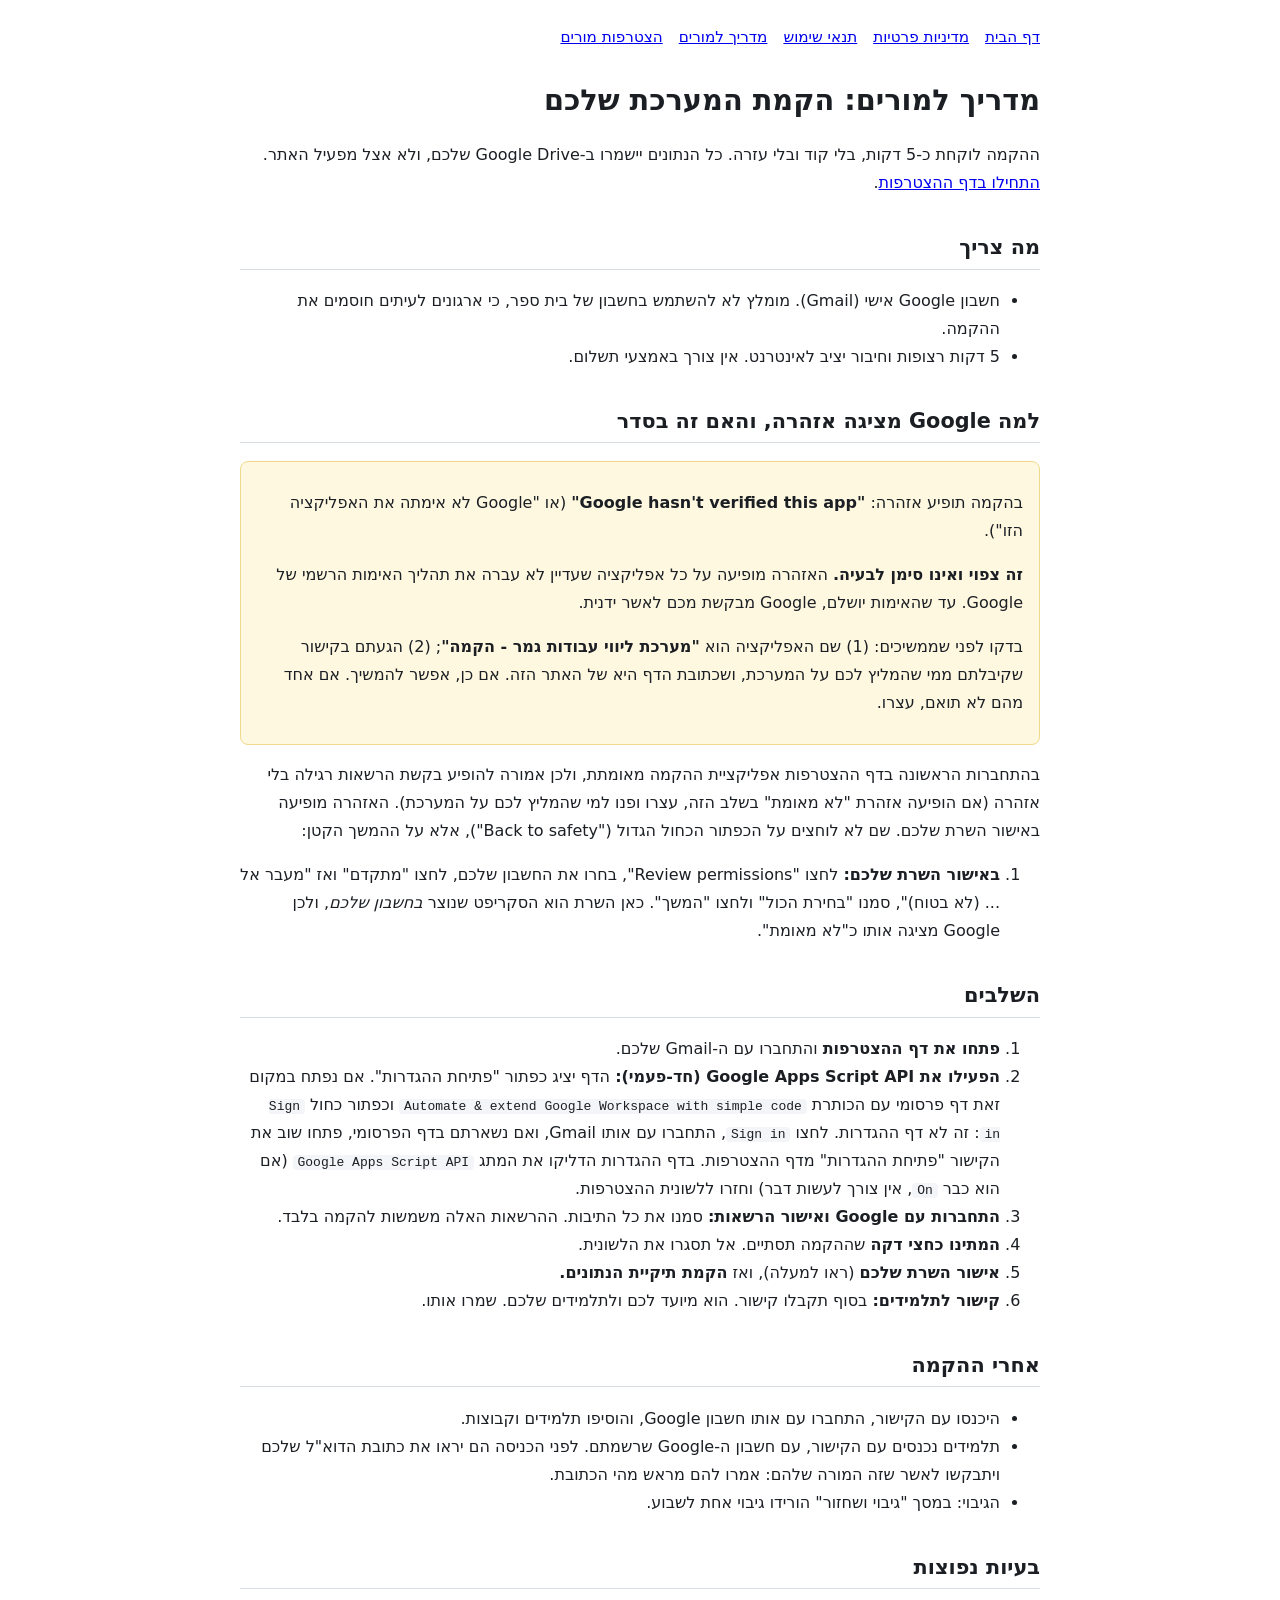
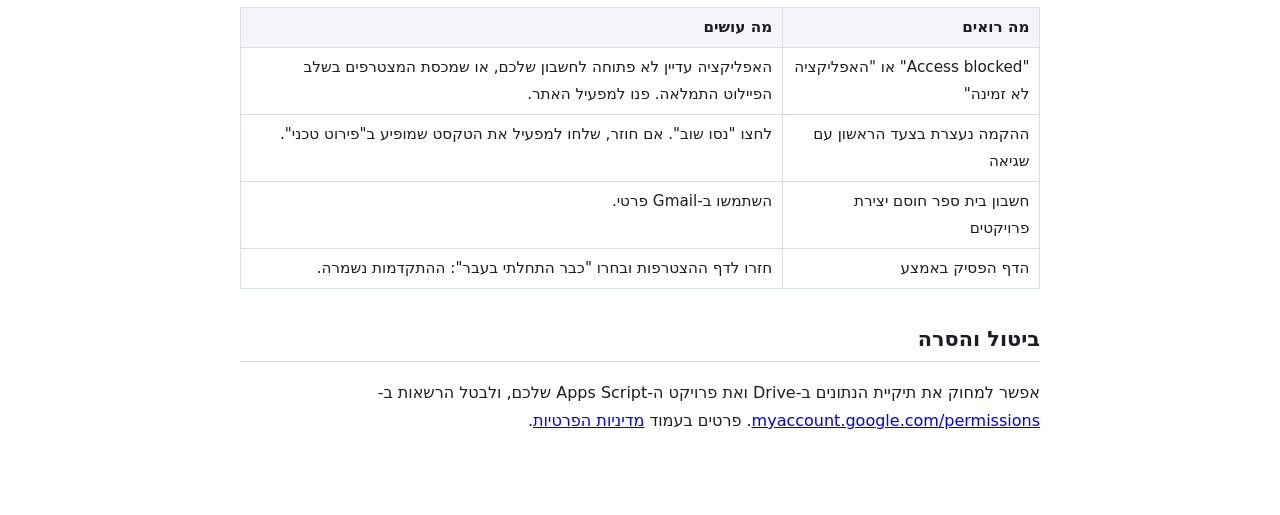
<file: pages/teachers.html>
<!doctype html>
<html lang="he" dir="rtl">
<head>
<meta charset="utf-8">
<meta name="viewport" content="width=device-width, initial-scale=1">
<title>מדריך למורים | מערכת ליווי עבודות גמר</title>
<style>
body{font-family:system-ui,"Segoe UI",Arial,sans-serif;line-height:1.75;max-width:50rem;margin:0 auto;padding:1.5rem 1rem 4rem;color:#1b1f24;background:#fff}
h1{font-size:1.8rem;margin-bottom:.2rem}h2{font-size:1.3rem;margin-top:2rem;border-bottom:1px solid #d9dee4;padding-bottom:.2rem}h3{font-size:1.1rem}
nav{font-size:.95rem;margin-bottom:1.5rem}nav a{margin-inline-end:1rem}
.note{background:#fff8e1;border:1px solid #f0d98a;border-radius:8px;padding:.7rem 1rem;margin:1rem 0}
.en{direction:ltr;text-align:left;border-top:2px solid #d9dee4;margin-top:3rem;padding-top:1rem}
table{border-collapse:collapse;width:100%;font-size:.95rem}td,th{border:1px solid #d9dee4;padding:.4rem .6rem;vertical-align:top;text-align:start}th{background:#f3f5f8}
code{background:#f3f5f8;padding:0 .3rem;border-radius:4px}
.muted{color:#5b6570;font-size:.9rem}
</style>
</head>
<body>
<nav><a href="../">דף הבית</a><a href="privacy.html">מדיניות פרטיות</a><a href="terms.html">תנאי שימוש</a><a href="teachers.html">מדריך למורים</a><a href="../join/">הצטרפות מורים</a></nav>
<h1>מדריך למורים: הקמת המערכת שלכם</h1>
<p>ההקמה לוקחת כ-5 דקות, בלי קוד ובלי עזרה. כל הנתונים יישמרו ב-Google Drive שלכם, ולא אצל מפעיל האתר. <a href="../join/">התחילו בדף ההצטרפות</a>.</p>

<h2>מה צריך</h2>
<ul>
<li>חשבון Google אישי (Gmail). מומלץ לא להשתמש בחשבון של בית ספר, כי ארגונים לעיתים חוסמים את ההקמה.</li>
<li>5 דקות רצופות וחיבור יציב לאינטרנט. אין צורך באמצעי תשלום.</li>
</ul>

<h2>למה Google מציגה אזהרה, והאם זה בסדר</h2>
<div class="note">
<p>בהקמה תופיע אזהרה: <strong>"Google hasn't verified this app"</strong> (או "Google לא אימתה את האפליקציה הזו").</p>
<p><strong>זה צפוי ואינו סימן לבעיה.</strong> האזהרה מופיעה על כל אפליקציה שעדיין לא עברה את תהליך האימות הרשמי של Google. עד שהאימות יושלם, Google מבקשת מכם לאשר ידנית.</p>
<p>בדקו לפני שממשיכים: (1) שם האפליקציה הוא <strong>"מערכת ליווי עבודות גמר - הקמה"</strong>; (2) הגעתם בקישור שקיבלתם ממי שהמליץ לכם על המערכת, ושכתובת הדף היא של האתר הזה. אם כן, אפשר להמשיך. אם אחד מהם לא תואם, עצרו.</p>
</div>
<p>בהתחברות הראשונה בדף ההצטרפות אפליקציית ההקמה מאומתת, ולכן אמורה להופיע בקשת הרשאות רגילה בלי אזהרה (אם הופיעה אזהרת "לא מאומת" בשלב הזה, עצרו ופנו למי שהמליץ לכם על המערכת). האזהרה מופיעה באישור השרת שלכם. שם לא לוחצים על הכפתור הכחול הגדול ("Back to safety"), אלא על ההמשך הקטן:</p>
<ol>
<li><strong>באישור השרת שלכם:</strong> לחצו "Review permissions", בחרו את החשבון שלכם, לחצו "מתקדם" ואז "מעבר אל ... (לא בטוח)", סמנו "בחירת הכול" ולחצו "המשך". כאן השרת הוא הסקריפט שנוצר <em>בחשבון שלכם</em>, ולכן Google מציגה אותו כ"לא מאומת".</li>
</ol>

<h2>השלבים</h2>
<ol>
<li><strong>פתחו את דף ההצטרפות</strong> והתחברו עם ה-Gmail שלכם.</li>
<li><strong>הפעילו את Google Apps Script API (חד-פעמי):</strong> הדף יציג כפתור "פתיחת ההגדרות". אם נפתח במקום זאת דף פרסומי עם הכותרת <code>Automate &amp; extend Google Workspace with simple code</code> וכפתור כחול <code>Sign in</code>: זה לא דף ההגדרות. לחצו <code>Sign in</code>, התחברו עם אותו Gmail, ואם נשארתם בדף הפרסומי, פתחו שוב את הקישור "פתיחת ההגדרות" מדף ההצטרפות. בדף ההגדרות הדליקו את המתג <code>Google Apps Script API</code> (אם הוא כבר <code>On</code>, אין צורך לעשות דבר) וחזרו ללשונית ההצטרפות.</li>
<li><strong>התחברות עם Google ואישור הרשאות:</strong> סמנו את כל התיבות. ההרשאות האלה משמשות להקמה בלבד.</li>
<li><strong>המתינו כחצי דקה</strong> שההקמה תסתיים. אל תסגרו את הלשונית.</li>
<li><strong>אישור השרת שלכם</strong> (ראו למעלה), ואז <strong>הקמת תיקיית הנתונים.</strong></li>
<li><strong>קישור לתלמידים:</strong> בסוף תקבלו קישור. הוא מיועד לכם ולתלמידים שלכם. שמרו אותו.</li>
</ol>

<h2>אחרי ההקמה</h2>
<ul>
<li>היכנסו עם הקישור, התחברו עם אותו חשבון Google, והוסיפו תלמידים וקבוצות.</li>
<li>תלמידים נכנסים עם הקישור, עם חשבון ה-Google שרשמתם. לפני הכניסה הם יראו את כתובת הדוא"ל שלכם ויתבקשו לאשר שזה המורה שלהם: אמרו להם מראש מהי הכתובת.</li>
<li>הגיבוי: במסך "גיבוי ושחזור" הורידו גיבוי אחת לשבוע.</li>
</ul>

<h2>בעיות נפוצות</h2>
<table>
<tr><th>מה רואים</th><th>מה עושים</th></tr>
<tr><td>"Access blocked" או "האפליקציה לא זמינה"</td><td>האפליקציה עדיין לא פתוחה לחשבון שלכם, או שמכסת המצטרפים בשלב הפיילוט התמלאה. פנו למפעיל האתר.</td></tr>
<tr><td>ההקמה נעצרת בצעד הראשון עם שגיאה</td><td>לחצו "נסו שוב". אם חוזר, שלחו למפעיל את הטקסט שמופיע ב"פירוט טכני".</td></tr>
<tr><td>חשבון בית ספר חוסם יצירת פרויקטים</td><td>השתמשו ב-Gmail פרטי.</td></tr>
<tr><td>הדף הפסיק באמצע</td><td>חזרו לדף ההצטרפות ובחרו "כבר התחלתי בעבר": ההתקדמות נשמרה.</td></tr>
</table>

<h2>ביטול והסרה</h2>
<p>אפשר למחוק את תיקיית הנתונים ב-Drive ואת פרויקט ה-Apps Script שלכם, ולבטל הרשאות ב-<a href="https://myaccount.google.com/permissions">myaccount.google.com/permissions</a>. פרטים בעמוד <a href="privacy.html">מדיניות הפרטיות</a>.</p>
</body>
</html>
</file>
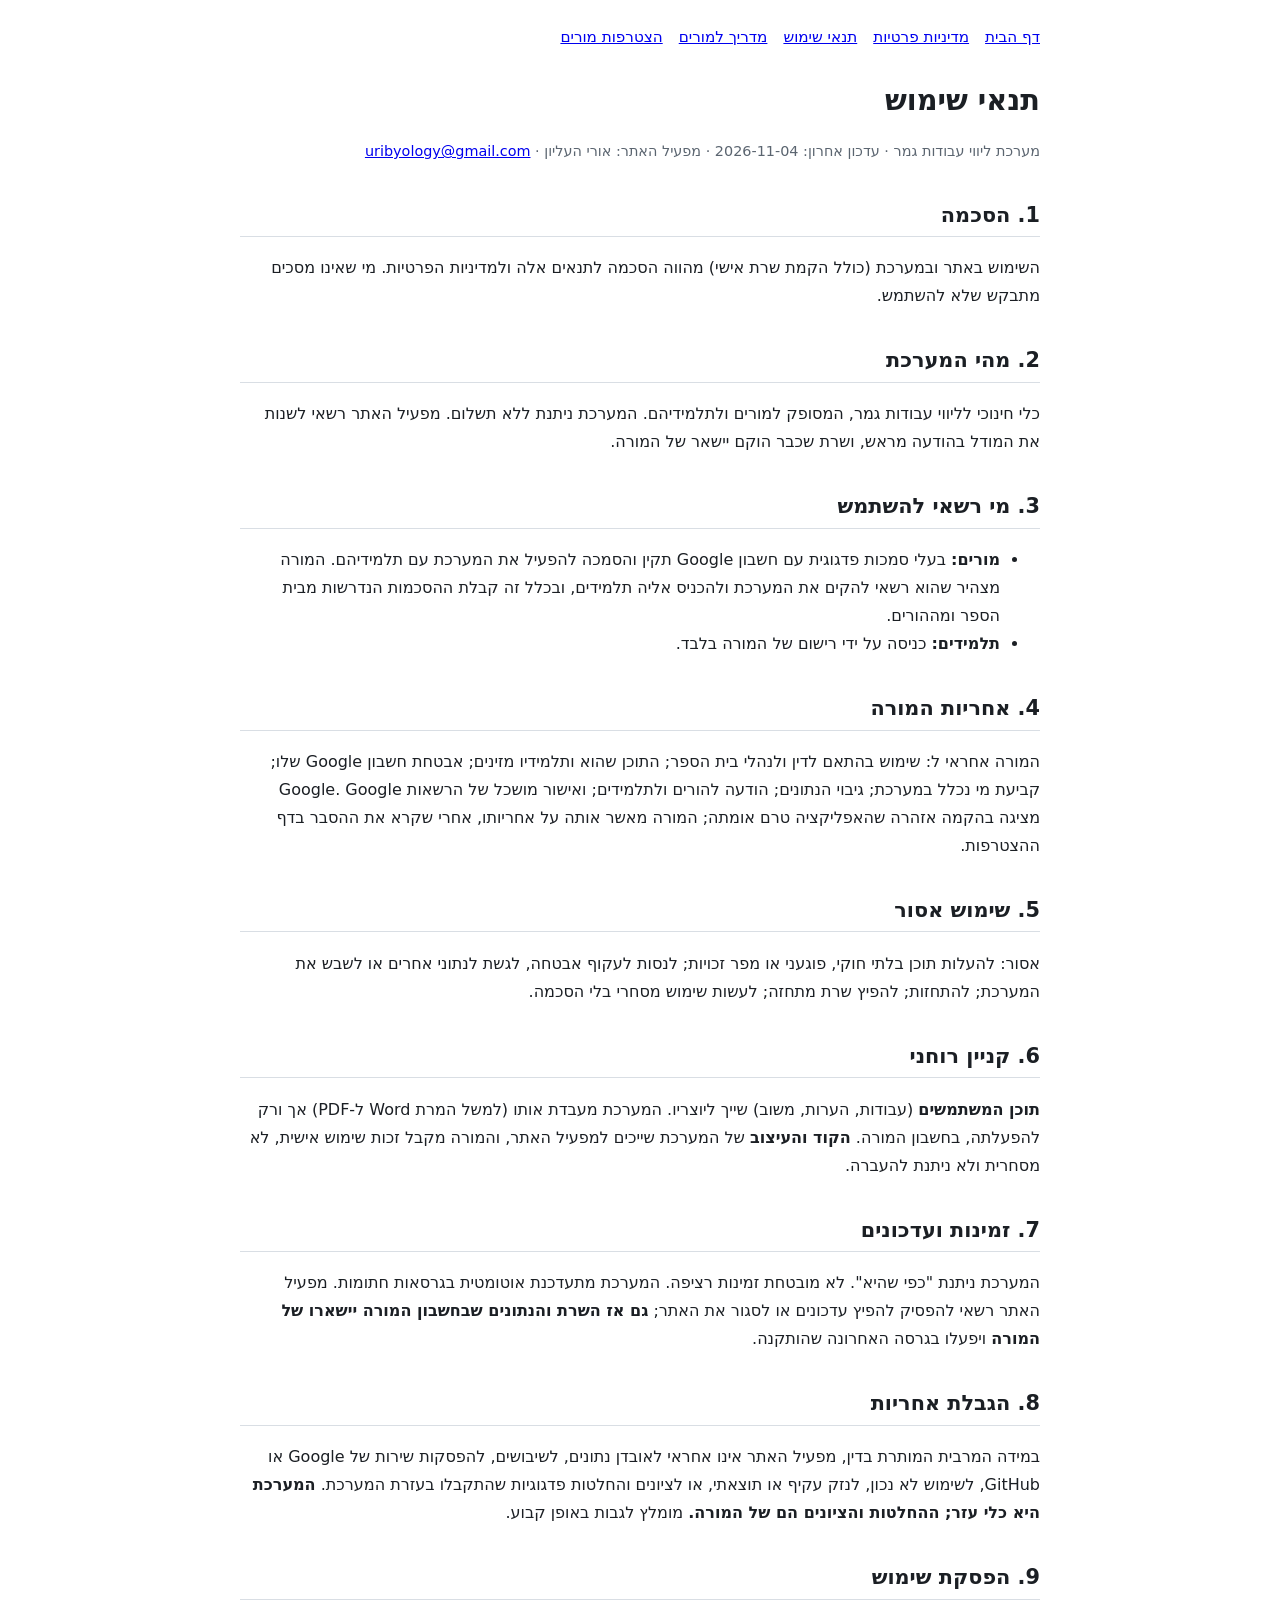
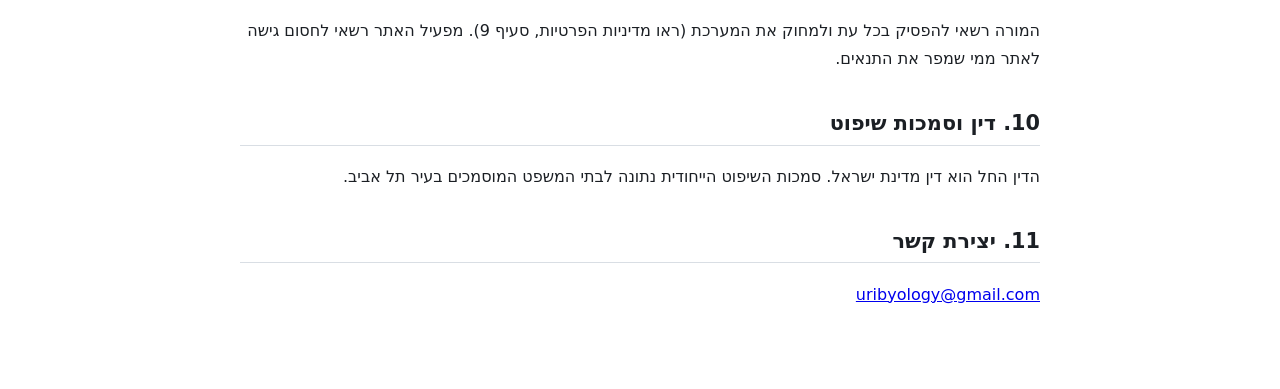
<file: pages/terms.html>
<!doctype html>
<html lang="he" dir="rtl">
<head>
<meta charset="utf-8">
<meta name="viewport" content="width=device-width, initial-scale=1">
<title>תנאי שימוש | מערכת ליווי עבודות גמר</title>
<style>
body{font-family:system-ui,"Segoe UI",Arial,sans-serif;line-height:1.75;max-width:50rem;margin:0 auto;padding:1.5rem 1rem 4rem;color:#1b1f24;background:#fff}
h1{font-size:1.8rem;margin-bottom:.2rem}h2{font-size:1.3rem;margin-top:2rem;border-bottom:1px solid #d9dee4;padding-bottom:.2rem}h3{font-size:1.1rem}
nav{font-size:.95rem;margin-bottom:1.5rem}nav a{margin-inline-end:1rem}
.note{background:#fff8e1;border:1px solid #f0d98a;border-radius:8px;padding:.7rem 1rem;margin:1rem 0}
.en{direction:ltr;text-align:left;border-top:2px solid #d9dee4;margin-top:3rem;padding-top:1rem}
table{border-collapse:collapse;width:100%;font-size:.95rem}td,th{border:1px solid #d9dee4;padding:.4rem .6rem;vertical-align:top;text-align:start}th{background:#f3f5f8}
code{background:#f3f5f8;padding:0 .3rem;border-radius:4px}
.muted{color:#5b6570;font-size:.9rem}
</style>
</head>
<body>
<nav><a href="../">דף הבית</a><a href="privacy.html">מדיניות פרטיות</a><a href="terms.html">תנאי שימוש</a><a href="teachers.html">מדריך למורים</a><a href="../join/">הצטרפות מורים</a></nav>
<h1>תנאי שימוש</h1>
<p class="muted">מערכת ליווי עבודות גמר · עדכון אחרון: 2026-11-04 · מפעיל האתר: אורי העליון · <a href="mailto:uribyology@gmail.com">uribyology@gmail.com</a></p>

<h2>1. הסכמה</h2>
<p>השימוש באתר ובמערכת (כולל הקמת שרת אישי) מהווה הסכמה לתנאים אלה ולמדיניות הפרטיות. מי שאינו מסכים מתבקש שלא להשתמש.</p>

<h2>2. מהי המערכת</h2>
<p>כלי חינוכי לליווי עבודות גמר, המסופק למורים ולתלמידיהם. המערכת ניתנת ללא תשלום. מפעיל האתר רשאי לשנות את המודל בהודעה מראש, ושרת שכבר הוקם יישאר של המורה.</p>

<h2>3. מי רשאי להשתמש</h2>
<ul>
<li><strong>מורים:</strong> בעלי סמכות פדגוגית עם חשבון Google תקין והסמכה להפעיל את המערכת עם תלמידיהם. המורה מצהיר שהוא רשאי להקים את המערכת ולהכניס אליה תלמידים, ובכלל זה קבלת ההסכמות הנדרשות מבית הספר ומההורים.</li>
<li><strong>תלמידים:</strong> כניסה על ידי רישום של המורה בלבד.</li>
</ul>

<h2>4. אחריות המורה</h2>
<p>המורה אחראי ל: שימוש בהתאם לדין ולנהלי בית הספר; התוכן שהוא ותלמידיו מזינים; אבטחת חשבון Google שלו; קביעת מי נכלל במערכת; גיבוי הנתונים; הודעה להורים ולתלמידים; ואישור מושכל של הרשאות Google. Google מציגה בהקמה אזהרה שהאפליקציה טרם אומתה; המורה מאשר אותה על אחריותו, אחרי שקרא את ההסבר בדף ההצטרפות.</p>

<h2>5. שימוש אסור</h2>
<p>אסור: להעלות תוכן בלתי חוקי, פוגעני או מפר זכויות; לנסות לעקוף אבטחה, לגשת לנתוני אחרים או לשבש את המערכת; להתחזות; להפיץ שרת מתחזה; לעשות שימוש מסחרי בלי הסכמה.</p>

<h2>6. קניין רוחני</h2>
<p><strong>תוכן המשתמשים</strong> (עבודות, הערות, משוב) שייך ליוצריו. המערכת מעבדת אותו (למשל המרת Word ל-PDF) אך ורק להפעלתה, בחשבון המורה. <strong>הקוד והעיצוב</strong> של המערכת שייכים למפעיל האתר, והמורה מקבל זכות שימוש אישית, לא מסחרית ולא ניתנת להעברה.</p>

<h2>7. זמינות ועדכונים</h2>
<p>המערכת ניתנת "כפי שהיא". לא מובטחת זמינות רציפה. המערכת מתעדכנת אוטומטית בגרסאות חתומות. מפעיל האתר רשאי להפסיק להפיץ עדכונים או לסגור את האתר; <strong>גם אז השרת והנתונים שבחשבון המורה יישארו של המורה</strong> ויפעלו בגרסה האחרונה שהותקנה.</p>

<h2>8. הגבלת אחריות</h2>
<p>במידה המרבית המותרת בדין, מפעיל האתר אינו אחראי לאובדן נתונים, לשיבושים, להפסקות שירות של Google או GitHub, לשימוש לא נכון, לנזק עקיף או תוצאתי, או לציונים והחלטות פדגוגיות שהתקבלו בעזרת המערכת. <strong>המערכת היא כלי עזר; ההחלטות והציונים הם של המורה.</strong> מומלץ לגבות באופן קבוע.</p>

<h2>9. הפסקת שימוש</h2>
<p>המורה רשאי להפסיק בכל עת ולמחוק את המערכת (ראו מדיניות הפרטיות, סעיף 9). מפעיל האתר רשאי לחסום גישה לאתר ממי שמפר את התנאים.</p>

<h2>10. דין וסמכות שיפוט</h2>
<p>הדין החל הוא דין מדינת ישראל. סמכות השיפוט הייחודית נתונה לבתי המשפט המוסמכים בעיר תל אביב.</p>

<h2>11. יצירת קשר</h2>
<p><a href="mailto:uribyology@gmail.com">uribyology@gmail.com</a></p>
</body>
</html>
</file>
